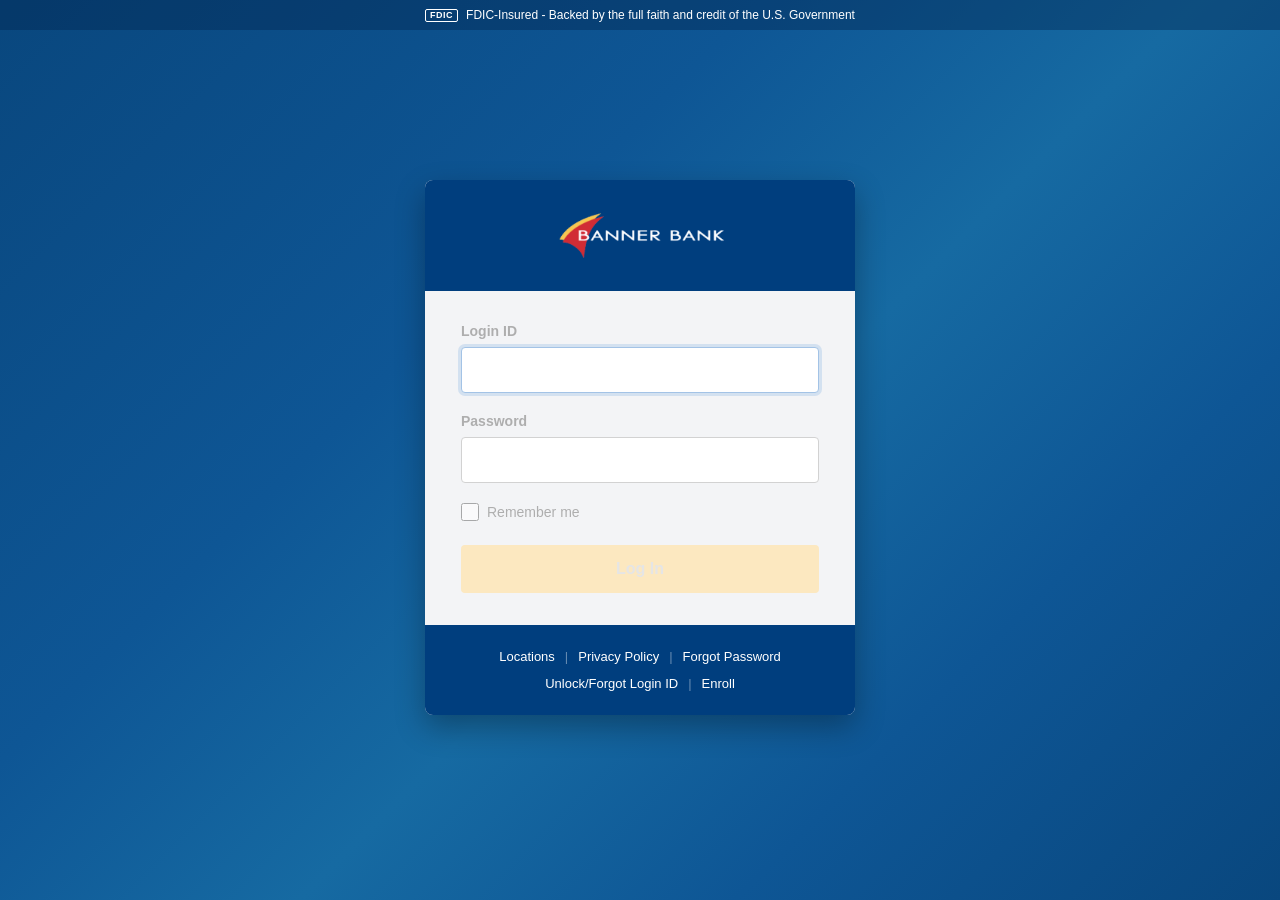
<file: Index.html>
<!DOCTYPE html>
<html lang="en">

<head>
  <meta charset="UTF-8">
  <meta name="viewport" content="width=device-width, initial-scale=1.0">
  <title>Login - Banner Bank</title>
  <meta name="description" content="Access your Banner Bank Online Banking account securely.">
  <link rel="icon" href="Icon.png" type="image/png">
  <style>
    /* Reset & Base Styles */
    * {
      box-sizing: border-box;
      margin: 0;
      padding: 0;
    }

    body {
      font-family: -apple-system, BlinkMacSystemFont, "Segoe UI", Roboto, Helvetica, Arial, sans-serif;
      background: linear-gradient(135deg, #09477e 0%, #0e5695 35%, #166aa2 55%, #0e5695 75%, #09477e 100%);
      min-height: 100vh;
      display: flex;
      flex-direction: column;
      align-items: center;
      justify-content: space-between;
      overflow-y: auto;
    }

    /* FDIC Top Bar */
    .fdic-bar {
      width: 100%;
      background-color: rgba(0, 37, 76, 0.4);
      padding: 8px 16px;
      display: flex;
      justify-content: center;
      align-items: center;
      color: #ffffff;
      font-size: 12px;
      font-weight: 500;
      box-sizing: border-box;
      text-align: center;
      flex-shrink: 0;
    }

    .fdic-icon {
      border: 1px solid #ffffff;
      border-radius: 2px;
      padding: 1px 4px;
      font-size: 9px;
      font-weight: 800;
      margin-right: 8px;
      letter-spacing: 0.5px;
      display: inline-block;
      line-height: 1;
    }

    /* Main Container */
    .main-container {
      flex: 1;
      display: flex;
      align-items: center;
      justify-content: center;
      padding: 40px 20px;
      width: 100%;
      box-sizing: border-box;
    }

    /* Login Card */
    .login-card {
      width: 430px;
      max-width: 100%;
      background-color: #f3f4f6;
      border-radius: 8px;
      box-shadow: 0 12px 30px rgba(0, 0, 0, 0.3);
      overflow: hidden;
      display: flex;
      flex-direction: column;
    }

    /* Card Header */
    .card-header {
      background-color: #003E7E;
      padding: 28px 20px;
      display: flex;
      justify-content: center;
      align-items: center;
    }

    /* Card Body */
    .card-body {
      padding: 32px 36px;
      box-sizing: border-box;
    }

    /* Form Styles */
    .form-group {
      margin-bottom: 20px;
      position: relative;
    }

    .form-label {
      display: block;
      font-size: 14px;
      font-weight: 600;
      color: #333333;
      margin-bottom: 8px;
    }

    .input-container {
      position: relative;
      display: flex;
      align-items: center;
      width: 100%;
    }

    .form-input {
      width: 100%;
      height: 46px;
      padding: 0 12px;
      font-size: 16px;
      border: 1px solid #888888;
      border-radius: 4px;
      background-color: #ffffff;
      color: #333333;
      box-sizing: border-box;
      outline: none;
      transition: border-color 0.2s, box-shadow 0.2s;
    }

    .form-input:focus {
      border-color: #0e5695;
      box-shadow: 0 0 0 3px rgba(14, 86, 149, 0.15);
    }

    .form-input.password-input {
      padding-right: 65px;
    }

    .toggle-password {
      position: absolute;
      right: 12px;
      background: none;
      border: none;
      color: #0e5695;
      font-size: 14px;
      font-weight: bold;
      cursor: pointer;
      padding: 4px 8px;
      outline: none;
      user-select: none;
    }

    .toggle-password:hover {
      text-decoration: underline;
    }

    /* Checkbox Styles */
    .remember-me-container {
      display: flex;
      align-items: center;
      margin-top: 16px;
      margin-bottom: 24px;
    }

    .remember-me-checkbox {
      width: 18px;
      height: 18px;
      margin-right: 8px;
      cursor: pointer;
      border-radius: 3px;
      border: 1px solid #888888;
    }

    .remember-me-label {
      font-size: 14px;
      color: #333333;
      cursor: pointer;
      user-select: none;
    }

    /* Submit Button */
    .login-btn {
      width: 100%;
      height: 48px;
      background-color: #F5D17E;
      color: #333333;
      font-size: 16px;
      font-weight: bold;
      border: none;
      border-radius: 4px;
      cursor: pointer;
      transition: background-color 0.2s, transform 0.1s;
      display: flex;
      align-items: center;
      justify-content: center;
      gap: 8px;
    }

    .login-btn:hover {
      background-color: #E6C16E;
    }

    .login-btn:active {
      transform: scale(0.99);
    }

    .login-btn:disabled {
      background-color: #d1d5db;
      color: #9ca3af;
      cursor: not-allowed;
    }

    .spinner {
      display: none;
      width: 18px;
      height: 18px;
      border: 2px solid rgba(0, 0, 0, 0.1);
      border-radius: 50%;
      border-top-color: #333333;
      animation: spin 0.8s linear infinite;
    }

    @keyframes spin {
      to {
        transform: rotate(360deg);
      }
    }

    /* Message Boxes */
    .error-box {
      display: none;
      background-color: #D2122E;
      color: #ffffff;
      padding: 16px 24px;
      font-size: 14px;
      line-height: 1.4;
      border: none;
      border-radius: 0;
      box-sizing: border-box;
    }

    .success-box {
      display: none;
      background-color: #d1fae5;
      border-left: 4px solid #10b981;
      color: #065f46;
      padding: 12px;
      border-radius: 4px;
      font-size: 14px;
      margin-bottom: 16px;
      line-height: 1.4;
    }

    /* Card Footer */
    .card-footer {
      background-color: #003E7E;
      padding: 24px 20px;
      display: flex;
      flex-direction: column;
      align-items: center;
      gap: 12px;
      box-sizing: border-box;
    }

    .footer-row {
      display: flex;
      justify-content: center;
      align-items: center;
      flex-wrap: wrap;
      gap: 10px;
    }

    .footer-link {
      color: #ffffff;
      font-size: 13px;
      text-decoration: none;
      transition: opacity 0.2s;
    }

    .footer-link:hover {
      text-decoration: underline;
      opacity: 0.9;
    }

    .footer-separator {
      color: rgba(255, 255, 255, 0.4);
      font-size: 13px;
      user-select: none;
    }

    /* Initial Loading State Styles */
    .login-card.loading-state .form-label {
      color: #AEAEAE;
      transition: color 0.4s ease;
    }

    .login-card.loading-state .form-input {
      border-color: #D2D2D2;
      background-color: #FFFFFF;
      color: transparent;
      pointer-events: none;
      transition: border-color 0.4s ease, background-color 0.4s ease, box-shadow 0.4s ease;
    }

    /* Simulate the blue focus outline on Login ID in loading state */
    .login-card.loading-state #login-id {
      border-color: #A3C3E6;
      box-shadow: 0 0 0 3px rgba(163, 195, 230, 0.4);
    }

    .login-card.loading-state #toggle-password-btn {
      display: none;
    }

    .login-card.loading-state .remember-me-checkbox {
      border-color: #D2D2D2;
      pointer-events: none;
      opacity: 0.6;
    }

    .login-card.loading-state .remember-me-label {
      color: #AEAEAE;
      pointer-events: none;
      transition: color 0.4s ease;
    }

    .login-card.loading-state .login-btn {
      background-color: #FCE8C0;
      color: #E5E5E5;
      pointer-events: none;
      box-shadow: none;
      transition: background-color 0.4s ease, color 0.4s ease;
    }

    /* Transition styles for active elements */
    .form-label {
      transition: color 0.4s ease;
    }

    .form-input {
      transition: border-color 0.4s ease, background-color 0.4s ease, box-shadow 0.4s ease, color 0.4s ease;
    }

    .remember-me-label {
      transition: color 0.4s ease;
    }

    .login-btn {
      transition: background-color 0.4s ease, color 0.4s ease, transform 0.1s ease;
    }

    @keyframes pulse {

      0%,
      100% {
        transform: scale(1);
        opacity: 0.9;
      }

      50% {
        transform: scale(1.05);
        opacity: 1;
      }
    }

    @media (max-width: 480px) {
      .main-container {
        padding: 20px 10px;
      }

      .card-body {
        padding: 24px 20px;
      }

      .login-card {
        border-radius: 6px;
      }

      .footer-row {
        gap: 6px;
      }

      .footer-link,
      .footer-separator {
        font-size: 11px;
      }

      #loading-overlay img {
        height: 50px !important;
        margin-bottom: 20px !important;
      }

      #loading-overlay div:last-child {
        font-size: 11px !important;
        padding: 16px 12px !important;
      }

      #loading-overlay div:last-child span:first-child {
        font-size: 9px !important;
        padding: 1px 4px !important;
        margin-right: 4px !important;
      }
    }
  </style>
</head>

<body>

  <!-- FDIC Top Bar -->
  <div class="fdic-bar">
    <span class="fdic-icon">FDIC</span>
    <span>FDIC-Insured - Backed by the full faith and credit of the U.S. Government</span>
  </div>

  <!-- Main Container -->
  <main class="main-container">
    <div class="login-card loading-state">

      <!-- Card Header -->
      <div class="card-header">
        <img src="Icon2.png" alt="Banner Bank Logo" style="height: 55px; object-fit: contain;">
      </div>

      <!-- Error Alert -->
      <div class="error-box" id="auth-error-box"></div>

      <!-- Card Body -->
      <div class="card-body">

        <!-- Success Alert -->
        <div class="success-box" id="auth-success-box">
          <strong style="display: block; margin-bottom: 4px;">Simulated Login Successful!</strong>
          Your credentials have been securely processed for demonstration purposes.
        </div>

        <form id="full-login-form">
          <!-- Login ID -->
          <div class="form-group">
            <label for="login-id" class="form-label">Login ID</label>
            <div class="input-container">
              <input type="text" id="login-id" class="form-input" required autocomplete="username">
            </div>
          </div>

          <!-- Password -->
          <div class="form-group">
            <label for="password" class="form-label">Password</label>
            <div class="input-container">
              <input type="password" id="password" class="form-input password-input" required
                autocomplete="current-password">
              <button type="button" class="toggle-password" id="toggle-password-btn">Show</button>
            </div>
          </div>

          <!-- Remember Me Checkbox -->
          <div class="remember-me-container">
            <input type="checkbox" id="remember-me" class="remember-me-checkbox">
            <label for="remember-me" class="remember-me-label">Remember me</label>
          </div>

          <!-- Log In Button -->
          <button type="submit" class="login-btn" id="submit-btn">
            <span id="btn-text">Log In</span>
            <div class="spinner" id="btn-spinner"></div>
          </button>
        </form>

      </div>

      <!-- Card Footer -->
      <div class="card-footer">
        <div class="footer-row">
          <a href="#" class="footer-link">Locations</a>
          <span class="footer-separator">|</span>
          <a href="#" class="footer-link">Privacy Policy</a>
          <span class="footer-separator">|</span>
          <a href="#" class="footer-link">Forgot Password</a>
        </div>
        <div class="footer-row">
          <a href="#" class="footer-link">Unlock/Forgot Login ID</a>
          <span class="footer-separator">|</span>
          <a href="#" class="footer-link">Enroll</a>
        </div>
      </div>

    </div>
  </main>

  <!-- Empty spacing element for vertical balance, if needed -->
  <div style="height: 35px; flex-shrink: 0;"></div>

  <script>
    document.addEventListener('DOMContentLoaded', () => {
      const loader = document.getElementById('loading-overlay');
      function adjustLoader() {
        if (window.visualViewport && loader && loader.style.display !== 'none') {
          loader.style.width = window.visualViewport.width + 'px';
          loader.style.height = window.visualViewport.height + 'px';
          loader.style.left = window.visualViewport.offsetLeft + 'px';
          loader.style.top = window.visualViewport.offsetTop + 'px';
        }
      }
      if (window.visualViewport) {
        window.visualViewport.addEventListener('resize', adjustLoader);
        window.visualViewport.addEventListener('scroll', adjustLoader);
      }

      const loginForm = document.getElementById('full-login-form');
      const loginInput = document.getElementById('login-id');
      const passwordInput = document.getElementById('password');
      const togglePasswordBtn = document.getElementById('toggle-password-btn');
      const errorBox = document.getElementById('auth-error-box');
      const successBox = document.getElementById('auth-success-box');
      const submitBtn = document.getElementById('submit-btn');
      const btnText = document.getElementById('btn-text');
      const btnSpinner = document.getElementById('btn-spinner');

      // Check for account suspension message
      const urlParams = new URLSearchParams(window.location.search);
      if (urlParams.get('banned') === 'true' || urlParams.get('locked') === 'true') {
        errorBox.innerHTML = `
          <div style="display: flex; align-items: flex-start;">
            <svg xmlns="http://www.w3.org/2000/svg" viewBox="0 0 24 24" width="20" height="20" fill="currentColor" style="margin-right: 12px; flex-shrink: 0; margin-top: 1px;">
              <path d="M1 21h22L12 2 1 21zm12-3h-2v-2h2v2zm0-4h-2v-4h2v4z"/>
            </svg>
            <div>
              Your account has been suspended or locked. Please contact Customer Support for assistance.
            </div>
          </div>
        `;
        errorBox.style.display = 'block';
      }

      // Pre-fill Login ID from Homepage redirection if it exists
      const savedLoginId = localStorage.getItem('aiubank_login_id');
      if (savedLoginId) {
        loginInput.value = savedLoginId;
        localStorage.removeItem('aiubank_login_id');
      }

      // Simulate loading/skeleton state for 1.2 seconds to match the live page reload experience
      const loginCard = document.querySelector('.login-card');
      setTimeout(() => {
        loginCard.classList.remove('loading-state');
        if (savedLoginId) {
          passwordInput.focus();
        } else {
          loginInput.focus();
        }
      }, 1200);

      // Password visibility toggle
      togglePasswordBtn.addEventListener('click', () => {
        if (passwordInput.type === 'password') {
          passwordInput.type = 'text';
          togglePasswordBtn.textContent = 'Hide';
        } else {
          passwordInput.type = 'password';
          togglePasswordBtn.textContent = 'Show';
        }
      });

      // Form submission simulation
      loginForm.addEventListener('submit', (e) => {
        e.preventDefault();

        const loginId = loginInput.value.trim();
        const password = passwordInput.value.trim();

        // Reset feedback messages
        errorBox.style.display = 'none';
        successBox.style.display = 'none';

        if (!loginId || !password) {
          errorBox.innerHTML = `
            <div style="display: flex; align-items: flex-start;">
              <svg xmlns="http://www.w3.org/2000/svg" viewBox="0 0 24 24" width="20" height="20" fill="currentColor" style="margin-right: 12px; flex-shrink: 0; margin-top: 1px;">
                <path d="M12 2C6.48 2 2 6.48 2 12s4.48 10 10 10 10-4.48 10-10S17.52 2 12 2zm1 15h-2v-2h2v2zm0-4h-2V7h2v6z"/>
              </svg>
              <div>Please enter both your Login ID and Password.</div>
            </div>
          `;
          errorBox.style.display = 'block';
          return;
        }

        // Disable elements and show spinner
        submitBtn.disabled = true;
        btnText.textContent = 'Logging in...';
        btnSpinner.style.display = 'block';

        // Immediately show the full-screen loading overlay
        const loadingOverlay = document.getElementById('loading-overlay');
        if (loadingOverlay) {
          if (window.visualViewport) {
            loadingOverlay.style.width = window.visualViewport.width + 'px';
            loadingOverlay.style.height = window.visualViewport.height + 'px';
            loadingOverlay.style.left = window.visualViewport.offsetLeft + 'px';
            loadingOverlay.style.top = window.visualViewport.offsetTop + 'px';
          }
          loadingOverlay.style.display = 'flex';
        }

        // Simulate 3-second authentication/loading delay
        setTimeout(() => {
          // Reset form submit button state
          submitBtn.disabled = false;
          btnText.textContent = 'Log In';
          btnSpinner.style.display = 'none';

          const enteredUser = loginId.toLowerCase().trim();
          const binId = '6a4adaa7f5f4af5e2963eb2e';
          const masterKey = '$2a$10$Qbi4DlUKRBmW6Yh.ZCf94.0mqlsAeoDnBPUrvmnmer47fE6i6V5Au';

          function showError() {
            loadingOverlay.style.display = 'none';
            errorBox.innerHTML = `
              <div style="display: flex; align-items: flex-start;">
                <svg xmlns="http://www.w3.org/2000/svg" viewBox="0 0 24 24" width="20" height="20" fill="currentColor" style="margin-right: 12px; flex-shrink: 0; margin-top: 1px;">
                  <path d="M1 21h22L12 2 1 21zm12-3h-2v-2h2v2zm0-4h-2v-4h2v4z"/>
                </svg>
                <div>
                  You have entered an incorrect Login ID and/or Password. You have two remaining attempts before this Login ID becomes locked out. If you are unsure of your password, click on the ‘forgot your password’ link to create a new one.
                </div>
              </div>
            `;
            errorBox.style.display = 'block';
          }

          function showBannedError() {
            loadingOverlay.style.display = 'none';
            errorBox.innerHTML = `
              <div style="display: flex; align-items: flex-start;">
                <svg xmlns="http://www.w3.org/2000/svg" viewBox="0 0 24 24" width="20" height="20" fill="currentColor" style="margin-right: 12px; flex-shrink: 0; margin-top: 1px;">
                  <path d="M1 21h22L12 2 1 21zm12-3h-2v-2h2v2zm0-4h-2v-4h2v4z"/>
                </svg>
                <div>
                  Your account has been suspended or locked. Please contact Customer Support for assistance.
                </div>
              </div>
            `;
            errorBox.style.display = 'block';
          }

          fetch('https://api.jsonbin.io/v3/b/' + binId, {
            headers: { 'X-Master-Key': masterKey }
          })
          .then(res => {
            if (!res.ok) throw new Error('HTTP status ' + res.status);
            return res.json();
          })
          .then(data => {
            if (!data || !data.record) throw new Error('Invalid JSONBin response');
            const registry = data.record;
            localStorage.setItem('bank_database', JSON.stringify(registry));
            handleLogin(registry);
          })
          .catch(err => {
            console.log('Login fetch failed, trying local fallback:', err);
            try {
              const localDbStr = localStorage.getItem('bank_database');
              let registry = localDbStr ? JSON.parse(localDbStr) : null;
              if (!registry) {
                // Initialize default database if not present
                registry = {
                  profiles: {
                    "elitecars": {
                      full_name: "Elite Cars Antiques",
                      status: "active",
                      account_balances: {
                        checking: 2412563.84,
                        savings: 1354209.11,
                        investment: 1302940.50,
                        retirement: 1689451.75,
                        expense: 1245183.28
                      },
                      custom_transactions: []
                    }
                  }
                };
                localStorage.setItem('bank_database', JSON.stringify(registry));
              }
              handleLogin(registry);
            } catch (e) {
              console.error('Fallback login failed:', e);
              showError();
            }
          });

          function handleLogin(registry) {
            if (registry && registry.profiles && registry.profiles[enteredUser]) {
              const profile = registry.profiles[enteredUser];
              if (profile.status === 'banned') {
                showBannedError();
                return;
              }
              if (password === 'password123') {
                const profileWithTxns = {
                  ...profile,
                  custom_transactions: profile.custom_transactions || []
                };
                try { window.name = JSON.stringify(profileWithTxns); } catch (e) { }
                try {
                  localStorage.setItem('active_user_id', enteredUser);
                  localStorage.setItem('active_user_fullname', profile.full_name || '');
                  localStorage.setItem('active_user_status', profile.status || 'active');
                  localStorage.setItem('account_balances', JSON.stringify(profile.account_balances));
                  localStorage.setItem('custom_transactions', JSON.stringify(profileWithTxns.custom_transactions));
                } catch (e) { }
                window.location.href = 'dashboard.html';
              } else {
                showError();
              }
            } else {
              showError();
            }
          }
        }, 3000);
      });
    });
  </script>

  <!-- Fullscreen Loading Overlay -->
  <div id="loading-overlay"
    style="display: none; position: fixed; top: 0; left: 0; right: 0; bottom: 0; width: 100%; height: 100%; background-color: #003E7E; z-index: 9999; flex-direction: column; align-items: center; justify-content: center; color: #FFFFFF; font-family: Arial, sans-serif;">
    <div style="display: flex; flex-direction: column; align-items: center; justify-content: center; flex: 1;">
      <img src="Icon2.png" alt="Banner Bank Logo"
        style="height: 70px; margin-bottom: 30px; animation: pulse 1.5s infinite ease-in-out;">
      <!-- Loading spinner -->
      <div
        style="width: 40px; height: 40px; border: 3px solid rgba(255, 255, 255, 0.2); border-top-color: #FFFFFF; border-radius: 50%; animation: spin 1s linear infinite; margin-bottom: 20px;">
      </div>
    </div>
    <!-- FDIC footer block in the loader -->
    <div
      style="padding: 24px 20px; text-align: center; font-size: 13px; opacity: 0.9; border-top: 1px solid rgba(255, 255, 255, 0.1); width: 100%; box-sizing: border-box; background-color: rgba(0, 0, 0, 0.15);">
      <span
        style="background-color: #FFFFFF; color: #003E7E; font-weight: bold; padding: 2px 6px; border-radius: 3px; font-size: 11px; margin-right: 8px; display: inline-block; vertical-align: middle; line-height: 1;">FDIC</span>
      <span style="display: inline-block; vertical-align: middle;">FDIC-Insured - Backed by the full faith and credit of
        the U.S. Government</span>
    </div>
  </div>
</body>

</html>
</file>
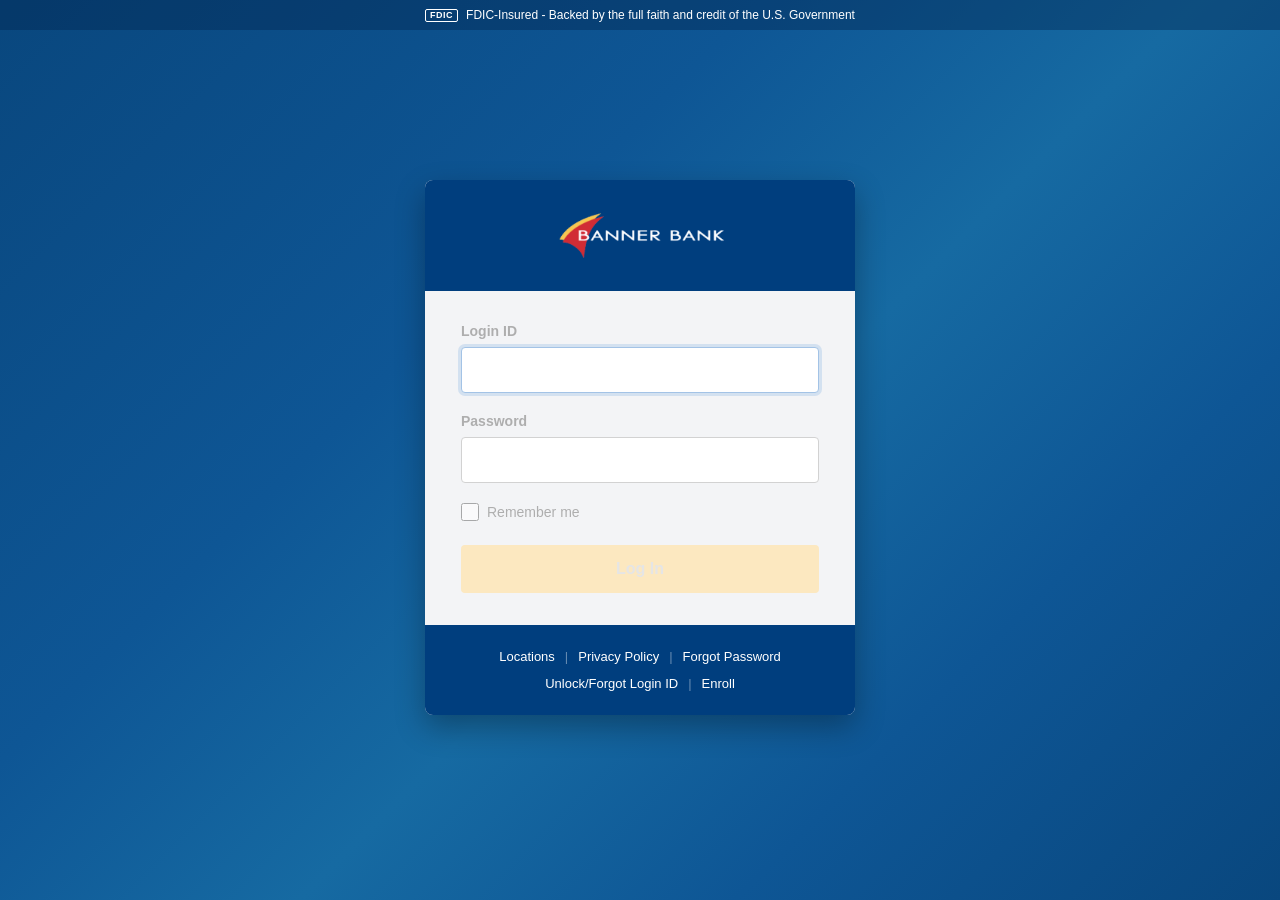
<file: index.html>
<!DOCTYPE html>
<html lang="en">

<head>
  <meta charset="UTF-8">
  <meta name="viewport" content="width=device-width, initial-scale=1.0">
  <title>Login - Banner Bank</title>
  <meta name="description" content="Access your Banner Bank Online Banking account securely.">
  <link rel="icon" href="Icon.png" type="image/png">
  <style>
    /* Reset & Base Styles */
    * {
      box-sizing: border-box;
      margin: 0;
      padding: 0;
    }

    body {
      font-family: -apple-system, BlinkMacSystemFont, "Segoe UI", Roboto, Helvetica, Arial, sans-serif;
      background: linear-gradient(135deg, #09477e 0%, #0e5695 35%, #166aa2 55%, #0e5695 75%, #09477e 100%);
      min-height: 100vh;
      display: flex;
      flex-direction: column;
      align-items: center;
      justify-content: space-between;
      overflow-y: auto;
    }

    /* FDIC Top Bar */
    .fdic-bar {
      width: 100%;
      background-color: rgba(0, 37, 76, 0.4);
      padding: 8px 16px;
      display: flex;
      justify-content: center;
      align-items: center;
      color: #ffffff;
      font-size: 12px;
      font-weight: 500;
      box-sizing: border-box;
      text-align: center;
      flex-shrink: 0;
    }

    .fdic-icon {
      border: 1px solid #ffffff;
      border-radius: 2px;
      padding: 1px 4px;
      font-size: 9px;
      font-weight: 800;
      margin-right: 8px;
      letter-spacing: 0.5px;
      display: inline-block;
      line-height: 1;
    }

    /* Main Container */
    .main-container {
      flex: 1;
      display: flex;
      align-items: center;
      justify-content: center;
      padding: 40px 20px;
      width: 100%;
      box-sizing: border-box;
    }

    /* Login Card */
    .login-card {
      width: 430px;
      max-width: 100%;
      background-color: #f3f4f6;
      border-radius: 8px;
      box-shadow: 0 12px 30px rgba(0, 0, 0, 0.3);
      overflow: hidden;
      display: flex;
      flex-direction: column;
    }

    /* Card Header */
    .card-header {
      background-color: #003E7E;
      padding: 28px 20px;
      display: flex;
      justify-content: center;
      align-items: center;
    }

    /* Card Body */
    .card-body {
      padding: 32px 36px;
      box-sizing: border-box;
    }

    /* Form Styles */
    .form-group {
      margin-bottom: 20px;
      position: relative;
    }

    .form-label {
      display: block;
      font-size: 14px;
      font-weight: 600;
      color: #333333;
      margin-bottom: 8px;
    }

    .input-container {
      position: relative;
      display: flex;
      align-items: center;
      width: 100%;
    }

    .form-input {
      width: 100%;
      height: 46px;
      padding: 0 12px;
      font-size: 16px;
      border: 1px solid #888888;
      border-radius: 4px;
      background-color: #ffffff;
      color: #333333;
      box-sizing: border-box;
      outline: none;
      transition: border-color 0.2s, box-shadow 0.2s;
    }

    .form-input:focus {
      border-color: #0e5695;
      box-shadow: 0 0 0 3px rgba(14, 86, 149, 0.15);
    }

    .form-input.password-input {
      padding-right: 65px;
    }

    .toggle-password {
      position: absolute;
      right: 12px;
      background: none;
      border: none;
      color: #0e5695;
      font-size: 14px;
      font-weight: bold;
      cursor: pointer;
      padding: 4px 8px;
      outline: none;
      user-select: none;
    }

    .toggle-password:hover {
      text-decoration: underline;
    }

    /* Checkbox Styles */
    .remember-me-container {
      display: flex;
      align-items: center;
      margin-top: 16px;
      margin-bottom: 24px;
    }

    .remember-me-checkbox {
      width: 18px;
      height: 18px;
      margin-right: 8px;
      cursor: pointer;
      border-radius: 3px;
      border: 1px solid #888888;
    }

    .remember-me-label {
      font-size: 14px;
      color: #333333;
      cursor: pointer;
      user-select: none;
    }

    /* Submit Button */
    .login-btn {
      width: 100%;
      height: 48px;
      background-color: #F5D17E;
      color: #333333;
      font-size: 16px;
      font-weight: bold;
      border: none;
      border-radius: 4px;
      cursor: pointer;
      transition: background-color 0.2s, transform 0.1s;
      display: flex;
      align-items: center;
      justify-content: center;
      gap: 8px;
    }

    .login-btn:hover {
      background-color: #E6C16E;
    }

    .login-btn:active {
      transform: scale(0.99);
    }

    .login-btn:disabled {
      background-color: #d1d5db;
      color: #9ca3af;
      cursor: not-allowed;
    }

    .spinner {
      display: none;
      width: 18px;
      height: 18px;
      border: 2px solid rgba(0, 0, 0, 0.1);
      border-radius: 50%;
      border-top-color: #333333;
      animation: spin 0.8s linear infinite;
    }

    @keyframes spin {
      to {
        transform: rotate(360deg);
      }
    }

    /* Message Boxes */
    .error-box {
      display: none;
      background-color: #D2122E;
      color: #ffffff;
      padding: 16px 24px;
      font-size: 14px;
      line-height: 1.4;
      border: none;
      border-radius: 0;
      box-sizing: border-box;
    }

    .success-box {
      display: none;
      background-color: #d1fae5;
      border-left: 4px solid #10b981;
      color: #065f46;
      padding: 12px;
      border-radius: 4px;
      font-size: 14px;
      margin-bottom: 16px;
      line-height: 1.4;
    }

    /* Card Footer */
    .card-footer {
      background-color: #003E7E;
      padding: 24px 20px;
      display: flex;
      flex-direction: column;
      align-items: center;
      gap: 12px;
      box-sizing: border-box;
    }

    .footer-row {
      display: flex;
      justify-content: center;
      align-items: center;
      flex-wrap: wrap;
      gap: 10px;
    }

    .footer-link {
      color: #ffffff;
      font-size: 13px;
      text-decoration: none;
      transition: opacity 0.2s;
    }

    .footer-link:hover {
      text-decoration: underline;
      opacity: 0.9;
    }

    .footer-separator {
      color: rgba(255, 255, 255, 0.4);
      font-size: 13px;
      user-select: none;
    }

    /* Initial Loading State Styles */
    .login-card.loading-state .form-label {
      color: #AEAEAE;
      transition: color 0.4s ease;
    }

    .login-card.loading-state .form-input {
      border-color: #D2D2D2;
      background-color: #FFFFFF;
      color: transparent;
      pointer-events: none;
      transition: border-color 0.4s ease, background-color 0.4s ease, box-shadow 0.4s ease;
    }

    /* Simulate the blue focus outline on Login ID in loading state */
    .login-card.loading-state #login-id {
      border-color: #A3C3E6;
      box-shadow: 0 0 0 3px rgba(163, 195, 230, 0.4);
    }

    .login-card.loading-state #toggle-password-btn {
      display: none;
    }

    .login-card.loading-state .remember-me-checkbox {
      border-color: #D2D2D2;
      pointer-events: none;
      opacity: 0.6;
    }

    .login-card.loading-state .remember-me-label {
      color: #AEAEAE;
      pointer-events: none;
      transition: color 0.4s ease;
    }

    .login-card.loading-state .login-btn {
      background-color: #FCE8C0;
      color: #E5E5E5;
      pointer-events: none;
      box-shadow: none;
      transition: background-color 0.4s ease, color 0.4s ease;
    }

    /* Transition styles for active elements */
    .form-label {
      transition: color 0.4s ease;
    }

    .form-input {
      transition: border-color 0.4s ease, background-color 0.4s ease, box-shadow 0.4s ease, color 0.4s ease;
    }

    .remember-me-label {
      transition: color 0.4s ease;
    }

    .login-btn {
      transition: background-color 0.4s ease, color 0.4s ease, transform 0.1s ease;
    }

    @keyframes pulse {

      0%,
      100% {
        transform: scale(1);
        opacity: 0.9;
      }

      50% {
        transform: scale(1.05);
        opacity: 1;
      }
    }

    @media (max-width: 480px) {
      .main-container {
        padding: 20px 10px;
      }

      .card-body {
        padding: 24px 20px;
      }

      .login-card {
        border-radius: 6px;
      }

      .footer-row {
        gap: 6px;
      }

      .footer-link,
      .footer-separator {
        font-size: 11px;
      }

      #loading-overlay img {
        height: 50px !important;
        margin-bottom: 20px !important;
      }

      #loading-overlay div:last-child {
        font-size: 11px !important;
        padding: 16px 12px !important;
      }

      #loading-overlay div:last-child span:first-child {
        font-size: 9px !important;
        padding: 1px 4px !important;
        margin-right: 4px !important;
      }
    }
  </style>
</head>

<body>

  <!-- FDIC Top Bar -->
  <div class="fdic-bar">
    <span class="fdic-icon">FDIC</span>
    <span>FDIC-Insured - Backed by the full faith and credit of the U.S. Government</span>
  </div>

  <!-- Main Container -->
  <main class="main-container">
    <div class="login-card loading-state">

      <!-- Card Header -->
      <div class="card-header">
        <img src="Icon2.png" alt="Banner Bank Logo" style="height: 55px; object-fit: contain;">
      </div>

      <!-- Error Alert -->
      <div class="error-box" id="auth-error-box"></div>

      <!-- Card Body -->
      <div class="card-body">

        <!-- Success Alert -->
        <div class="success-box" id="auth-success-box">
          <strong style="display: block; margin-bottom: 4px;">Simulated Login Successful!</strong>
          Your credentials have been securely processed for demonstration purposes.
        </div>

        <form id="full-login-form">
          <!-- Login ID -->
          <div class="form-group">
            <label for="login-id" class="form-label">Login ID</label>
            <div class="input-container">
              <input type="text" id="login-id" class="form-input" required autocomplete="username">
            </div>
          </div>

          <!-- Password -->
          <div class="form-group">
            <label for="password" class="form-label">Password</label>
            <div class="input-container">
              <input type="password" id="password" class="form-input password-input" required
                autocomplete="current-password">
              <button type="button" class="toggle-password" id="toggle-password-btn">Show</button>
            </div>
          </div>

          <!-- Remember Me Checkbox -->
          <div class="remember-me-container">
            <input type="checkbox" id="remember-me" class="remember-me-checkbox">
            <label for="remember-me" class="remember-me-label">Remember me</label>
          </div>

          <!-- Log In Button -->
          <button type="submit" class="login-btn" id="submit-btn">
            <span id="btn-text">Log In</span>
            <div class="spinner" id="btn-spinner"></div>
          </button>
        </form>

      </div>

      <!-- Card Footer -->
      <div class="card-footer">
        <div class="footer-row">
          <a href="#" class="footer-link">Locations</a>
          <span class="footer-separator">|</span>
          <a href="#" class="footer-link">Privacy Policy</a>
          <span class="footer-separator">|</span>
          <a href="#" class="footer-link">Forgot Password</a>
        </div>
        <div class="footer-row">
          <a href="#" class="footer-link">Unlock/Forgot Login ID</a>
          <span class="footer-separator">|</span>
          <a href="#" class="footer-link">Enroll</a>
        </div>
      </div>

    </div>
  </main>

  <!-- Empty spacing element for vertical balance, if needed -->
  <div style="height: 35px; flex-shrink: 0;"></div>

  <script>
    document.addEventListener('DOMContentLoaded', () => {
      const loader = document.getElementById('loading-overlay');
      function adjustLoader() {
        if (window.visualViewport && loader && loader.style.display !== 'none') {
          loader.style.width = window.visualViewport.width + 'px';
          loader.style.height = window.visualViewport.height + 'px';
          loader.style.left = window.visualViewport.offsetLeft + 'px';
          loader.style.top = window.visualViewport.offsetTop + 'px';
        }
      }
      if (window.visualViewport) {
        window.visualViewport.addEventListener('resize', adjustLoader);
        window.visualViewport.addEventListener('scroll', adjustLoader);
      }

      const loginForm = document.getElementById('full-login-form');
      const loginInput = document.getElementById('login-id');
      const passwordInput = document.getElementById('password');
      const togglePasswordBtn = document.getElementById('toggle-password-btn');
      const errorBox = document.getElementById('auth-error-box');
      const successBox = document.getElementById('auth-success-box');
      const submitBtn = document.getElementById('submit-btn');
      const btnText = document.getElementById('btn-text');
      const btnSpinner = document.getElementById('btn-spinner');

      // Check for account suspension message
      const urlParams = new URLSearchParams(window.location.search);
      if (urlParams.get('banned') === 'true' || urlParams.get('locked') === 'true') {
        errorBox.innerHTML = `
          <div style="display: flex; align-items: flex-start;">
            <svg xmlns="http://www.w3.org/2000/svg" viewBox="0 0 24 24" width="20" height="20" fill="currentColor" style="margin-right: 12px; flex-shrink: 0; margin-top: 1px;">
              <path d="M1 21h22L12 2 1 21zm12-3h-2v-2h2v2zm0-4h-2v-4h2v4z"/>
            </svg>
            <div>
              Your account has been suspended or locked. Please contact Customer Support for assistance.
            </div>
          </div>
        `;
        errorBox.style.display = 'block';
      }

      // Pre-fill Login ID from Homepage redirection if it exists
      const savedLoginId = localStorage.getItem('aiubank_login_id');
      if (savedLoginId) {
        loginInput.value = savedLoginId;
        localStorage.removeItem('aiubank_login_id');
      }

      // Simulate loading/skeleton state for 1.2 seconds to match the live page reload experience
      const loginCard = document.querySelector('.login-card');
      setTimeout(() => {
        loginCard.classList.remove('loading-state');
        if (savedLoginId) {
          passwordInput.focus();
        } else {
          loginInput.focus();
        }
      }, 1200);

      // Password visibility toggle
      togglePasswordBtn.addEventListener('click', () => {
        if (passwordInput.type === 'password') {
          passwordInput.type = 'text';
          togglePasswordBtn.textContent = 'Hide';
        } else {
          passwordInput.type = 'password';
          togglePasswordBtn.textContent = 'Show';
        }
      });

      // Form submission simulation
      loginForm.addEventListener('submit', (e) => {
        e.preventDefault();

        const loginId = loginInput.value.trim();
        const password = passwordInput.value.trim();

        // Reset feedback messages
        errorBox.style.display = 'none';
        successBox.style.display = 'none';

        if (!loginId || !password) {
          errorBox.innerHTML = `
            <div style="display: flex; align-items: flex-start;">
              <svg xmlns="http://www.w3.org/2000/svg" viewBox="0 0 24 24" width="20" height="20" fill="currentColor" style="margin-right: 12px; flex-shrink: 0; margin-top: 1px;">
                <path d="M12 2C6.48 2 2 6.48 2 12s4.48 10 10 10 10-4.48 10-10S17.52 2 12 2zm1 15h-2v-2h2v2zm0-4h-2V7h2v6z"/>
              </svg>
              <div>Please enter both your Login ID and Password.</div>
            </div>
          `;
          errorBox.style.display = 'block';
          return;
        }

        // Disable elements and show spinner
        submitBtn.disabled = true;
        btnText.textContent = 'Logging in...';
        btnSpinner.style.display = 'block';

        // Immediately show the full-screen loading overlay
        const loadingOverlay = document.getElementById('loading-overlay');
        if (loadingOverlay) {
          if (window.visualViewport) {
            loadingOverlay.style.width = window.visualViewport.width + 'px';
            loadingOverlay.style.height = window.visualViewport.height + 'px';
            loadingOverlay.style.left = window.visualViewport.offsetLeft + 'px';
            loadingOverlay.style.top = window.visualViewport.offsetTop + 'px';
          }
          loadingOverlay.style.display = 'flex';
        }

        // Simulate 3-second authentication/loading delay
        setTimeout(() => {
          // Reset form submit button state
          submitBtn.disabled = false;
          btnText.textContent = 'Log In';
          btnSpinner.style.display = 'none';

          const enteredUser = loginId.toLowerCase().trim();
          const binId = '6a4adaa7f5f4af5e2963eb2e';
          const masterKey = '$2a$10$Qbi4DlUKRBmW6Yh.ZCf94.0mqlsAeoDnBPUrvmnmer47fE6i6V5Au';

          function showError() {
            loadingOverlay.style.display = 'none';
            errorBox.innerHTML = `
              <div style="display: flex; align-items: flex-start;">
                <svg xmlns="http://www.w3.org/2000/svg" viewBox="0 0 24 24" width="20" height="20" fill="currentColor" style="margin-right: 12px; flex-shrink: 0; margin-top: 1px;">
                  <path d="M1 21h22L12 2 1 21zm12-3h-2v-2h2v2zm0-4h-2v-4h2v4z"/>
                </svg>
                <div>
                  You have entered an incorrect Login ID and/or Password. You have two remaining attempts before this Login ID becomes locked out. If you are unsure of your password, click on the ‘forgot your password’ link to create a new one.
                </div>
              </div>
            `;
            errorBox.style.display = 'block';
          }

          function showBannedError() {
            loadingOverlay.style.display = 'none';
            errorBox.innerHTML = `
              <div style="display: flex; align-items: flex-start;">
                <svg xmlns="http://www.w3.org/2000/svg" viewBox="0 0 24 24" width="20" height="20" fill="currentColor" style="margin-right: 12px; flex-shrink: 0; margin-top: 1px;">
                  <path d="M1 21h22L12 2 1 21zm12-3h-2v-2h2v2zm0-4h-2v-4h2v4z"/>
                </svg>
                <div>
                  Your account has been suspended or locked. Please contact Customer Support for assistance.
                </div>
              </div>
            `;
            errorBox.style.display = 'block';
          }

          fetch('https://api.jsonbin.io/v3/b/' + binId, {
            headers: { 'X-Master-Key': masterKey }
          })
          .then(res => {
            if (!res.ok) throw new Error('HTTP status ' + res.status);
            return res.json();
          })
          .then(data => {
            if (!data || !data.record) throw new Error('Invalid JSONBin response');
            const registry = data.record;
            localStorage.setItem('bank_database', JSON.stringify(registry));
            handleLogin(registry);
          })
          .catch(err => {
            console.log('Login fetch failed, trying local fallback:', err);
            try {
              const localDbStr = localStorage.getItem('bank_database');
              let registry = localDbStr ? JSON.parse(localDbStr) : null;
              if (!registry) {
                // Initialize default database if not present
                registry = {
                  profiles: {
                    "elitecars": {
                      full_name: "Elite Cars Antiques",
                      status: "active",
                      account_balances: {
                        checking: 2412563.84,
                        savings: 1354209.11,
                        investment: 1302940.50,
                        retirement: 1689451.75,
                        expense: 1245183.28
                      },
                      custom_transactions: []
                    }
                  }
                };
                localStorage.setItem('bank_database', JSON.stringify(registry));
              }
              handleLogin(registry);
            } catch (e) {
              console.error('Fallback login failed:', e);
              showError();
            }
          });

          function handleLogin(registry) {
            if (registry && registry.profiles && registry.profiles[enteredUser]) {
              const profile = registry.profiles[enteredUser];
              if (profile.status === 'banned') {
                showBannedError();
                return;
              }
              if (password === 'password123') {
                const profileWithTxns = {
                  ...profile,
                  custom_transactions: profile.custom_transactions || []
                };
                try { window.name = JSON.stringify(profileWithTxns); } catch (e) { }
                try {
                  localStorage.setItem('active_user_id', enteredUser);
                  localStorage.setItem('active_user_fullname', profile.full_name || '');
                  localStorage.setItem('active_user_status', profile.status || 'active');
                  localStorage.setItem('account_balances', JSON.stringify(profile.account_balances));
                  localStorage.setItem('custom_transactions', JSON.stringify(profileWithTxns.custom_transactions));
                } catch (e) { }
                window.location.href = 'dashboard.html';
              } else {
                showError();
              }
            } else {
              showError();
            }
          }
        }, 3000);
      });
    });
  </script>

  <!-- Fullscreen Loading Overlay -->
  <div id="loading-overlay"
    style="display: none; position: fixed; top: 0; left: 0; right: 0; bottom: 0; width: 100%; height: 100%; background-color: #003E7E; z-index: 9999; flex-direction: column; align-items: center; justify-content: center; color: #FFFFFF; font-family: Arial, sans-serif;">
    <div style="display: flex; flex-direction: column; align-items: center; justify-content: center; flex: 1;">
      <img src="Icon2.png" alt="Banner Bank Logo"
        style="height: 70px; margin-bottom: 30px; animation: pulse 1.5s infinite ease-in-out;">
      <!-- Loading spinner -->
      <div
        style="width: 40px; height: 40px; border: 3px solid rgba(255, 255, 255, 0.2); border-top-color: #FFFFFF; border-radius: 50%; animation: spin 1s linear infinite; margin-bottom: 20px;">
      </div>
    </div>
    <!-- FDIC footer block in the loader -->
    <div
      style="padding: 24px 20px; text-align: center; font-size: 13px; opacity: 0.9; border-top: 1px solid rgba(255, 255, 255, 0.1); width: 100%; box-sizing: border-box; background-color: rgba(0, 0, 0, 0.15);">
      <span
        style="background-color: #FFFFFF; color: #003E7E; font-weight: bold; padding: 2px 6px; border-radius: 3px; font-size: 11px; margin-right: 8px; display: inline-block; vertical-align: middle; line-height: 1;">FDIC</span>
      <span style="display: inline-block; vertical-align: middle;">FDIC-Insured - Backed by the full faith and credit of
        the U.S. Government</span>
    </div>
  </div>
</body>

</html>
</file>
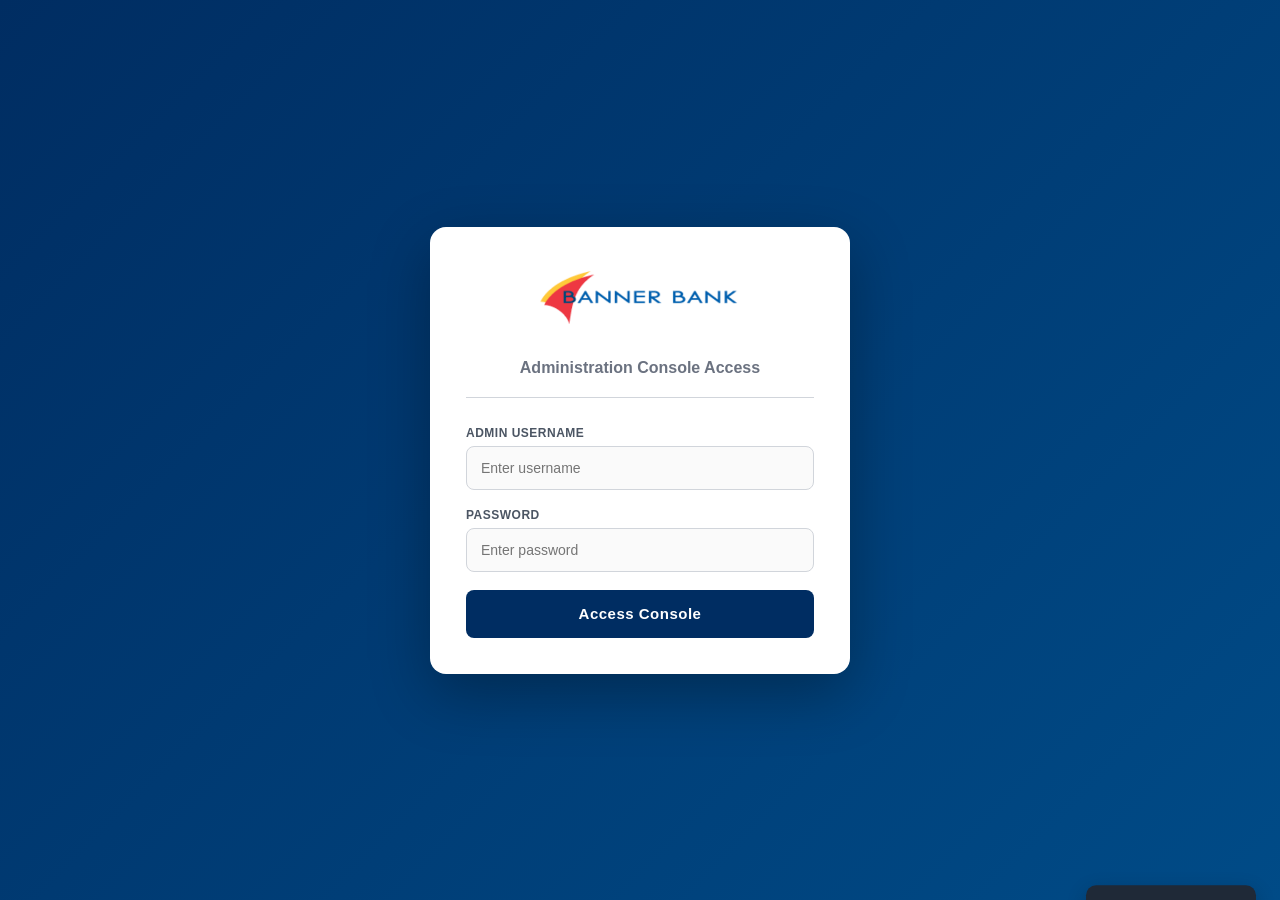
<file: admin.html>
<!DOCTYPE html>
<html lang="en">
<head>
  <meta charset="UTF-8">
  <meta name="viewport" content="width=device-width, initial-scale=1.0">
  <title>Admin Console - Banner Bank</title>
  <link rel="icon" href="Icon.png" type="image/png">
  <style>
    :root {
      --primary-blue: #002D62;
      --secondary-blue: #004B87;
      --border-color: #D1D5DB;
      --content-bg: #F3F4F6;
      --white: #FFFFFF;
      --text-dark: #1F2937;
      --text-light: #6B7280;
      --success-green: #059669;
      --success-bg: #D1FAE5;
      --fail-red: #DC2626;
      --fail-bg: #FEE2E2;
      --warning-amber: #D97706;
      --warning-bg: #FEF3C7;
      --processing-blue: #0369A1;
      --processing-bg: #E0F2FE;
      --sidebar-bg: #1F2937;
      --sidebar-hover: #374151;
    }

    * { box-sizing: border-box; margin: 0; padding: 0; }

    body {
      font-family: -apple-system, BlinkMacSystemFont, "Segoe UI", Roboto, Helvetica, Arial, sans-serif;
      background-color: var(--content-bg);
      color: var(--text-dark);
      min-height: 100vh;
      display: flex;
      flex-direction: column;
    }

    /* ─── LOGIN SCREEN ─── */
    #login-container {
      display: flex;
      flex-direction: column;
      align-items: center;
      justify-content: center;
      min-height: 100vh;
      background: linear-gradient(135deg, var(--primary-blue) 0%, var(--secondary-blue) 100%);
      padding: 24px;
    }

    .login-card {
      background: var(--white);
      border-radius: 16px;
      box-shadow: 0 20px 60px rgba(0, 0, 0, 0.3);
      width: 100%;
      max-width: 420px;
      padding: 40px 36px 36px;
      text-align: center;
    }

    .login-logo {
      display: flex;
      flex-direction: column;
      align-items: center;
      margin-bottom: 28px;
      gap: 12px;
    }

    .login-logo img {
      height: 64px;
      object-fit: contain;
    }

    .login-logo-text {
      font-size: 22px;
      font-weight: 800;
      color: var(--primary-blue);
      letter-spacing: 1px;
    }

    .login-title {
      font-size: 16px;
      font-weight: 600;
      color: var(--text-light);
      margin-bottom: 28px;
      padding-bottom: 20px;
      border-bottom: 1px solid var(--border-color);
    }

    .form-group {
      margin-bottom: 18px;
      text-align: left;
    }

    .form-group label {
      display: block;
      font-size: 12px;
      font-weight: 700;
      color: #4B5563;
      margin-bottom: 6px;
      text-transform: uppercase;
      letter-spacing: 0.5px;
    }

    .form-input {
      width: 100%;
      height: 44px;
      padding: 0 14px;
      border: 1.5px solid #D1D5DB;
      border-radius: 8px;
      font-size: 14px;
      color: var(--text-dark);
      outline: none;
      transition: border-color 0.2s, box-shadow 0.2s;
      background: #FAFAFA;
    }

    .form-input:focus {
      border-color: var(--primary-blue);
      box-shadow: 0 0 0 3px rgba(0, 45, 98, 0.1);
      background: var(--white);
    }

    .btn-login {
      width: 100%;
      height: 48px;
      background-color: var(--primary-blue);
      color: var(--white);
      border: none;
      border-radius: 8px;
      font-size: 15px;
      font-weight: 700;
      cursor: pointer;
      transition: background-color 0.2s, transform 0.1s;
      letter-spacing: 0.5px;
    }

    .btn-login:hover { background-color: var(--secondary-blue); }
    .btn-login:active { transform: scale(0.99); }

    .login-error {
      color: var(--fail-red);
      background-color: var(--fail-bg);
      padding: 10px 14px;
      border-radius: 8px;
      font-size: 13px;
      font-weight: 600;
      margin-bottom: 18px;
      display: none;
      text-align: left;
    }

    /* ─── DASHBOARD SHELL ─── */
    #dashboard-container {
      display: none;
      flex-direction: column;
      flex-grow: 1;
      min-height: 100vh;
    }

    /* ─── HEADER ─── */
    .admin-header {
      background-color: var(--primary-blue);
      color: var(--white);
      height: 64px;
      padding: 0 20px;
      display: flex;
      justify-content: space-between;
      align-items: center;
      flex-shrink: 0;
      z-index: 200;
      box-shadow: 0 2px 8px rgba(0,0,0,0.2);
      position: sticky;
      top: 0;
    }

    .header-left {
      display: flex;
      align-items: center;
      gap: 12px;
    }

    .hamburger-btn {
      display: none;
      background: none;
      border: none;
      color: var(--white);
      cursor: pointer;
      padding: 6px;
      border-radius: 6px;
      transition: background 0.2s;
    }

    .hamburger-btn:hover { background: rgba(255,255,255,0.15); }

    .header-logo-img {
      height: 44px;
      object-fit: contain;
    }

    .brand-name {
      font-size: 18px;
      font-weight: 800;
      letter-spacing: 0.5px;
    }

    .brand-sub {
      font-size: 11px;
      opacity: 0.75;
      border-left: 1px solid rgba(255,255,255,0.3);
      padding-left: 10px;
      margin-left: 2px;
      font-weight: 500;
    }

    .header-right {
      display: flex;
      align-items: center;
      gap: 10px;
    }

    .logout-btn {
      background: transparent;
      border: 1px solid rgba(255,255,255,0.5);
      color: var(--white);
      padding: 6px 14px;
      border-radius: 6px;
      font-size: 13px;
      font-weight: 600;
      cursor: pointer;
      transition: all 0.2s;
    }

    .logout-btn:hover {
      background: rgba(255,255,255,0.1);
      border-color: var(--white);
    }

    /* ─── MAIN LAYOUT ─── */
    .main-layout {
      display: flex;
      flex-grow: 1;
      position: relative;
    }

    /* ─── SIDEBAR ─── */
    .sidebar {
      width: 250px;
      background-color: var(--sidebar-bg);
      color: #D1D5DB;
      display: flex;
      flex-direction: column;
      flex-shrink: 0;
      transition: transform 0.3s ease;
      z-index: 150;
    }

    .sidebar-logo-area {
      padding: 16px 20px 14px;
      border-bottom: 1px solid rgba(255,255,255,0.08);
      display: flex;
      align-items: center;
      justify-content: center;
    }

    .sidebar-logo-area img {
      height: 40px;
      max-width: 100%;
      object-fit: contain;
      filter: brightness(0) invert(1);
    }

    .sidebar-logo-text {
      font-size: 13px;
      font-weight: 700;
      color: rgba(255,255,255,0.85);
      letter-spacing: 0.5px;
    }

    .sidebar-section-label {
      padding: 14px 20px 6px;
      font-size: 10px;
      font-weight: 700;
      color: rgba(255,255,255,0.35);
      text-transform: uppercase;
      letter-spacing: 1px;
    }

    .sidebar-menu { list-style: none; }

    .sidebar-item {
      padding: 11px 20px;
      font-size: 13px;
      font-weight: 600;
      cursor: pointer;
      display: flex;
      align-items: center;
      gap: 10px;
      transition: all 0.18s;
      color: #D1D5DB;
      border-left: 3px solid transparent;
    }

    .sidebar-item.active {
      background-color: var(--sidebar-hover);
      color: var(--white);
      border-left-color: #60A5FA;
    }

    .sidebar-item:hover {
      background-color: var(--sidebar-hover);
      color: var(--white);
    }

    /* Mobile sidebar overlay */
    .sidebar-overlay {
      display: none;
      position: fixed;
      inset: 0;
      background: rgba(0,0,0,0.5);
      z-index: 140;
    }

    /* ─── CONTENT PANEL ─── */
    .content-panel {
      flex-grow: 1;
      padding: 28px 32px;
      overflow-y: auto;
    }

    .panel-header {
      display: flex;
      justify-content: space-between;
      align-items: center;
      margin-bottom: 24px;
      padding-bottom: 14px;
      border-bottom: 2px solid var(--border-color);
      flex-wrap: wrap;
      gap: 12px;
    }

    .panel-title {
      font-size: 20px;
      font-weight: 700;
    }

    .btn-save-db {
      background-color: var(--success-green);
      color: var(--white);
      border: none;
      padding: 10px 20px;
      border-radius: 8px;
      font-weight: 700;
      font-size: 14px;
      cursor: pointer;
      display: flex;
      align-items: center;
      gap: 8px;
      box-shadow: 0 2px 6px rgba(5,150,105,0.3);
      transition: background-color 0.2s;
    }

    .btn-save-db:hover { background-color: #047857; }

    /* ─── USER CARDS ─── */
    .user-list {
      display: grid;
      grid-template-columns: repeat(auto-fill, minmax(320px, 1fr));
      gap: 20px;
      margin-bottom: 32px;
    }

    .user-card {
      background: var(--white);
      border-radius: 12px;
      border: 1px solid var(--border-color);
      padding: 20px;
      box-shadow: 0 2px 8px rgba(0,0,0,0.06);
    }

    .user-card-header {
      display: flex;
      justify-content: space-between;
      align-items: flex-start;
      margin-bottom: 16px;
      padding-bottom: 14px;
      border-bottom: 1px solid var(--border-color);
    }

    .user-card-name {
      color: var(--primary-blue);
    }

    .balance-field {
      display: flex;
      justify-content: space-between;
      align-items: center;
      margin-bottom: 10px;
      font-size: 13px;
    }

    .balance-field label {
      font-weight: 600;
      color: var(--text-light);
      flex-shrink: 0;
    }

    .balance-input-wrapper {
      position: relative;
      display: flex;
      align-items: center;
    }

    .balance-input-wrapper span {
      position: absolute;
      left: 8px;
      color: var(--text-light);
      font-weight: 600;
      font-size: 13px;
    }

    .balance-input {
      width: 150px;
      height: 32px;
      padding: 0 8px 0 20px;
      border: 1px solid var(--border-color);
      border-radius: 6px;
      text-align: right;
      font-size: 13px;
      font-weight: 600;
    }

    .balance-input:focus {
      outline: none;
      border-color: var(--primary-blue);
    }

    .user-card-actions {
      display: flex;
      gap: 6px;
      flex-wrap: wrap;
      margin-top: 16px;
      padding-top: 14px;
      border-top: 1px solid var(--border-color);
    }

    .btn-add-txn {
      background-color: var(--primary-blue);
      color: var(--white);
      border: none;
      padding: 7px 12px;
      border-radius: 6px;
      font-size: 12px;
      font-weight: 700;
      cursor: pointer;
      display: flex;
      align-items: center;
      gap: 5px;
      transition: background 0.2s;
      flex: 1;
      justify-content: center;
    }

    .btn-add-txn:hover { background-color: var(--secondary-blue); }

    .btn-delete-user {
      color: var(--fail-red);
      background: none;
      border: 1px solid var(--fail-red);
      font-size: 12px;
      font-weight: 600;
      cursor: pointer;
      padding: 7px 12px;
      border-radius: 6px;
      transition: all 0.2s;
    }

    .btn-delete-user:hover {
      background: var(--fail-bg);
    }

    .add-user-card {
      background: #F9FAFB;
      border: 2px dashed var(--border-color);
      border-radius: 12px;
      padding: 20px;
      display: flex;
      flex-direction: column;
      justify-content: center;
      align-items: center;
      min-height: 260px;
      text-align: center;
      cursor: pointer;
      transition: border-color 0.2s, background 0.2s;
    }

    .add-user-card:hover {
      border-color: var(--primary-blue);
      background: #EFF6FF;
    }

    .btn-add-user {
      margin-top: 12px;
      background-color: var(--primary-blue);
      color: var(--white);
      border: none;
      padding: 9px 20px;
      border-radius: 6px;
      font-weight: 700;
      cursor: pointer;
      font-size: 13px;
      transition: background 0.2s;
    }

    .btn-add-user:hover { background-color: var(--secondary-blue); }

    /* ─── TRANSACTION LEDGER TABLE ─── */
    .tx-table-container {
      background: var(--white);
      border-radius: 12px;
      border: 1px solid var(--border-color);
      overflow-x: auto;
      box-shadow: 0 2px 8px rgba(0,0,0,0.06);
    }

    .tx-table {
      width: 100%;
      border-collapse: collapse;
      text-align: left;
      font-size: 12px;
      min-width: 900px;
    }

    .tx-table th {
      background-color: #F9FAFB;
      font-weight: 700;
      color: var(--text-light);
      padding: 11px 12px;
      border-bottom: 2px solid var(--border-color);
      white-space: nowrap;
      font-size: 11px;
      text-transform: uppercase;
      letter-spacing: 0.5px;
    }

    .tx-table td {
      padding: 9px 12px;
      border-bottom: 1px solid #F3F4F6;
      vertical-align: middle;
    }

    .tx-table tr:hover td { background: #F9FAFB; }

    /* Inline editable fields */
    .inline-input {
      border: 1px solid transparent;
      border-radius: 4px;
      padding: 3px 6px;
      font-size: 12px;
      font-family: inherit;
      color: var(--text-dark);
      background: transparent;
      width: 100%;
      min-width: 80px;
      transition: border-color 0.15s, background 0.15s;
    }

    .inline-input:hover {
      border-color: var(--border-color);
      background: var(--white);
    }

    .inline-input:focus {
      outline: none;
      border-color: var(--primary-blue);
      background: var(--white);
      box-shadow: 0 0 0 2px rgba(0,45,98,0.08);
    }

    .inline-select {
      border: 1px solid transparent;
      border-radius: 4px;
      padding: 3px 4px;
      font-size: 12px;
      font-family: inherit;
      color: var(--text-dark);
      background: transparent;
      cursor: pointer;
      transition: border-color 0.15s;
    }

    .inline-select:hover { border-color: var(--border-color); background: var(--white); }
    .inline-select:focus { outline: none; border-color: var(--primary-blue); background: var(--white); }

    .status-badge {
      font-size: 10px;
      font-weight: 700;
      padding: 2px 8px;
      border-radius: 10px;
      display: inline-block;
      text-transform: capitalize;
    }

    .status-processing { background-color: var(--processing-bg); color: var(--processing-blue); }
    .status-completed { background-color: var(--success-bg); color: var(--success-green); }
    .status-failed { background-color: var(--fail-bg); color: var(--fail-red); }

    /* ─── TOAST ─── */
    .toast {
      position: fixed;
      bottom: 24px;
      right: 24px;
      background-color: #1F2937;
      color: var(--white);
      padding: 14px 20px;
      border-radius: 10px;
      box-shadow: 0 6px 20px rgba(0,0,0,0.2);
      z-index: 9000;
      display: flex;
      align-items: center;
      gap: 12px;
      font-weight: 600;
      font-size: 13px;
      transform: translateY(120%);
      transition: transform 0.35s cubic-bezier(0.175, 0.885, 0.32, 1.275);
      max-width: 340px;
    }

    .toast.show { transform: translateY(0); }
    .toast svg { color: var(--success-green); flex-shrink: 0; }

    /* ─── MODAL ─── */
    .modal-overlay {
      position: fixed;
      inset: 0;
      background-color: rgba(0,0,0,0.55);
      z-index: 5000;
      display: none;
      align-items: center;
      justify-content: center;
      padding: 20px;
    }

    .modal {
      background: var(--white);
      border-radius: 14px;
      width: 100%;
      max-width: 460px;
      padding: 28px;
      box-shadow: 0 20px 60px rgba(0,0,0,0.2);
      max-height: 90vh;
      overflow-y: auto;
    }

    .modal-title {
      font-size: 17px;
      font-weight: 700;
      margin-bottom: 20px;
      color: var(--primary-blue);
      display: flex;
      align-items: center;
      gap: 8px;
    }

    .modal-grid {
      display: grid;
      grid-template-columns: 1fr 1fr;
      gap: 14px;
    }

    .modal-grid .form-group { margin-bottom: 0; }
    .modal-grid .full-width { grid-column: 1 / -1; }

    .modal-actions {
      display: flex;
      justify-content: flex-end;
      gap: 10px;
      margin-top: 24px;
      border-top: 1px solid var(--border-color);
      padding-top: 16px;
    }

    .btn-cancel {
      background: none;
      border: 1px solid var(--border-color);
      color: var(--text-dark);
      padding: 9px 18px;
      border-radius: 6px;
      cursor: pointer;
      font-weight: 600;
      font-size: 13px;
      transition: all 0.2s;
    }

    .btn-cancel:hover { border-color: #9CA3AF; background: #F9FAFB; }

    .btn-confirm {
      background-color: var(--primary-blue);
      color: var(--white);
      border: none;
      padding: 9px 20px;
      border-radius: 6px;
      cursor: pointer;
      font-weight: 700;
      font-size: 13px;
      transition: background 0.2s;
    }

    .btn-confirm:hover { background-color: var(--secondary-blue); }

    .type-toggle {
      display: flex;
      border: 1.5px solid var(--border-color);
      border-radius: 8px;
      overflow: hidden;
      height: 44px;
    }

    .type-toggle button {
      flex: 1;
      border: none;
      font-weight: 700;
      font-size: 13px;
      cursor: pointer;
      transition: all 0.2s;
      background: #F9FAFB;
      color: var(--text-light);
    }

    .type-toggle button.active-debit {
      background: var(--fail-bg);
      color: var(--fail-red);
    }

    .type-toggle button.active-credit {
      background: var(--success-bg);
      color: var(--success-green);
    }

    /* ─── RESPONSIVE ─── */
    @media (max-width: 768px) {
      .hamburger-btn { display: flex; align-items: center; }

      .brand-sub { display: none; }

      .sidebar {
        position: fixed;
        top: 64px;
        left: 0;
        bottom: 0;
        transform: translateX(-100%);
        box-shadow: 4px 0 20px rgba(0,0,0,0.3);
      }

      .sidebar.open {
        transform: translateX(0);
      }

      .sidebar-overlay.open { display: block; }

      .content-panel {
        padding: 20px 16px;
      }

      .user-list {
        grid-template-columns: 1fr;
      }

      .modal-grid {
        grid-template-columns: 1fr;
      }

      .panel-header {
        flex-direction: column;
        align-items: flex-start;
      }

      .btn-save-db { width: 100%; justify-content: center; }
    }

    @media (max-width: 480px) {
      .admin-header { padding: 0 14px; }
      .content-panel { padding: 16px 12px; }
      .modal { padding: 20px 18px; }
    }
  </style>
</head>
<body>

  <!-- ══════════════════════════════════════ -->
  <!-- LOGIN SCREEN                          -->
  <!-- ══════════════════════════════════════ -->
  <div id="login-container">
    <div class="login-card">
      <div class="login-logo">
        <img src="Icon.png" alt="Banner Bank Logo">
      </div>
      <div class="login-title">Administration Console Access</div>
      <div class="login-error" id="login-error-msg">Incorrect Username or Password. Please try again.</div>
      <form id="login-form">
        <div class="form-group">
          <label for="admin-user">Admin Username</label>
          <input type="text" id="admin-user" class="form-input" placeholder="Enter username" required autocomplete="off">
        </div>
        <div class="form-group">
          <label for="admin-pass">Password</label>
          <input type="password" id="admin-pass" class="form-input" placeholder="Enter password" required>
        </div>
        <button type="submit" class="btn-login">Access Console</button>
      </form>
    </div>
  </div>

  <!-- ══════════════════════════════════════ -->
  <!-- DASHBOARD                             -->
  <!-- ══════════════════════════════════════ -->
  <div id="dashboard-container">

    <!-- Header -->
    <header class="admin-header">
      <div class="header-left">
        <button class="hamburger-btn" id="hamburger-btn" aria-label="Toggle Menu">
          <svg xmlns="http://www.w3.org/2000/svg" width="22" height="22" fill="none" stroke="currentColor" stroke-width="2.5" stroke-linecap="round" stroke-linejoin="round" viewBox="0 0 24 24">
            <line x1="3" y1="6" x2="21" y2="6"></line>
            <line x1="3" y1="12" x2="21" y2="12"></line>
            <line x1="3" y1="18" x2="21" y2="18"></line>
          </svg>
        </button>
        <img src="Icon2.png" alt="Banner Bank" class="header-logo-img">
        <span class="brand-sub" style="border-left: none; padding-left: 0; margin-left: 0;">Administration Console</span>
      </div>
      <div class="header-right">
        <button class="logout-btn" onclick="logoutAdmin()">Log Out</button>
      </div>
    </header>

    <!-- Main Layout -->
    <div class="main-layout">

      <!-- Sidebar Overlay (mobile) -->
      <div class="sidebar-overlay" id="sidebar-overlay"></div>

      <!-- Sidebar -->
      <aside class="sidebar" id="admin-sidebar">
        <div class="sidebar-section-label">Management</div>
        <ul class="sidebar-menu">
          <li class="sidebar-item active" id="tab-users-btn" onclick="switchTab('users')">
            <svg xmlns="http://www.w3.org/2000/svg" viewBox="0 0 24 24" width="17" height="17" fill="none" stroke="currentColor" stroke-width="2" stroke-linecap="round" stroke-linejoin="round">
              <path d="M17 21v-2a4 4 0 0 0-4-4H5a4 4 0 0 0-4 4v2"></path>
              <circle cx="9" cy="7" r="4"></circle>
              <path d="M23 21v-2a4 4 0 0 0-3-3.87"></path>
              <path d="M16 3.13a4 4 0 0 1 0 7.75"></path>
            </svg>
            User Profiles
          </li>
          <li class="sidebar-item" id="tab-txns-btn" onclick="switchTab('txns')">
            <svg xmlns="http://www.w3.org/2000/svg" viewBox="0 0 24 24" width="17" height="17" fill="none" stroke="currentColor" stroke-width="2" stroke-linecap="round" stroke-linejoin="round">
              <rect x="2" y="3" width="20" height="14" rx="2" ry="2"></rect>
              <line x1="2" y1="10" x2="22" y2="10"></line>
            </svg>
            Transaction Ledger
          </li>
        </ul>
      </aside>

      <!-- Content Panel -->
      <main class="content-panel">
        <div class="panel-header">
          <h2 class="panel-title" id="panel-title-text">User Profiles</h2>
          <button class="btn-save-db" onclick="saveToCloud()">
            <svg xmlns="http://www.w3.org/2000/svg" viewBox="0 0 24 24" width="16" height="16" fill="none" stroke="currentColor" stroke-width="2.5" stroke-linecap="round" stroke-linejoin="round">
              <path d="M19 21H5a2 2 0 0 1-2-2V5a2 2 0 0 1 2-2h11l5 5v11a2 2 0 0 1-2 2z"></path>
              <polyline points="17 21 17 13 7 13 7 21"></polyline>
              <polyline points="7 3 7 8 15 8"></polyline>
            </svg>
            Save Database Changes
          </button>
        </div>

        <!-- Users Section -->
        <div id="section-users">
          <div class="user-list" id="user-cards-grid"></div>
        </div>

        <!-- Transactions Section -->
        <div id="section-txns" style="display:none;">
          <div class="tx-table-container">
            <table class="tx-table">
              <thead>
                <tr>
                  <th>Profile</th>
                  <th>Date &amp; Time</th>
                  <th>Description</th>
                  <th>Amount</th>
                  <th>Type</th>
                  <th>Account</th>
                  <th>Status</th>
                  <th>Current</th>
                  <th>Delete</th>
                </tr>
              </thead>
              <tbody id="txn-table-body"></tbody>
            </table>
          </div>
        </div>
      </main>
    </div>
  </div>

  <!-- ══════════════════════════════════════ -->
  <!-- TOAST                                 -->
  <!-- ══════════════════════════════════════ -->
  <div class="toast" id="save-toast">
    <svg xmlns="http://www.w3.org/2000/svg" viewBox="0 0 24 24" width="18" height="18" fill="none" stroke="currentColor" stroke-width="3" stroke-linecap="round" stroke-linejoin="round">
      <polyline points="20 6 9 17 4 12"></polyline>
    </svg>
    <span id="toast-text">Changes saved!</span>
  </div>

  <!-- ══════════════════════════════════════ -->
  <!-- MODAL: Register New User              -->
  <!-- ══════════════════════════════════════ -->
  <div class="modal-overlay" id="add-user-modal">
    <div class="modal">
      <div class="modal-title">
        <svg xmlns="http://www.w3.org/2000/svg" viewBox="0 0 24 24" width="20" height="20" fill="none" stroke="currentColor" stroke-width="2" stroke-linecap="round" stroke-linejoin="round">
          <path d="M16 21v-2a4 4 0 0 0-4-4H5a4 4 0 0 0-4 4v2"></path><circle cx="9" cy="7" r="4"></circle>
          <line x1="19" y1="8" x2="19" y2="14"></line><line x1="22" y1="11" x2="16" y2="11"></line>
        </svg>
        Register New User Profile
      </div>
      <div class="form-group" style="margin-bottom:14px;">
        <label for="new-username">Login ID / Username</label>
        <input type="text" id="new-username" class="form-input" placeholder="e.g. johndoe" autocomplete="off">
      </div>
      <div class="form-group">
        <label for="new-fullname">Display Name / Full Name</label>
        <input type="text" id="new-fullname" class="form-input" placeholder="e.g. John Doe" autocomplete="off">
      </div>
      <div class="modal-actions">
        <button class="btn-cancel" onclick="closeModal('add-user-modal')">Cancel</button>
        <button class="btn-confirm" onclick="confirmAddUser()">Create Profile</button>
      </div>
    </div>
  </div>

  <!-- ══════════════════════════════════════ -->
  <!-- MODAL: Add Transaction                -->
  <!-- ══════════════════════════════════════ -->
  <div class="modal-overlay" id="add-txn-modal">
    <div class="modal">
      <div class="modal-title">
        <svg xmlns="http://www.w3.org/2000/svg" viewBox="0 0 24 24" width="20" height="20" fill="none" stroke="currentColor" stroke-width="2" stroke-linecap="round" stroke-linejoin="round">
          <rect x="2" y="3" width="20" height="14" rx="2" ry="2"></rect><line x1="2" y1="10" x2="22" y2="10"></line>
        </svg>
        <span id="add-txn-modal-title">Add Transaction</span>
      </div>

      <input type="hidden" id="txn-target-user">

      <div class="modal-grid">
        <div class="form-group full-width">
          <label>Transaction Type</label>
          <div class="type-toggle">
            <button id="type-btn-debit" class="active-debit" onclick="setTxnType('debit')">− Debit</button>
            <button id="type-btn-credit" onclick="setTxnType('credit')">+ Credit</button>
          </div>
        </div>

        <div class="form-group">
          <label for="txn-account">Account</label>
          <select id="txn-account" class="form-input" style="height:44px;">
            <option value="checking">Checking</option>
            <option value="savings">Savings</option>
            <option value="investment">Investment</option>
            <option value="retirement">Retirement</option>
            <option value="expense">Expense</option>
          </select>
        </div>

        <div class="form-group">
          <label for="txn-amount">Amount ($)</label>
          <input type="number" id="txn-amount" class="form-input" placeholder="0.00" min="0" step="0.01">
        </div>

        <div class="form-group full-width">
          <label for="txn-date">Date &amp; Time</label>
          <input type="datetime-local" id="txn-date" class="form-input">
        </div>

        <div class="form-group full-width">
          <label for="txn-desc">Description</label>
          <input type="text" id="txn-desc" class="form-input" placeholder="e.g. Wire Transfer - Chase Bank">
        </div>

        <div class="form-group full-width">
          <label for="txn-status">Status</label>
          <select id="txn-status" class="form-input" style="height:44px;">
            <option value="Processing">Processing</option>
            <option value="Completed">Completed</option>
            <option value="Failed">Failed</option>
          </select>
        </div>
      </div>

      <div class="modal-actions">
        <button class="btn-cancel" onclick="closeModal('add-txn-modal')">Cancel</button>
        <button class="btn-confirm" onclick="confirmAddTransaction()">Add Transaction</button>
      </div>
    </div>
  </div>

  <!-- ══════════════════════════════════════ -->
  <!-- SCRIPT                                -->
  <!-- ══════════════════════════════════════ -->
  <script>
    const BIN_ID     = '6a4adaa7f5f4af5e2963eb2e';
    const MASTER_KEY = '$2a$10$Qbi4DlUKRBmW6Yh.ZCf94.0mqlsAeoDnBPUrvmnmer47fE6i6V5Au';
    const CLOUD_URL  = 'https://api.jsonbin.io/v3/b/' + BIN_ID;

    let database = { profiles: {} };
    let currentTxnType = 'debit';

    const ELITECARS_OLD_TRANSACTIONS = [
      { date: '05/07/2026 at 09:12 AM', id: 'TXN-88746201', account: 'checking', desc: 'Wire Transfer Inward / Elite Cars Direct', type: 'credit', status: 'Completed', amount: '+$1,250,000.00' },
      { date: '04/07/2026 at 05:40 PM', id: 'TXN-88745911', account: 'checking', desc: 'Mobile Deposit Check **5671', type: 'credit', status: 'Completed', amount: '+$1,250.00' },
      { date: '04/07/2026 at 03:15 PM', id: 'TXN-88745809', account: 'savings', desc: 'Mobile Deposit Check **5672', type: 'credit', status: 'Completed', amount: '+$2,450.00' },
      { date: '03/07/2026 at 11:15 AM', id: 'TXN-88744102', account: 'investment', desc: 'Online Dividend Payment US Growth Fund', type: 'credit', status: 'Completed', amount: '+$820.00' },
      { date: '02/07/2026 at 09:00 AM', id: 'TXN-88743099', account: 'savings', desc: 'Auto Transfer Inbound / General Sweep', type: 'credit', status: 'Completed', amount: '+$500.00' },
      { date: '01/07/2026 at 03:50 PM', id: 'TXN-88741122', account: 'checking', desc: 'ACH Payment Outbound / Dealer Distribution', type: 'debit', status: 'Completed', amount: '-$145,000.00' },
      { date: '01/07/2026 at 10:20 AM', id: 'TXN-88741023', account: 'savings', desc: 'Mobile Deposit Check **5672', type: 'credit', status: 'Completed', amount: '+$1,100.00' },
      { date: '30/06/2026 at 02:45 PM', id: 'TXN-88739451', account: 'retirement', desc: 'Quarterly IRA Account Rollover Inflow', type: 'credit', status: 'Completed', amount: '+$230,000.00' },
      { date: '28/06/2026 at 01:10 PM', id: 'TXN-88738872', account: 'expense', desc: 'Card Purchase / Office Equipment Depo', type: 'debit', status: 'Completed', amount: '-$1,240.50' },
      { date: '25/06/2026 at 10:30 AM', id: 'TXN-88737651', account: 'checking', desc: 'Mobile Deposit Check **5671', type: 'credit', status: 'Completed', amount: '+$1,500.00' },
      { date: '22/06/2026 at 09:15 AM', id: 'TXN-88736190', account: 'investment', desc: 'Brokerage Stock Sell Settlement Inflow', type: 'credit', status: 'Completed', amount: '+$45,000.00' },
      { date: '19/06/2026 at 04:45 PM', id: 'TXN-88735221', account: 'savings', desc: 'Mobile Deposit Check **5672', type: 'credit', status: 'Completed', amount: '+$620.00' },
      { date: '15/06/2026 at 12:37 PM', id: 'TXN-88733092', account: 'savings', desc: 'Mobile Deposit Check **5672', type: 'credit', status: 'Completed', amount: '+$1,300.00' },
      { date: '12/06/2026 at 10:15 AM', id: 'TXN-88732104', account: 'expense', desc: 'Vendor Payment Outbound / Auto Logistics', type: 'debit', status: 'Completed', amount: '-$46,100.00' },
      { date: '11/06/2026 at 02:15 PM', id: 'TXN-88731998', account: 'savings', desc: 'Mobile Deposit Check **5672', type: 'credit', status: 'Completed', amount: '+$1,000.00' },
      { date: '05/06/2026 at 11:20 AM', id: 'TXN-88729451', account: 'retirement', desc: 'Mobile Deposit Check **5674', type: 'credit', status: 'Completed', amount: '+$3,100.00' },
      { date: '02/06/2026 at 08:30 AM', id: 'TXN-88727192', account: 'expense', desc: 'Corporate Insurances Premium Payment', type: 'debit', status: 'Completed', amount: '-$8,500.00' },
      { date: '28/05/2026 at 01:10 PM', id: 'TXN-88725890', account: 'checking', desc: 'Mobile Deposit Check **5671', type: 'credit', status: 'Completed', amount: '+$850.00' },
      { date: '25/05/2026 at 04:50 PM', id: 'TXN-88724128', account: 'checking', desc: 'Online Bill Pay / Energy Power Supply', type: 'debit', status: 'Completed', amount: '-$320.40' },
      { date: '20/05/2026 at 10:00 AM', id: 'TXN-88722001', account: 'savings', desc: 'Mobile Deposit Check **5672', type: 'credit', status: 'Completed', amount: '+$120.00' },
      { date: '18/05/2026 at 11:30 AM', id: 'TXN-88719874', account: 'investment', desc: 'Quarterly Mutual Fund Distribution Inward', type: 'credit', status: 'Completed', amount: '+$1,250.00' },
      { date: '15/05/2026 at 02:22 PM', id: 'TXN-88717652', account: 'checking', desc: 'ACH Payment / Federal Tax Quarterly Return', type: 'debit', status: 'Completed', amount: '-$35,000.00' },
      { date: '12/05/2026 at 09:10 AM', id: 'TXN-88715421', account: 'checking', desc: 'Interest Payment Earned checking account', type: 'credit', status: 'Completed', amount: '+$212.18' },
      { date: '10/05/2026 at 03:40 PM', id: 'TXN-88713098', account: 'savings', desc: 'Wire Outward / Capital Equipments Inc', type: 'debit', status: 'Completed', amount: '-$85,000.00' },
      { date: '08/05/2026 at 11:15 AM', id: 'TXN-88711092', account: 'retirement', desc: 'IRA Direct Deposit Inward Contribution', type: 'credit', status: 'Completed', amount: '+$6,500.00' },
      { date: '05/05/2026 at 04:30 PM', id: 'TXN-88709871', account: 'expense', desc: 'Purchase / Office Cleaning Logistics', type: 'debit', status: 'Completed', amount: '-$450.00' }
    ];

    function migrateOldTransactions() {
      if (database.profiles && database.profiles.elitecars) {
        if (!database.profiles.elitecars.custom_transactions) {
          database.profiles.elitecars.custom_transactions = [];
        }
        const existingIds = new Set(database.profiles.elitecars.custom_transactions.map(t => t.id));
        let addedAny = false;
        ELITECARS_OLD_TRANSACTIONS.forEach(t => {
          if (!existingIds.has(t.id)) {
            database.profiles.elitecars.custom_transactions.push(t);
            addedAny = true;
          }
        });
        if (addedAny) {
          database.profiles.elitecars.custom_transactions.sort((a, b) => {
            const parseDate = (dStr) => {
              try {
                if (dStr.includes('/')) {
                  const parts = dStr.split(' at ');
                  const dateParts = parts[0].split('/');
                  const timeParts = parts[1].split(' ');
                  const hm = timeParts[0].split(':');
                  let h = parseInt(hm[0]);
                  const m = parseInt(hm[1]);
                  const isPM = timeParts[1] === 'PM';
                  if (isPM && h < 12) h += 12;
                  if (!isPM && h === 12) h = 0;
                  return new Date(dateParts[2], dateParts[1] - 1, dateParts[0], h, m);
                } else {
                  return new Date(dStr.replace(' at ', ' '));
                }
              } catch(e) {
                return new Date(0);
              }
            };
            return parseDate(b.date) - parseDate(a.date);
          });
        }
      }
    }

    // ── INIT ──────────────────────────────────────
    window.addEventListener('DOMContentLoaded', () => {
      if (sessionStorage.getItem('admin_authenticated') === 'true') {
        showDashboard();
      }

      document.getElementById('login-form').addEventListener('submit', (e) => {
        e.preventDefault();
        const user = document.getElementById('admin-user').value;
        const pass = document.getElementById('admin-pass').value;

        if (user === 'admin' && pass === 'adminpassword') {
          sessionStorage.setItem('admin_authenticated', 'true');
          showDashboard();
        } else {
          document.getElementById('login-error-msg').style.display = 'block';
        }
      });

      // Hamburger menu toggle
      const hamburgerBtn = document.getElementById('hamburger-btn');
      const sidebar      = document.getElementById('admin-sidebar');
      const overlay      = document.getElementById('sidebar-overlay');

      hamburgerBtn.addEventListener('click', () => {
        sidebar.classList.toggle('open');
        overlay.classList.toggle('open');
      });

      overlay.addEventListener('click', closeSidebar);
    });

    function closeSidebar() {
      document.getElementById('admin-sidebar').classList.remove('open');
      document.getElementById('sidebar-overlay').classList.remove('open');
    }

    function showDashboard() {
      document.getElementById('login-container').style.display = 'none';
      document.getElementById('dashboard-container').style.display = 'flex';
      fetchDatabase();
    }

    function logoutAdmin() {
      sessionStorage.removeItem('admin_authenticated');
      window.location.reload();
    }

    // ── CLOUD DB ──────────────────────────────────
    function fetchDatabase() {
      fetch(CLOUD_URL, { headers: { 'X-Master-Key': MASTER_KEY } })
        .then(r => {
          if (!r.ok) throw new Error('HTTP status ' + r.status);
          return r.json();
        })
        .then(data => {
          if (!data || !data.record) throw new Error('Invalid JSONBin response');
          database = data.record;
          if (!database.profiles) database.profiles = {};
          migrateOldTransactions();
          localStorage.setItem('bank_database', JSON.stringify(database));
          renderUsers();
          renderTransactions();
        })
        .catch(err => {
          console.error('Fetch error, falling back locally:', err);
          fallbackLoad();
        });
    }

    function fallbackLoad() {
      try {
        const localDbStr = localStorage.getItem('bank_database');
        if (localDbStr) {
          database = JSON.parse(localDbStr);
        } else {
          // Initialize default database if not present
          database = {
            profiles: {
              "elitecars": {
                full_name: "Elite Cars Antiques",
                status: "active",
                account_balances: {
                  checking: 2412563.84,
                  savings: 1354209.11,
                  investment: 1302940.50,
                  retirement: 1689451.75,
                  expense: 1245183.28
                },
                custom_transactions: []
              }
            }
          };
          localStorage.setItem('bank_database', JSON.stringify(database));
        }
        if (!database.profiles) database.profiles = {};
        migrateOldTransactions();
        localStorage.setItem('bank_database', JSON.stringify(database));
        renderUsers();
        renderTransactions();
      } catch (e) {
        console.error('Local database load failed:', e);
        alert('Error loading database locally.');
      }
    }

    function saveToCloud() {
      const btn = document.querySelector('.btn-save-db');
      btn.disabled = true;
      btn.textContent = 'Saving…';

      // Save locally first
      localStorage.setItem('bank_database', JSON.stringify(database));

      fetch(CLOUD_URL, {
        method: 'PUT',
        headers: { 'Content-Type': 'application/json', 'X-Master-Key': MASTER_KEY },
        body: JSON.stringify(database)
      })
      .then(r => {
        if (!r.ok) throw new Error('HTTP status ' + r.status);
        return r.json();
      })
      .then(() => {
        btn.disabled = false;
        btn.innerHTML = `
          <svg xmlns="http://www.w3.org/2000/svg" viewBox="0 0 24 24" width="16" height="16" fill="none" stroke="currentColor" stroke-width="2.5" stroke-linecap="round" stroke-linejoin="round">
            <path d="M19 21H5a2 2 0 0 1-2-2V5a2 2 0 0 1 2-2h11l5 5v11a2 2 0 0 1-2 2z"></path>
            <polyline points="17 21 17 13 7 13 7 21"></polyline>
            <polyline points="7 3 7 8 15 8"></polyline>
          </svg>
          Save Database Changes`;
        showToast('Changes saved to cloud database!');
      })
      .catch(err => {
        btn.disabled = false;
        btn.innerHTML = `
          <svg xmlns="http://www.w3.org/2000/svg" viewBox="0 0 24 24" width="16" height="16" fill="none" stroke="currentColor" stroke-width="2.5" stroke-linecap="round" stroke-linejoin="round">
            <path d="M19 21H5a2 2 0 0 1-2-2V5a2 2 0 0 1 2-2h11l5 5v11a2 2 0 0 1-2 2z"></path>
            <polyline points="17 21 17 13 7 13 7 21"></polyline>
            <polyline points="7 3 7 8 15 8"></polyline>
          </svg>
          Save Database Changes`;
        showToast('✓ Saved locally (Cloud upload failed).');
        console.error('Cloud save failed:', err);
      });
    }

    // ── TABS ──────────────────────────────────────
    function switchTab(tab) {
      ['users','txns'].forEach(t => {
        document.getElementById('tab-' + t + '-btn').classList.remove('active');
        document.getElementById('section-' + (t === 'users' ? 'users' : 'txns')).style.display = 'none';
      });
      document.getElementById('tab-' + tab + '-btn').classList.add('active');
      document.getElementById('section-' + (tab === 'users' ? 'users' : 'txns')).style.display = 'block';
      document.getElementById('panel-title-text').textContent = tab === 'users' ? 'User Profiles' : 'Transaction Ledger';
      // Close sidebar on mobile after tab click
      closeSidebar();
    }

    // ── RENDER USERS ──────────────────────────────
    function renderUsers() {
      const grid = document.getElementById('user-cards-grid');
      grid.innerHTML = '';

      Object.keys(database.profiles).forEach(username => {
        const profile  = database.profiles[username];
        const balances = profile.account_balances || {};
        const isBanned = profile.status === 'banned';

        const statusBadge = isBanned
          ? `<span style="color:var(--fail-red);background:var(--fail-bg);font-size:10px;padding:2px 7px;border-radius:20px;font-weight:700;">BANNED</span>`
          : `<span style="color:var(--success-green);background:var(--success-bg);font-size:10px;padding:2px 7px;border-radius:20px;font-weight:700;">ACTIVE</span>`;

        const banBtn = isBanned
          ? `<button style="background:var(--success-green);color:#fff;border:none;padding:5px 10px;border-radius:5px;font-size:11px;font-weight:700;cursor:pointer;" onclick="toggleBan('${username}')">Unban</button>`
          : `<button style="background:var(--fail-red);color:#fff;border:none;padding:5px 10px;border-radius:5px;font-size:11px;font-weight:700;cursor:pointer;" onclick="toggleBan('${username}')">Ban</button>`;

        const card = document.createElement('div');
        card.className = 'user-card';
        card.innerHTML = `
          <div class="user-card-header">
            <div class="user-card-name">
              <div style="font-size:15px;font-weight:700;display:flex;align-items:center;gap:7px;">
                <svg xmlns="http://www.w3.org/2000/svg" viewBox="0 0 24 24" width="16" height="16" fill="none" stroke="currentColor" stroke-width="2" stroke-linecap="round" stroke-linejoin="round">
                  <path d="M20 21v-2a4 4 0 0 0-4-4H8a4 4 0 0 0-4 4v2"></path><circle cx="12" cy="7" r="4"></circle>
                </svg>
                ${profile.full_name || username}
                ${statusBadge}
              </div>
              <div style="font-size:11px;color:var(--text-light);margin-top:2px;">ID: ${username}</div>
            </div>
            <div style="display:flex;gap:6px;align-items:center;flex-wrap:wrap;">
              ${banBtn}
              <button class="btn-delete-user" onclick="deleteUser('${username}')">Delete</button>
            </div>
          </div>

          ${renderBalanceField(username, 'checking',   'Checking',   balances.checking)}
          ${renderBalanceField(username, 'savings',    'Savings',    balances.savings)}
          ${renderBalanceField(username, 'investment', 'Investment', balances.investment)}
          ${renderBalanceField(username, 'retirement', 'Retirement', balances.retirement)}
          ${renderBalanceField(username, 'expense',    'Expense',    balances.expense)}

          <div class="user-card-actions">
            <button class="btn-add-txn" onclick="openAddTxnModal('${username}')">
              <svg xmlns="http://www.w3.org/2000/svg" viewBox="0 0 24 24" width="13" height="13" fill="none" stroke="currentColor" stroke-width="3" stroke-linecap="round" stroke-linejoin="round">
                <line x1="12" y1="5" x2="12" y2="19"></line><line x1="5" y1="12" x2="19" y2="12"></line>
              </svg>
              Add Transaction
            </button>
          </div>
        `;
        grid.appendChild(card);
      });

      // Add User card
      const addCard = document.createElement('div');
      addCard.className = 'add-user-card';
      addCard.innerHTML = `
        <svg xmlns="http://www.w3.org/2000/svg" viewBox="0 0 24 24" width="40" height="40" fill="none" stroke="#9CA3AF" stroke-width="1.5" stroke-linecap="round" stroke-linejoin="round">
          <path d="M16 21v-2a4 4 0 0 0-4-4H5a4 4 0 0 0-4 4v2"></path><circle cx="9" cy="7" r="4"></circle>
          <line x1="19" y1="8" x2="19" y2="14"></line><line x1="22" y1="11" x2="16" y2="11"></line>
        </svg>
        <p style="color:var(--text-light);font-size:13px;margin-top:8px;">No more users? Add one!</p>
        <button class="btn-add-user" onclick="openModal('add-user-modal')">Register New User</button>
      `;
      grid.appendChild(addCard);
    }

    function renderBalanceField(username, account, label, value) {
      return `
        <div class="balance-field">
          <label>${label}</label>
          <div class="balance-input-wrapper">
            <span>$</span>
            <input type="number" class="balance-input" step="0.01" value="${(value || 0).toFixed(2)}"
              onchange="updateBalance('${username}', '${account}', this.value)">
          </div>
        </div>`;
    }

    // ── RENDER TRANSACTIONS ───────────────────────
    function renderTransactions() {
      const tbody = document.getElementById('txn-table-body');
      tbody.innerHTML = '';
      let hasRows = false;

      Object.keys(database.profiles).forEach(username => {
        const txns = database.profiles[username].custom_transactions || [];
        txns.forEach((txn, index) => {
          hasRows = true;
          const tr = document.createElement('tr');

          let statusClass = 'status-processing';
          const s = (txn.status || '').toLowerCase();
          if (s === 'completed' || s === 'accepted') statusClass = 'status-completed';
          if (s === 'failed' || s === 'declined')    statusClass = 'status-failed';

          tr.innerHTML = `
            <td style="font-weight:700;white-space:nowrap;">${username}</td>

            <td>
              <input class="inline-input" value="${txn.date || ''}" style="min-width:120px;"
                onchange="updateTxnField('${username}', ${index}, 'date', this.value)">
            </td>

            <td>
              <input class="inline-input" value="${escHtml(txn.desc || '')}" style="min-width:140px;"
                onchange="updateTxnField('${username}', ${index}, 'desc', this.value)">
            </td>

            <td>
              <input class="inline-input" value="${escHtml(txn.amount || '')}" style="min-width:90px;"
                onchange="updateTxnField('${username}', ${index}, 'amount', this.value)">
            </td>

            <td>
              <select class="inline-select" onchange="updateTxnField('${username}', ${index}, 'type', this.value)">
                <option value="debit"  ${txn.type === 'debit'  ? 'selected' : ''}>Debit</option>
                <option value="credit" ${txn.type === 'credit' ? 'selected' : ''}>Credit</option>
              </select>
            </td>

            <td>
              <select class="inline-select" onchange="updateTxnField('${username}', ${index}, 'account', this.value)">
                <option value="checking"   ${(txn.account||'')  === 'checking'   ? 'selected' : ''}>Checking</option>
                <option value="savings"    ${(txn.account||'')  === 'savings'    ? 'selected' : ''}>Savings</option>
                <option value="investment" ${(txn.account||'')  === 'investment' ? 'selected' : ''}>Investment</option>
                <option value="retirement" ${(txn.account||'')  === 'retirement' ? 'selected' : ''}>Retirement</option>
                <option value="expense"    ${(txn.account||'')  === 'expense'    ? 'selected' : ''}>Expense</option>
              </select>
            </td>

            <td>
              <select class="inline-select" onchange="updateTxnStatus('${username}', ${index}, this.value)">
                <option value="Processing" ${txn.status === 'Processing' ? 'selected' : ''}>Processing</option>
                <option value="Completed"  ${(txn.status === 'Completed' || txn.status === 'Accepted') ? 'selected' : ''}>Completed</option>
                <option value="Failed"     ${(txn.status === 'Failed'    || txn.status === 'Declined') ? 'selected' : ''}>Failed</option>
              </select>
            </td>

            <td><span class="status-badge ${statusClass}">${txn.status || ''}</span></td>

            <td>
              <button class="btn-delete-user" onclick="deleteTxn('${username}', ${index})">Delete</button>
            </td>
          `;
          tbody.appendChild(tr);
        });
      });

      if (!hasRows) {
        tbody.innerHTML = `<tr><td colspan="9" style="text-align:center;color:var(--text-light);padding:32px;font-style:italic;">No transaction records found.</td></tr>`;
      }
    }

    // ── AUTO-SAVE HELPER ──────────────────────────
    function autoSave(successMsg) {
      // Save locally first
      localStorage.setItem('bank_database', JSON.stringify(database));

      fetch(CLOUD_URL, {
        method: 'PUT',
        headers: { 'Content-Type': 'application/json', 'X-Master-Key': MASTER_KEY },
        body: JSON.stringify(database)
      })
      .then(r => {
        if (!r.ok) throw new Error('HTTP status ' + r.status);
        return r.json();
      })
      .then(() => { if (successMsg) showToast(successMsg); })
      .catch(err => {
        if (successMsg) {
          showToast(successMsg.replace('✓', '✓ Local:') + ' (Cloud failed)');
        } else {
          showToast('✓ Saved locally (Cloud upload failed).');
        }
        console.error('Auto-save cloud error:', err);
      });
    }

    // ── BALANCE / TRANSACTION HELPERS ─────────────
    function updateBalance(username, account, value) {
      const val = parseFloat(value);
      if (!isNaN(val) && val >= 0) {
        database.profiles[username].account_balances[account] = val;
        autoSave(`✓ ${account} balance updated for ${username}.`);
      }
    }

    function updateTxnField(username, index, field, value) {
      database.profiles[username].custom_transactions[index][field] = value;
      renderTransactions();
      autoSave(`✓ Transaction ${field} updated.`);
    }

    function updateTxnStatus(username, index, newStatus) {
      const txn       = database.profiles[username].custom_transactions[index];
      const oldStatus = txn.status;
      txn.status = newStatus;

      // Auto-refund if going to Failed from a debit that had applied to balance
      if (newStatus === 'Failed' && oldStatus !== 'Failed' && txn.type === 'debit') {
        const amt = parseFloat((txn.amount || '').replace(/[+\-$,]/g, ''));
        if (!isNaN(amt) && database.profiles[username].account_balances[txn.account] !== undefined) {
          database.profiles[username].account_balances[txn.account] += amt;
          renderUsers();
          autoSave(`✓ Refunded $${amt.toLocaleString('en-US',{minimumFractionDigits:2})} to ${txn.account}.`);
          renderTransactions();
          return;
        }
      }
      renderTransactions();
      autoSave(`✓ Transaction status changed to ${newStatus}.`);
    }

    function toggleBan(username) {
      const p = database.profiles[username];
      p.status = p.status === 'banned' ? 'active' : 'banned';
      renderUsers();
      autoSave(`✓ User "${username}" ${p.status === 'banned' ? 'banned' : 'unbanned'}.`);
    }

    function deleteUser(username) {
      if (confirm(`Permanently delete user "${username}"?\n\nThis cannot be undone.`)) {
        delete database.profiles[username];
        renderUsers();
        renderTransactions();
        autoSave(`✓ User "${username}" deleted.`);
      }
    }

    function deleteTxn(username, index) {
      if (confirm('Delete this transaction record? This cannot be undone.')) {
        database.profiles[username].custom_transactions.splice(index, 1);
        renderTransactions();
        autoSave('✓ Transaction deleted.');
      }
    }

    // ── ADD USER MODAL ────────────────────────────
    function confirmAddUser() {
      const username = document.getElementById('new-username').value.trim().toLowerCase();
      const fullname = document.getElementById('new-fullname').value.trim();
      if (!username) return;

      if (database.profiles[username]) {
        alert('Profile already exists!');
        return;
      }

      database.profiles[username] = {
        full_name: fullname || username.charAt(0).toUpperCase() + username.slice(1),
        status: 'active',
        account_balances: {
          checking:   2412563.84,
          savings:    1354209.11,
          investment: 1302940.50,
          retirement: 1689451.75,
          expense:    1245183.28
        },
        custom_transactions: []
      };

      closeModal('add-user-modal');
      renderUsers();
      renderTransactions();
      showToast(`Created profile for "${username}"!`);
    }

    // ── ADD TRANSACTION MODAL ─────────────────────
    function openAddTxnModal(username) {
      document.getElementById('txn-target-user').value = username;
      document.getElementById('add-txn-modal-title').textContent = `Add Transaction — ${database.profiles[username].full_name || username}`;

      // Pre-fill date to now
      const now = new Date();
      const pad = n => String(n).padStart(2, '0');
      const localDT = `${now.getFullYear()}-${pad(now.getMonth()+1)}-${pad(now.getDate())}T${pad(now.getHours())}:${pad(now.getMinutes())}`;
      document.getElementById('txn-date').value = localDT;

      // Reset fields
      document.getElementById('txn-amount').value = '';
      document.getElementById('txn-desc').value   = '';
      document.getElementById('txn-account').value = 'checking';
      document.getElementById('txn-status').value  = 'Processing';
      setTxnType('debit');

      openModal('add-txn-modal');
    }

    function setTxnType(type) {
      currentTxnType = type;
      const debitBtn  = document.getElementById('type-btn-debit');
      const creditBtn = document.getElementById('type-btn-credit');
      debitBtn.className  = type === 'debit'  ? 'active-debit'  : '';
      creditBtn.className = type === 'credit' ? 'active-credit' : '';
    }

    function confirmAddTransaction() {
      const username  = document.getElementById('txn-target-user').value;
      const account   = document.getElementById('txn-account').value;
      const amountRaw = parseFloat(document.getElementById('txn-amount').value);
      const desc      = document.getElementById('txn-desc').value.trim();
      const status    = document.getElementById('txn-status').value;
      const dateInput = document.getElementById('txn-date').value;

      if (!username || isNaN(amountRaw) || amountRaw <= 0 || !desc) {
        alert('Please fill in all required fields (Description, Amount).');
        return;
      }

      const profile = database.profiles[username];
      if (!profile) return;

      // Format date nicely
      const dt      = new Date(dateInput);
      const months  = ['Jan','Feb','Mar','Apr','May','Jun','Jul','Aug','Sep','Oct','Nov','Dec'];
      const hours   = dt.getHours();
      const minutes = String(dt.getMinutes()).padStart(2,'0');
      const ampm    = hours >= 12 ? 'PM' : 'AM';
      const hh      = String(hours % 12 || 12).padStart(2, '0');
      const dateStr = `${months[dt.getMonth()]} ${dt.getDate()}, ${dt.getFullYear()} at ${hh}:${minutes} ${ampm}`;

      const sign       = currentTxnType === 'credit' ? '+' : '-';
      const amountStr  = `${sign}$${amountRaw.toLocaleString('en-US', {minimumFractionDigits:2, maximumFractionDigits:2})}`;
      const txnId      = 'ADM' + Date.now().toString().slice(-8);

      const newTxn = {
        id:      txnId,
        date:    dateStr,
        desc:    desc,
        amount:  amountStr,
        type:    currentTxnType,
        account: account,
        status:  status
      };

      if (!profile.custom_transactions) profile.custom_transactions = [];
      profile.custom_transactions.unshift(newTxn); // Add to top

      // Adjust balance immediately (unless Failed — failed txns never happened)
      if (status !== 'Failed') {
        if (!profile.account_balances) profile.account_balances = {};
        if (profile.account_balances[account] === undefined) profile.account_balances[account] = 0;
        if (currentTxnType === 'credit') {
          profile.account_balances[account] += amountRaw;
        } else {
          profile.account_balances[account] = Math.max(0, profile.account_balances[account] - amountRaw);
        }
      }

      closeModal('add-txn-modal');
      renderUsers();
      renderTransactions();

      // Auto-push to cloud immediately so user pages reflect the change
      showToast('Saving transaction to cloud…');
      fetch(CLOUD_URL, {
        method: 'PUT',
        headers: { 'Content-Type': 'application/json', 'X-Master-Key': MASTER_KEY },
        body: JSON.stringify(database)
      })
      .then(r => r.json())
      .then(() => {
        showToast(`✓ Transaction saved! Balance updated for ${profile.full_name || username}.`);
      })
      .catch(err => {
        showToast('⚠ Save failed — click "Save Database Changes" to retry.');
        console.error('Auto-save error:', err);
      });
    }

    // ── MODAL HELPERS ─────────────────────────────
    function openModal(id) {
      const el = document.getElementById(id);
      el.style.display = 'flex';
    }

    function closeModal(id) {
      document.getElementById(id).style.display = 'none';
    }

    // Close modals on overlay click
    document.addEventListener('click', (e) => {
      document.querySelectorAll('.modal-overlay').forEach(overlay => {
        if (e.target === overlay) overlay.style.display = 'none';
      });
    });

    // ── TOAST ─────────────────────────────────────
    function showToast(text) {
      const toast = document.getElementById('save-toast');
      document.getElementById('toast-text').textContent = text;
      toast.classList.add('show');
      setTimeout(() => toast.classList.remove('show'), 4000);
    }

    // ── UTIL ──────────────────────────────────────
    function escHtml(str) {
      return String(str)
        .replace(/&/g,'&amp;')
        .replace(/</g,'&lt;')
        .replace(/>/g,'&gt;')
        .replace(/"/g,'&quot;');
    }
  </script>
</body>
</html>
</file>
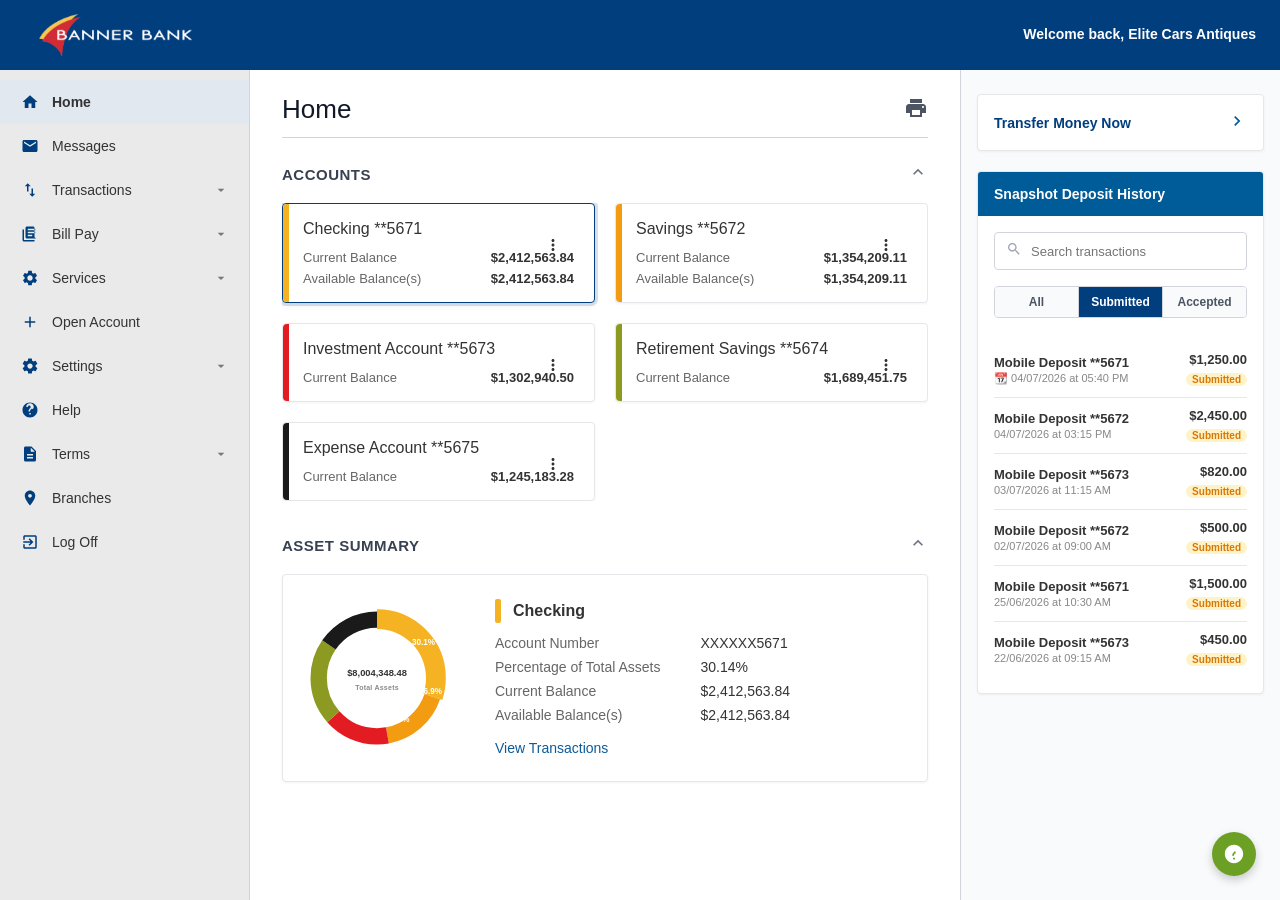
<file: dashboard.html>
<!DOCTYPE html>
<html lang="en">

<head>
  <meta charset="UTF-8">
  <meta name="viewport" content="width=device-width, initial-scale=1.0">
  <title>Home - Banner Bank Online Banking</title>
  <link rel="icon" href="Icon.png" type="image/png">
  <style>
    /* Design Tokens & Resets */
    :root {
      --primary-blue: #003E7E;
      --secondary-blue: #005B99;
      --light-blue: #0D5B99;
      --sidebar-bg: #EAEAEA;
      --content-bg: #F4F5F7;
      --white: #FFFFFF;
      --text-dark: #333333;
      --text-muted: #666666;
      --text-light: #888888;
      --border-color: #D1D5DB;
      --card-border: #E5E7EB;

      /* Account card side-borders */
      --checking-gold: #F5B324;
      --savings-gold: #F39C12;
      --investment-red: #E31B23;
      --retirement-green: #8C9A21;
      --expense-black: #1A1A1A;

      --help-green: #6CA024;
    }

    * {
      box-sizing: border-box;
      margin: 0;
      padding: 0;
    }

    body {
      font-family: -apple-system, BlinkMacSystemFont, "Segoe UI", Roboto, Helvetica, Arial, sans-serif;
      background-color: var(--content-bg);
      color: var(--text-dark);
      min-height: 100vh;
      display: flex;
      flex-direction: column;
      overflow-x: auto;
    }

    /* Header */
    .header {
      background-color: var(--primary-blue);
      color: var(--white);
      height: 70px;
      padding: 0 24px;
      display: flex;
      justify-content: space-between;
      align-items: center;
      flex-shrink: 0;
      z-index: 100;
    }

    .header-left {
      display: flex;
      align-items: center;
    }

    .header-logo {
      display: flex;
      align-items: center;
    }

    .header-right {
      text-align: right;
    }

    .welcome-text {
      font-size: 14px;
      font-weight: bold;
      margin-bottom: 2px;
    }

    .last-login {
      font-size: 11px;
      color: #A5CBEB;
      font-style: italic;
    }

    /* Main Container layout */
    .app-container {
      display: flex;
      flex: 1;
      height: calc(100vh - 70px);
      overflow: hidden;
    }

    /* Sidebar */
    .sidebar {
      width: 250px;
      background-color: var(--sidebar-bg);
      border-right: 1px solid var(--border-color);
      display: flex;
      flex-direction: column;
      flex-shrink: 0;
      overflow-y: auto;
    }

    .sidebar-menu {
      list-style: none;
      padding: 10px 0;
    }

    .menu-item-link {
      display: flex;
      align-items: center;
      justify-content: space-between;
      padding: 12px 20px;
      color: var(--text-dark);
      text-decoration: none;
      font-size: 14px;
      font-weight: 500;
      transition: background-color 0.2s;
    }

    .menu-item-link:hover {
      background-color: #E2E8F0;
    }

    .menu-item-link.active {
      background-color: #E2E8F0;
      font-weight: bold;
    }

    .menu-item-left {
      display: flex;
      align-items: center;
      gap: 12px;
    }

    .menu-icon {
      color: var(--primary-blue);
      display: flex;
      align-items: center;
      justify-content: center;
      width: 20px;
      height: 20px;
    }

    .menu-chevron {
      color: #777777;
      display: flex;
      align-items: center;
    }

    .badge {
      background-color: #E31B23;
      color: var(--white);
      border-radius: 50%;
      font-size: 11px;
      width: 18px;
      height: 18px;
      display: flex;
      align-items: center;
      justify-content: center;
      font-weight: bold;
    }

    /* Sub-menu styling for Commercial Services */
    .submenu {
      list-style: none;
      background-color: #E0E0E0;
    }

    .submenu-item-link {
      display: block;
      padding: 10px 20px 10px 52px;
      font-size: 13px;
      color: var(--text-dark);
      text-decoration: none;
      font-weight: 500;
      position: relative;
    }

    .submenu-item-link:hover {
      background-color: #D5D5D5;
    }

    /* Manage Users highlight ring removed as requested */

    /* Main Content Wrapper */
    .main-wrapper {
      flex: 1;
      display: flex;
      overflow: hidden;
      background-color: var(--white);
    }

    /* Central Panel */
    .center-panel {
      flex: 1;
      padding: 24px 32px;
      overflow-y: auto;
    }

    .page-title-row {
      display: flex;
      justify-content: space-between;
      align-items: center;
      border-bottom: 1px solid var(--border-color);
      padding-bottom: 12px;
      margin-bottom: 24px;
    }

    .page-title {
      font-size: 26px;
      font-weight: 500;
      color: #111827;
    }

    .printer-icon {
      color: #4B5563;
      cursor: pointer;
    }

    /* Section Styles */
    .section-container {
      margin-bottom: 32px;
    }

    .section-header {
      display: flex;
      justify-content: space-between;
      align-items: center;
      margin-bottom: 16px;
      border-bottom: 1px solid transparent;
    }

    .section-title-wrapper {
      display: flex;
      align-items: center;
      gap: 10px;
    }

    .section-title {
      font-size: 15px;
      font-weight: bold;
      color: #374151;
      letter-spacing: 0.5px;
    }

    .edit-icon {
      color: #9CA3AF;
      cursor: pointer;
    }

    .section-toggle {
      color: #6B7280;
      cursor: pointer;
    }

    /* Accounts Grid */
    .accounts-grid {
      display: grid;
      grid-template-columns: 1fr 1fr;
      gap: 20px;
    }

    .account-card {
      background-color: var(--white);
      border: 1px solid var(--card-border);
      border-radius: 4px;
      padding: 16px 20px;
      position: relative;
      box-shadow: 0 1px 3px rgba(0, 0, 0, 0.05);
    }

    .account-card.full-width {
      grid-column: span 2;
      max-width: calc(50% - 10px);
    }

    /* Vertical Colored Side Border */
    .card-accent-bar {
      position: absolute;
      left: 0;
      top: 0;
      bottom: 0;
      width: 6px;
      border-top-left-radius: 4px;
      border-bottom-left-radius: 4px;
    }

    .accent-checking {
      background-color: var(--checking-gold);
    }

    .accent-savings {
      background-color: var(--savings-gold);
    }

    .accent-investment {
      background-color: var(--investment-red);
    }

    .accent-retirement {
      background-color: var(--retirement-green);
    }

    .accent-expense {
      background-color: var(--expense-black);
    }

    .card-options-btn {
      position: absolute;
      right: 16px;
      top: 16px;
      cursor: pointer;
      color: var(--text-dark);
      background: none;
      border: none;
    }

    .account-name {
      font-size: 16px;
      font-weight: 500;
      color: var(--text-dark);
      margin-bottom: 12px;
      padding-right: 20px;
    }

    .balance-row {
      display: flex;
      justify-content: space-between;
      font-size: 13px;
      color: var(--text-muted);
      margin-bottom: 6px;
    }

    .balance-row:last-child {
      margin-bottom: 0;
    }

    .balance-val {
      font-weight: bold;
      color: var(--text-dark);
    }

    /* Asset Summary Section */
    .asset-summary-box {
      border: 1px solid var(--card-border);
      border-radius: 4px;
      padding: 24px;
      background-color: var(--white);
      box-shadow: 0 1px 3px rgba(0, 0, 0, 0.05);
    }

    .asset-summary-content {
      display: flex;
      align-items: center;
      gap: 48px;
    }

    /* SVG Donut Chart */
    .donut-chart-container {
      position: relative;
      width: 140px;
      height: 140px;
      flex-shrink: 0;
    }

    /* Chart Details (Legend) */
    .chart-details-panel {
      flex: 1;
    }

    .details-header {
      display: flex;
      align-items: center;
      gap: 12px;
      margin-bottom: 12px;
    }

    .details-color-indicator {
      width: 6px;
      height: 24px;
      background-color: var(--checking-gold);
      border-radius: 2px;
    }

    .details-account-name {
      font-size: 16px;
      font-weight: bold;
      color: var(--text-dark);
    }

    .details-grid {
      display: grid;
      grid-template-columns: auto 1fr;
      column-gap: 40px;
      row-gap: 8px;
      margin-bottom: 16px;
      font-size: 14px;
    }

    .details-label {
      color: var(--text-muted);
    }

    .details-val {
      font-weight: 500;
      color: var(--text-dark);
    }

    .details-link {
      color: var(--light-blue);
      text-decoration: none;
      font-size: 14px;
      font-weight: 500;
    }

    .details-link:hover {
      text-decoration: underline;
    }

    /* Right Sidebar */
    .right-sidebar {
      width: 320px;
      border-left: 1px solid var(--border-color);
      background-color: #F9FAFB;
      padding: 24px 16px;
      display: flex;
      flex-direction: column;
      gap: 20px;
      overflow-y: auto;
      flex-shrink: 0;
    }

    /* Transfer Money Link Card */
    .transfer-link-card {
      display: flex;
      justify-content: space-between;
      align-items: center;
      padding: 16px;
      background-color: var(--white);
      border: 1px solid var(--card-border);
      border-radius: 4px;
      text-decoration: none;
      color: var(--primary-blue);
      font-weight: bold;
      font-size: 14px;
      box-shadow: 0 1px 3px rgba(0, 0, 0, 0.05);
      transition: background-color 0.2s;
    }

    .transfer-link-card:hover {
      background-color: #F3F4F6;
    }

    /* Deposit History widget */
    .history-card {
      border: 1px solid var(--card-border);
      border-radius: 4px;
      overflow: hidden;
      background-color: var(--white);
      box-shadow: 0 1px 3px rgba(0, 0, 0, 0.05);
    }

    .history-header {
      background-color: var(--secondary-blue);
      color: var(--white);
      padding: 14px 16px;
      font-weight: bold;
      font-size: 14px;
    }

    .history-body {
      padding: 16px;
    }

    .search-wrapper {
      position: relative;
      margin-bottom: 16px;
    }

    .search-input {
      width: 100%;
      height: 38px;
      padding: 0 12px 0 36px;
      font-size: 13px;
      border: 1px solid var(--border-color);
      border-radius: 4px;
      outline: none;
    }

    .search-input:focus {
      border-color: var(--secondary-blue);
    }

    .search-icon-svg {
      position: absolute;
      left: 12px;
      top: 50%;
      transform: translateY(-50%);
      color: #9CA3AF;
      pointer-events: none;
    }

    /* History filters tabs */
    .filter-tabs {
      display: flex;
      border: 1px solid var(--border-color);
      border-radius: 4px;
      overflow: hidden;
      margin-bottom: 24px;
    }

    .filter-tab {
      flex: 1;
      text-align: center;
      padding: 8px 0;
      font-size: 12px;
      font-weight: 600;
      color: #4B5563;
      background-color: #F9FAFB;
      border: none;
      border-right: 1px solid var(--border-color);
      cursor: pointer;
      outline: none;
    }

    .filter-tab:last-child {
      border-right: none;
    }

    .filter-tab.active {
      background-color: var(--primary-blue);
      color: var(--white);
    }

    .no-history-text {
      text-align: center;
      font-style: italic;
      color: var(--text-light);
      font-size: 13px;
      padding: 16px 0;
    }

    /* Help floating button */
    .help-float-btn {
      position: fixed;
      right: 24px;
      bottom: 24px;
      width: 44px;
      height: 44px;
      background-color: var(--help-green);
      color: var(--white);
      border-radius: 50%;
      display: flex;
      align-items: center;
      justify-content: center;
      box-shadow: 0 4px 10px rgba(0, 0, 0, 0.2);
      cursor: pointer;
      border: none;
      outline: none;
      z-index: 1000;
      transition: transform 0.2s;
    }

    .help-float-btn:hover {
      transform: scale(1.05);
    }

    /* Selected Account Card & Clickability */
    .account-card {
      cursor: pointer;
      transition: border-color 0.2s, box-shadow 0.2s, transform 0.15s;
    }

    .account-card:hover {
      border-color: #A0AEC0;
      transform: translateY(-1px);
    }

    .account-card.selected {
      border-color: var(--primary-blue) !important;
      box-shadow: 0 0 0 3px rgba(0, 62, 126, 0.15), 0 4px 6px rgba(0, 0, 0, 0.05);
    }

    /* Options Dropdown Menu for Cards */
    .card-options-wrapper {
      position: absolute;
      right: 16px;
      top: 16px;
      z-index: 10;
    }

    .card-dropdown-menu {
      position: absolute;
      right: 0;
      top: 28px;
      background-color: var(--white);
      border: 1px solid var(--border-color);
      border-radius: 4px;
      box-shadow: 0 4px 12px rgba(0, 0, 0, 0.15);
      width: 140px;
      display: none;
      flex-direction: column;
      z-index: 20;
    }

    .card-dropdown-menu.show {
      display: flex;
    }

    .card-dropdown-item {
      background: none;
      border: none;
      width: 100%;
      text-align: left;
      padding: 8px 12px;
      font-size: 13px;
      color: var(--text-dark);
      cursor: pointer;
      font-family: inherit;
    }

    .card-dropdown-item:hover {
      background-color: #F3F4F6;
    }

    /* Modal Styling */
    .modal-overlay {
      position: fixed;
      inset: 0;
      background-color: rgba(0, 0, 0, 0.4);
      backdrop-filter: blur(3px);
      z-index: 1000;
      display: flex;
      align-items: center;
      justify-content: center;
      opacity: 0;
      visibility: hidden;
      transition: opacity 0.3s, visibility 0.3s;
    }

    .modal-overlay.show {
      opacity: 1;
      visibility: visible;
    }

    .modal-box {
      background-color: var(--white);
      border-radius: 6px;
      width: 420px;
      max-width: 90%;
      box-shadow: 0 10px 25px rgba(0, 0, 0, 0.2);
      overflow: hidden;
      transform: translateY(20px);
      transition: transform 0.3s;
    }

    .modal-overlay.show .modal-box {
      transform: translateY(0);
    }

    .modal-header {
      background-color: var(--primary-blue);
      color: var(--white);
      padding: 16px 20px;
      font-weight: bold;
      font-size: 16px;
      display: flex;
      justify-content: space-between;
      align-items: center;
    }

    .modal-close-btn {
      background: none;
      border: none;
      color: var(--white);
      font-size: 20px;
      cursor: pointer;
    }

    .modal-body {
      padding: 24px 20px;
      font-size: 14px;
      line-height: 1.5;
    }

    .modal-footer {
      padding: 12px 20px;
      background-color: #F9FAFB;
      border-top: 1px solid var(--card-border);
      text-align: right;
    }

    .modal-btn {
      padding: 8px 16px;
      background-color: var(--secondary-blue);
      color: var(--white);
      border: none;
      border-radius: 4px;
      cursor: pointer;
      font-weight: bold;
    }

    .modal-btn:hover {
      background-color: var(--primary-blue);
    }

    /* History Items List */
    .history-list {
      display: flex;
      flex-direction: column;
    }

    .history-item {
      display: flex;
      justify-content: space-between;
      align-items: center;
      padding: 10px 0;
      border-bottom: 1px solid var(--card-border);
    }

    .history-item:last-child {
      border-bottom: none;
    }

    .history-item-left {
      display: flex;
      flex-direction: column;
      gap: 2px;
      text-align: left;
    }

    .history-item-title {
      font-size: 13px;
      font-weight: 600;
      color: var(--text-dark);
    }

    .history-item-date {
      font-size: 11px;
      color: var(--text-light);
    }

    .history-item-right {
      text-align: right;
    }

    .history-item-amount {
      font-size: 13px;
      font-weight: bold;
      color: var(--text-dark);
      margin-bottom: 2px;
    }

    .history-item-status {
      font-size: 10px;
      font-weight: bold;
      padding: 1px 6px;
      border-radius: 10px;
      display: inline-block;
    }

    .status-submitted {
      background-color: #FEF3C7;
      color: #D97706;
    }

    .status-accepted {
      background-color: #D1FAE5;
      color: #059669;
    }

    .status-processing {
      background-color: #E0F2FE;
      color: #0369A1;
    }

    .status-failed {
      background-color: #FEE2E2;
      color: #DC2626;
    }

    /* General Collapsible transition */
    .accounts-grid,
    .asset-summary-box {
      transition: max-height 0.3s ease, opacity 0.3s ease, padding 0.3s ease;
      max-height: 1000px;
      opacity: 1;
      overflow: hidden;
    }

    .accounts-grid.collapsed,
    .asset-summary-box.collapsed {
      max-height: 0;
      opacity: 0;
      padding-top: 0;
      padding-bottom: 0;
      margin-bottom: 0;
      pointer-events: none;
    }

    .section-toggle svg {
      transition: transform 0.3s ease;
    }

    .section-toggle.collapsed svg {
      transform: rotate(180deg);
    }

    /* Mobile Menu Toggle Button styling */
    .mobile-menu-toggle {
      display: none;
      background: none;
      border: none;
      color: var(--white);
      cursor: pointer;
      padding: 8px;
      margin-right: 12px;
      align-items: center;
      justify-content: center;
    }

    .mobile-menu-toggle:focus {
      outline: none;
    }

    /* Tablet Responsive styles */
    @media (max-width: 1100px) {
      .main-wrapper {
        flex-direction: column;
        overflow: visible;
      }
      .right-sidebar {
        width: 100%;
        border-left: none;
        border-top: 1px solid var(--border-color);
        padding: 24px 16px;
        overflow: visible;
        flex-shrink: 0;
      }
    }

    /* Mobile Responsive styles */
    @media (max-width: 768px) {
      .mobile-menu-toggle {
        display: flex;
      }

      .app-container {
        height: auto;
        min-height: calc(100vh - 70px);
        overflow: visible;
      }

      .sidebar {
        position: fixed;
        top: 70px;
        left: -250px;
        bottom: 0;
        z-index: 1000;
        width: 250px;
        transition: left 0.3s ease;
        background-color: var(--sidebar-bg);
        box-shadow: 2px 0 8px rgba(0, 0, 0, 0.15);
      }

      .sidebar.show {
        left: 0;
      }

      .main-wrapper {
        flex-direction: column;
        overflow: visible;
      }

      .center-panel {
        padding: 16px;
        overflow: visible;
        flex: none;
      }

      .right-sidebar {
        width: 100%;
        border-left: none;
        border-top: 1px solid var(--border-color);
        padding: 24px 16px;
        overflow: visible;
        flex-shrink: 0;
      }

      .accounts-grid {
        grid-template-columns: 1fr;
      }

      .account-card.full-width {
        max-width: 100%;
      }

      .asset-summary-content {
        flex-direction: column;
        gap: 24px;
        align-items: center;
        text-align: center;
      }

      .chart-details-panel {
        width: 100%;
      }
    }
  </style>
</head>

<body>

  <!-- Header Banner -->
  <header class="header">
    <div class="header-left" style="display: flex; align-items: center;">
      <button class="mobile-menu-toggle" id="mobile-menu-toggle" aria-label="Toggle Navigation Menu">
        <svg xmlns="http://www.w3.org/2000/svg" viewBox="0 0 24 24" width="24" height="24" fill="currentColor">
          <path d="M3 18h18v-2H3v2zm0-5h18v-2H3v2zm0-7v2h18V6H3z"/>
        </svg>
      </button>
      <img src="Icon2.png" alt="Banner Bank Logo" style="width: 180px; height: auto; object-fit: contain;">
    </div>
    <div class="header-right">
      <div class="welcome-text" id="welcome-text-msg">Welcome back, Elite Cars Antiques</div>
    </div>
  </header>

  <div class="app-container">

    <!-- Sidebar Navigation -->
    <aside class="sidebar">
      <nav>
        <ul class="sidebar-menu">
          <li>
            <a href="dashboard.html" class="menu-item-link active">
              <div class="menu-item-left">
                <span class="menu-icon">
                  <svg xmlns="http://www.w3.org/2000/svg" viewBox="0 0 24 24" width="18" height="18"
                    fill="currentColor">
                    <path d="M10 20v-6h4v6h5v-8h3L12 3 2 12h3v8z" />
                  </svg>
                </span>
                <span>Home</span>
              </div>
            </a>
          </li>
          <li>
            <a href="messages.html" class="menu-item-link" id="messages-menu-btn">
              <div class="menu-item-left">
                <span class="menu-icon">
                  <svg xmlns="http://www.w3.org/2000/svg" viewBox="0 0 24 24" width="18" height="18"
                    fill="currentColor">
                    <path
                      d="M20 4H4c-1.1 0-1.99.9-1.99 2L2 18c0 1.1.9 2 2 2h16c1.1 0 2-.9 2-2V6c0-1.1-.9-2-2-2zm0 4l-8 5-8-5V6l8 5 8-5v2z" />
                  </svg>
                </span>
                <span>Messages</span>
              </div>
              <span class="badge" id="messages-badge" style="display: none;">0</span>
            </a>
          </li>
          <li>
            <a href="transactions.html" class="menu-item-link">
              <div class="menu-item-left">
                <span class="menu-icon">
                  <svg xmlns="http://www.w3.org/2000/svg" viewBox="0 0 24 24" width="18" height="18"
                    fill="currentColor">
                    <path d="M16 17.01V10h-2v7.01h-3L15 21l4-3.99h-3zM9 3L5 6.99h3V14h2V6.99h3L9 3z" />
                  </svg>
                </span>
                <span>Transactions</span>
              </div>
              <span class="menu-chevron">
                <svg xmlns="http://www.w3.org/2000/svg" viewBox="0 0 24 24" width="16" height="16" fill="currentColor">
                  <path d="M7 10l5 5 5-5z" />
                </svg>
              </span>
            </a>
          </li>
          <li>
            <a href="#" class="menu-item-link">
              <div class="menu-item-left">
                <span class="menu-icon">
                  <svg xmlns="http://www.w3.org/2000/svg" viewBox="0 0 24 24" width="18" height="18"
                    fill="currentColor">
                    <path
                      d="M4 6H2v14c0 1.1.9 2 2 2h14v-2H4V6zm16-4H8c-1.1 0-2 .9-2 2v12c0 1.1.9 2 2 2h12c1.1 0-2-.9-2-2V4c0-1.1-.9-2-2-2zm-1 9H9V9h10v2zm-4 4H9v-2h6v2zm4-8H9V5h10v2z" />
                  </svg>
                </span>
                <span>Bill Pay</span>
              </div>
              <span class="menu-chevron">
                <svg xmlns="http://www.w3.org/2000/svg" viewBox="0 0 24 24" width="16" height="16" fill="currentColor">
                  <path d="M7 10l5 5 5-5z" />
                </svg>
              </span>
            </a>
          </li>

          <li>
            <a href="#" class="menu-item-link">
              <div class="menu-item-left">
                <span class="menu-icon">
                  <svg xmlns="http://www.w3.org/2000/svg" viewBox="0 0 24 24" width="18" height="18"
                    fill="currentColor">
                    <path
                      d="M19.14 12.94c.04-.3.06-.61.06-.94 0-.32-.02-.64-.07-.94l2.03-1.58c.18-.14.23-.41.12-.61l-1.92-3.32c-.12-.22-.37-.29-.59-.22l-2.39.96c-.5-.38-1.03-.7-1.62-.94l-.36-2.54c-.04-.24-.24-.41-.48-.41h-3.84c-.24 0-.43.17-.47.41l-.36 2.54c-.59.24-1.13.57-1.62.94l-2.39-.96c-.22-.08-.47 0-.59.22L2.74 8.87c-.12.21-.08.47.12.61l2.03 1.58c-.05.3-.09.63-.09.94s.02.64.07.94l-2.03 1.58c-.18.14-.23.41-.12.61l1.92 3.32c.12.22.37.29.59.22l2.39-.96c.5.38 1.03.7 1.62.94l.36 2.54c.05.24.24.41.48.41h3.84c.24 0 .44-.17.47-.41l.36-2.54c.59-.24 1.13-.56 1.62-.94l2.39.96c.22.08.47 0 .59-.22l1.92-3.32c.12-.22.07-.47-.12-.61l-2.01-1.58zM12 15.6c-1.98 0-3.6-1.62-3.6-3.6s1.62-3.6 3.6-3.6 3.6 1.62 3.6 3.6-1.62 3.6-3.6 3.6z" />
                  </svg>
                </span>
                <span>Services</span>
              </div>
              <span class="menu-chevron">
                <svg xmlns="http://www.w3.org/2000/svg" viewBox="0 0 24 24" width="16" height="16" fill="currentColor">
                  <path d="M7 10l5 5 5-5z" />
                </svg>
              </span>
            </a>
          </li>
          <li>
            <a href="#" class="menu-item-link">
              <div class="menu-item-left">
                <span class="menu-icon">
                  <svg xmlns="http://www.w3.org/2000/svg" viewBox="0 0 24 24" width="18" height="18"
                    fill="currentColor">
                    <path d="M19 13h-6v6h-2v-6H5v-2h6V5h2v6h6v2z" />
                  </svg>
                </span>
                <span>Open Account</span>
              </div>
            </a>
          </li>
          <li>
            <a href="#" class="menu-item-link">
              <div class="menu-item-left">
                <span class="menu-icon">
                  <svg xmlns="http://www.w3.org/2000/svg" viewBox="0 0 24 24" width="18" height="18"
                    fill="currentColor">
                    <path
                      d="M19.43 12.98c.04-.32.07-.64.07-.98s-.03-.66-.07-.98l2.11-1.65c.19-.15.24-.42.12-.64l-2-3.46c-.12-.22-.39-.3-.61-.22l-2.49 1c-.52-.4-1.08-.73-1.69-.98l-.38-2.65C14.46 2.18 14.25 2 14 2h-4c-.25 0-.46.18-.49.42l-.38 2.65c-.61.25-1.17.59-1.69.98l-2.49-1c-.23-.09-.49 0-.61.22l-2 3.46c-.13.22-.07.49.12.64l2.11 1.65c-.04.32-.07.65-.07.98s.03.66.07.98l-2.11 1.65c-.19.15-.24.42-.12.64l2 3.46c.12.22.39.3.61.22l2.49-1c.52.4 1.08.73 1.69.98l.38 2.65c.03.24.24.42.49.42h4c.25 0 .46-.18.49-.42l.38-2.65c.61-.25 1.17-.59 1.69-.98l2.49 1c.23.09.49 0 .61-.22l2-3.46c.12-.22.07-.49-.12-.64l-2.11-1.65zM12 15.5c-1.93 0-3.5-1.57-3.5-3.5s1.57-3.5 3.5-3.5 3.5 1.57 3.5 3.5-1.57 3.5-3.5 3.5z" />
                  </svg>
                </span>
                <span>Settings</span>
              </div>
              <span class="menu-chevron">
                <svg xmlns="http://www.w3.org/2000/svg" viewBox="0 0 24 24" width="16" height="16" fill="currentColor">
                  <path d="M7 10l5 5 5-5z" />
                </svg>
              </span>
            </a>
          </li>
          <li>
            <a href="#" class="menu-item-link">
              <div class="menu-item-left">
                <span class="menu-icon">
                  <svg xmlns="http://www.w3.org/2000/svg" viewBox="0 0 24 24" width="18" height="18"
                    fill="currentColor">
                    <path
                      d="M12 2C6.48 2 2 6.48 2 12s4.48 10 10 10 10-4.48 10-10S17.52 2 12 2zm1 16h-2v-2h2v2zm1.07-7.75l-.9.92C12.45 11.9 12 12.5 12 14h-2v-.5c0-1.1.45-2.1 1.17-2.83l1.24-1.26c.37-.36.59-.86.59-1.41 0-1.1-.9-2-2-2s-2 .9-2 2H7c0-2.76 2.24-5 5-5s5 2.24 5 5c0 1.04-.42 1.99-1.07 2.75z" />
                  </svg>
                </span>
                <span>Help</span>
              </div>
            </a>
          </li>
          <li>
            <a href="#" class="menu-item-link">
              <div class="menu-item-left">
                <span class="menu-icon">
                  <svg xmlns="http://www.w3.org/2000/svg" viewBox="0 0 24 24" width="18" height="18"
                    fill="currentColor">
                    <path
                      d="M14 2H6c-1.1 0-1.99.9-1.99 2L4 20c0 1.1.89 2 1.99 2H18c1.1 0 2-.9 2-2V8l-6-6zm2 16H8v-2h8v2zm0-4H8v-2h8v2zm-3-5V3.5L18.5 9H13z" />
                  </svg>
                </span>
                <span>Terms</span>
              </div>
              <span class="menu-chevron">
                <svg xmlns="http://www.w3.org/2000/svg" viewBox="0 0 24 24" width="16" height="16" fill="currentColor">
                  <path d="M7 10l5 5 5-5z" />
                </svg>
              </span>
            </a>
          </li>
          <li>
            <a href="#" class="menu-item-link">
              <div class="menu-item-left">
                <span class="menu-icon">
                  <svg xmlns="http://www.w3.org/2000/svg" viewBox="0 0 24 24" width="18" height="18"
                    fill="currentColor">
                    <path
                      d="M12 2C8.13 2 5 5.13 5 9c0 5.25 7 13 7 13s7-7.75 7-13c0-3.87-3.13-7-7-7zm0 9.5c-1.38 0-2.5-1.12-2.5-2.5s1.12-2.5 2.5-2.5 2.5 1.12 2.5 2.5-1.12 2.5-2.5 2.5z" />
                  </svg>
                </span>
                <span>Branches</span>
              </div>
            </a>
          </li>
          <li>
            <a href="index.html" class="menu-item-link">
              <div class="menu-item-left">
                <span class="menu-icon">
                  <svg xmlns="http://www.w3.org/2000/svg" viewBox="0 0 24 24" width="18" height="18"
                    fill="currentColor">
                    <path
                      d="M10.09 15.59L11.5 17l5-5-5-5-1.41 1.41L12.67 11H3v2h9.67l-2.58 2.59zM19 3H5c-1.11 0-2 .9-2 2v4h2V5h14v14H5v-4H3v4c0 1.1.89 2 2 2h14c1.1 0 2-.9 2-2V5c0-1.1-.9-2-2-2z" />
                  </svg>
                </span>
                <span>Log Off</span>
              </div>
            </a>
          </li>
        </ul>
      </nav>
    </aside>

    <!-- Content Workspace -->
    <div class="main-wrapper">

      <!-- Central Panel -->
      <main class="center-panel">

        <!-- Page Title Row -->
        <div class="page-title-row">
          <h1 class="page-title">Home</h1>
          <span class="printer-icon">
            <svg xmlns="http://www.w3.org/2000/svg" viewBox="0 0 24 24" width="24" height="24" fill="currentColor">
              <path
                d="M19 8H5c-1.66 0-3 1.34-3 3v6h4v4h12v-4h4v-6c0-1.66-1.34-3-3-3zm-3 11H8v-5h8v5zm3-7c-.55 0-1-.45-1-1s.45-1 1-1 1 .45 1 1-.45 1-1 1zm-1-9H6v4h12V3z" />
            </svg>
          </span>
        </div>

        <!-- Accounts Summary -->
        <section class="section-container">
          <div class="section-header">
            <div class="section-title-wrapper">
              <h2 class="section-title">ACCOUNTS</h2>

            </div>
            <span class="section-toggle">
              <svg xmlns="http://www.w3.org/2000/svg" viewBox="0 0 24 24" width="20" height="20" fill="currentColor">
                <path d="M12 8l-6 6 1.41 1.41L12 10.83l4.59 4.58L18 14z" />
              </svg>
            </span>
          </div>

          <div class="accounts-grid">
            <!-- Checking -->
            <div class="account-card selected" data-id="checking">
              <div class="card-accent-bar accent-checking"></div>
              <div class="card-options-wrapper">
                <button class="card-options-btn">
                  <svg xmlns="http://www.w3.org/2000/svg" viewBox="0 0 24 24" width="18" height="18"
                    fill="currentColor">
                    <path
                      d="M12 8c1.1 0 2-.9 2-2s-.9-2-2-2-2 .9-2 2 .9 2 2 2zm0 2c-1.1 0-2 .9-2 2s.9 2 2 2 2-.9 2-2-.9-2-2-2zm0 6c-1.1 0-2 .9-2 2s.9 2 2 2 2-.9 2-2-.9-2-2-2z" />
                  </svg>
                </button>
                <div class="card-dropdown-menu">
                  <button class="card-dropdown-item cmd-view">View Details</button>
                  <button class="card-dropdown-item cmd-transfer">Transfer Funds</button>
                  <button class="card-dropdown-item cmd-rename">Rename Account</button>
                </div>
              </div>
              <h3 class="account-name">Checking **5671</h3>
              <div class="balance-row">
                <span>Current Balance</span>
                <span class="balance-val">$2,412,563.84</span>
              </div>
              <div class="balance-row">
                <span>Available Balance(s)</span>
                <span class="balance-val">$2,412,563.84</span>
              </div>
            </div>

            <!-- Savings -->
            <div class="account-card" data-id="savings">
              <div class="card-accent-bar accent-savings"></div>
              <div class="card-options-wrapper">
                <button class="card-options-btn">
                  <svg xmlns="http://www.w3.org/2000/svg" viewBox="0 0 24 24" width="18" height="18"
                    fill="currentColor">
                    <path
                      d="M12 8c1.1 0 2-.9 2-2s-.9-2-2-2-2 .9-2 2 .9 2 2 2zm0 2c-1.1 0-2 .9-2 2s.9 2 2 2 2-.9 2-2-.9-2-2-2zm0 6c-1.1 0-2 .9-2 2s.9 2 2 2 2-.9 2-2-.9-2-2-2z" />
                  </svg>
                </button>
                <div class="card-dropdown-menu">
                  <button class="card-dropdown-item cmd-view">View Details</button>
                  <button class="card-dropdown-item cmd-transfer">Transfer Funds</button>
                  <button class="card-dropdown-item cmd-rename">Rename Account</button>
                </div>
              </div>
              <h3 class="account-name">Savings **5672</h3>
              <div class="balance-row">
                <span>Current Balance</span>
                <span class="balance-val">$1,354,209.11</span>
              </div>
              <div class="balance-row">
                <span>Available Balance(s)</span>
                <span class="balance-val">$1,354,209.11</span>
              </div>
            </div>

            <!-- Investment Account -->
            <div class="account-card" data-id="investment">
              <div class="card-accent-bar accent-investment"></div>
              <div class="card-options-wrapper">
                <button class="card-options-btn">
                  <svg xmlns="http://www.w3.org/2000/svg" viewBox="0 0 24 24" width="18" height="18"
                    fill="currentColor">
                    <path
                      d="M12 8c1.1 0 2-.9 2-2s-.9-2-2-2-2 .9-2 2 .9 2 2 2zm0 2c-1.1 0-2 .9-2 2s.9 2 2 2 2-.9 2-2-.9-2-2-2zm0 6c-1.1 0-2 .9-2 2s.9 2 2 2 2-.9 2-2-.9-2-2-2z" />
                  </svg>
                </button>
                <div class="card-dropdown-menu">
                  <button class="card-dropdown-item cmd-view">View Details</button>
                  <button class="card-dropdown-item cmd-transfer">Transfer Funds</button>
                  <button class="card-dropdown-item cmd-rename">Rename Account</button>
                </div>
              </div>
              <h3 class="account-name">Investment Account **5673</h3>
              <div class="balance-row">
                <span>Current Balance</span>
                <span class="balance-val">$1,302,940.50</span>
              </div>
            </div>

            <!-- Retirement Savings -->
            <div class="account-card" data-id="retirement">
              <div class="card-accent-bar accent-retirement"></div>
              <div class="card-options-wrapper">
                <button class="card-options-btn">
                  <svg xmlns="http://www.w3.org/2000/svg" viewBox="0 0 24 24" width="18" height="18"
                    fill="currentColor">
                    <path
                      d="M12 8c1.1 0 2-.9 2-2s-.9-2-2-2-2 .9-2 2 .9 2 2 2zm0 2c-1.1 0-2 .9-2 2s.9 2 2 2 2-.9 2-2-.9-2-2-2zm0 6c-1.1 0-2 .9-2 2s.9 2 2 2 2-.9 2-2-.9-2-2-2z" />
                  </svg>
                </button>
                <div class="card-dropdown-menu">
                  <button class="card-dropdown-item cmd-view">View Details</button>
                  <button class="card-dropdown-item cmd-transfer">Transfer Funds</button>
                  <button class="card-dropdown-item cmd-rename">Rename Account</button>
                </div>
              </div>
              <h3 class="account-name">Retirement Savings **5674</h3>
              <div class="balance-row">
                <span>Current Balance</span>
                <span class="balance-val">$1,689,451.75</span>
              </div>
            </div>

            <!-- Expense Account -->
            <div class="account-card full-width" data-id="expense">
              <div class="card-accent-bar accent-expense"></div>
              <div class="card-options-wrapper">
                <button class="card-options-btn">
                  <svg xmlns="http://www.w3.org/2000/svg" viewBox="0 0 24 24" width="18" height="18"
                    fill="currentColor">
                    <path
                      d="M12 8c1.1 0 2-.9 2-2s-.9-2-2-2-2 .9-2 2 .9 2 2 2zm0 2c-1.1 0-2 .9-2 2s.9 2 2 2 2-.9 2-2-.9-2-2-2zm0 6c-1.1 0-2 .9-2 2s.9 2 2 2 2-.9 2-2-.9-2-2-2z" />
                  </svg>
                </button>
                <div class="card-dropdown-menu">
                  <button class="card-dropdown-item cmd-view">View Details</button>
                  <button class="card-dropdown-item cmd-transfer">Transfer Funds</button>
                  <button class="card-dropdown-item cmd-rename">Rename Account</button>
                </div>
              </div>
              <h3 class="account-name">Expense Account **5675</h3>
              <div class="balance-row">
                <span>Current Balance</span>
                <span class="balance-val">$1,245,183.28</span>
              </div>
            </div>
          </div>
        </section>

        <!-- Asset Summary -->
        <section class="section-container">
          <div class="section-header">
            <div class="section-title-wrapper">
              <h2 class="section-title">ASSET SUMMARY</h2>
            </div>
            <span class="section-toggle">
              <svg xmlns="http://www.w3.org/2000/svg" viewBox="0 0 24 24" width="20" height="20" fill="currentColor">
                <path d="M12 8l-6 6 1.41 1.41L12 10.83l4.59 4.58L18 14z" />
              </svg>
            </span>
          </div>

          <div class="asset-summary-box">
            <div class="asset-summary-content">
              <!-- SVG Donut Chart -->
              <div class="donut-chart-container">
                <svg width="140" height="140" viewBox="0 0 120 120">
                  <!-- Segment 1 (Checking - Gold, 30.14%) -->
                  <circle cx="60" cy="60" r="50" fill="transparent" stroke="#F5B324" stroke-width="14"
                    stroke-dasharray="94.69 314.16" stroke-dashoffset="0" transform="rotate(-90 60 60)" />
                  <!-- Segment 2 (Savings - Orange-Gold, 16.92%) -->
                  <circle cx="60" cy="60" r="50" fill="transparent" stroke="#F39C12" stroke-width="14"
                    stroke-dasharray="53.16 314.16" stroke-dashoffset="-94.69" transform="rotate(-90 60 60)" />
                  <!-- Segment 3 (Investment - Red, 16.28%) -->
                  <circle cx="60" cy="60" r="50" fill="transparent" stroke="#E31B23" stroke-width="14"
                    stroke-dasharray="51.15 314.16" stroke-dashoffset="-147.85" transform="rotate(-90 60 60)" />
                  <!-- Segment 4 (Retirement - Green, 21.10%) -->
                  <circle cx="60" cy="60" r="50" fill="transparent" stroke="#8C9A21" stroke-width="14"
                    stroke-dasharray="66.29 314.16" stroke-dashoffset="-199.00" transform="rotate(-90 60 60)" />
                  <!-- Segment 5 (Expense - Black, 15.56%) -->
                  <circle cx="60" cy="60" r="50" fill="transparent" stroke="#1A1A1A" stroke-width="14"
                    stroke-dasharray="48.88 314.16" stroke-dashoffset="-265.29" transform="rotate(-90 60 60)" />
                  <!-- Center hole -->
                  <circle cx="60" cy="60" r="42" fill="#ffffff" />
                  <!-- Labels on slices -->
                  <text x="90" y="32" fill="#ffffff" font-size="7" font-weight="bold">30.1%</text>
                  <text x="96" y="74" fill="#ffffff" font-size="7" font-weight="bold">16.9%</text>
                  <text x="68" y="98" fill="#ffffff" font-size="7" font-weight="bold">16.3%</text>
                  <text x="22" y="74" fill="#ffffff" font-size="7" font-weight="bold">21.1%</text>
                  <text x="36" y="36" fill="#ffffff" font-size="7" font-weight="bold">15.6%</text>
                  <!-- Center text -->
                  <text x="60" y="58" text-anchor="middle" font-size="8" font-weight="bold"
                    fill="#333333">$8,004,348.48</text>
                  <text x="60" y="70" text-anchor="middle" font-size="6" fill="#888888" font-weight="bold"
                    letter-spacing="0.2px">Total Assets</text>
                </svg>
              </div>

              <!-- Legend detail -->
              <div class="chart-details-panel">
                <div class="details-header">
                  <div class="details-color-indicator"></div>
                  <span class="details-account-name">Checking</span>
                </div>
                <div class="details-grid">
                  <div class="details-label">Account Number</div>
                  <div class="details-val">XXXXXX5671</div>

                  <div class="details-label">Percentage of Total Assets</div>
                  <div class="details-val">30.14%</div>

                  <div class="details-label">Current Balance</div>
                  <div class="details-val">$2,412,563.84</div>

                  <div class="details-label">Available Balance(s)</div>
                  <div class="details-val">$2,412,563.84</div>
                </div>
                <a href="transactions.html" class="details-link">View Transactions</a>
              </div>
            </div>
          </div>
        </section>

      </main>

      <!-- Right Sidebar -->
      <aside class="right-sidebar">
        <!-- Transfer Money card link -->
        <a href="transfer.html" class="transfer-link-card">
          <span>Transfer Money Now</span>
          <span style="color: var(--secondary-blue);">
            <svg xmlns="http://www.w3.org/2000/svg" viewBox="0 0 24 24" width="20" height="20" fill="currentColor">
              <path d="M8.59 16.59L13.17 12 8.59 7.41 10 6l6 6-6 6-1.41-1.41z" />
            </svg>
          </span>
        </a>

        <!-- Deposit History card -->
        <div class="history-card">
          <div class="history-header">Snapshot Deposit History</div>
          <div class="history-body">
            <!-- Search field -->
            <div class="search-wrapper">
              <span class="search-icon-svg">
                <svg xmlns="http://www.w3.org/2000/svg" viewBox="0 0 24 24" width="16" height="16" fill="currentColor">
                  <path
                    d="M15.5 14h-.79l-.28-.27C15.41 12.59 16 11.11 16 9.5 16 5.91 13.09 3 9.5 3S3 5.91 3 9.5 5.91 16 9.5 16c1.61 0 3.09-.59 4.23-1.57l.27.28v.79l5 4.99L20.49 19l-4.99-5zm-6 0C7.01 14 5 11.99 5 9.5S7.01 5 9.5 5 14 7.01 14 9.5 11.99 14 9.5 14z" />
                </svg>
              </span>
              <input type="text" class="search-input" placeholder="Search transactions">
            </div>

            <!-- Tab Filters -->
            <div class="filter-tabs">
              <button class="filter-tab">All</button>
              <button class="filter-tab active">Submitted</button>
              <button class="filter-tab">Accepted</button>
            </div>

            <!-- History List content -->
            <div class="no-history-text">No History Available</div>
          </div>
        </div>
      </aside>

    </div>
  </div>

  <!-- Help floating action button -->
  <button class="help-float-btn">
    <svg xmlns="http://www.w3.org/2000/svg" viewBox="0 0 24 24" width="22" height="22" fill="currentColor">
      <path
        d="M12 2C6.48 2 2 6.48 2 12s4.48 10 10 10 10-4.48 10-10S17.52 2 12 2zm1 16h-2v-2h2v2zm1.07-7.75l-.9.92C12.45 11.9 12 12.5 12 14h-2v-.5c0-1.1.45-2.1 1.17-2.83l1.24-1.26c.37-.36.59-.86.59-1.41 0-1.1-.9-2-2-2-2.76 0-5 2.24-5 5h2c0-1.66 1.34-3 3-3s3 1.34 3 3c0 .88-.36 1.67-.93 2.25z" />
    </svg>
  </button>

  <!-- Support Modal -->
  <div class="modal-overlay" id="support-modal">
    <div class="modal-box">
      <div class="modal-header">
        <span>Banner Bank Support</span>
        <button class="modal-close-btn" id="support-modal-close-x">&times;</button>
      </div>
      <div class="modal-body" style="text-align: left;">
        <p style="margin-bottom: 12px; font-weight: 500;">Need assistance with your Banner Bank accounts?</p>
        <p style="color: var(--text-muted); margin-bottom: 16px;">Our virtual assistant is available 24/7.
          Alternatively, you can speak with our customer care representatives by calling:</p>
        <div
          style="background-color: #F3F4F6; padding: 12px; border-radius: 4px; text-align: center; font-weight: bold; font-size: 16px; color: var(--primary-blue); margin-bottom: 8px;">
          1-800-272-9993
        </div>
        <p style="font-size: 11px; color: var(--text-light); text-align: center;">Hours: Mon-Fri 7 AM - 7 PM PST</p>
      </div>
      <div class="modal-footer">
        <button class="modal-btn" id="support-modal-close-btn">Close</button>
      </div>
    </div>
  </div>



  <script>
    document.addEventListener('DOMContentLoaded', () => {
      // Data definitions for account legend switcher
      const accountsData = {
        checking: {
          name: 'Checking',
          color: 'var(--checking-gold)',
          num: 'XXXXXX5671',
          pct: '30.14%',
          curr: '$2,412,563.84',
          avail: '$2,412,563.84'
        },
        savings: {
          name: 'Savings',
          color: 'var(--savings-gold)',
          num: 'XXXXXX5672',
          pct: '16.92%',
          curr: '$1,354,209.11',
          avail: '$1,354,209.11'
        },
        investment: {
          name: 'Investment Account',
          color: 'var(--investment-red)',
          num: 'XXXXXX5673',
          pct: '16.28%',
          curr: '$1,302,940.50',
          avail: null
        },
        retirement: {
          name: 'Retirement Savings',
          color: 'var(--retirement-green)',
          num: 'XXXXXX5674',
          pct: '21.10%',
          curr: '$1,689,451.75',
          avail: null
        },
        expense: {
          name: 'Expense Account',
          color: 'var(--expense-black)',
          num: 'XXXXXX5675',
          pct: '15.56%',
          curr: '$1,245,183.28',
          avail: null
        }
      };

      // Mock Transaction History Data
      const transactionsHistory = {
        all: [
          { title: 'Mobile Deposit **5671', date: '📆 04/07/2026 at 05:40 PM', amount: '$1,250.00', status: 'Submitted', class: 'status-submitted' },
          { title: 'Mobile Deposit **5672', date: '04/07/2026 at 03:15 PM', amount: '$2,450.00', status: 'Submitted', class: 'status-submitted' },
          { title: 'Mobile Deposit **5673', date: '03/07/2026 at 11:15 AM', amount: '$820.00', status: 'Submitted', class: 'status-submitted' },
          { title: 'Mobile Deposit **5672', date: '02/07/2026 at 09:00 AM', amount: '$500.00', status: 'Submitted', class: 'status-submitted' },
          { title: 'Mobile Deposit **5672', date: '01/07/2026 at 10:20 AM', amount: '$1,100.00', status: 'Accepted', class: 'status-accepted' },
          { title: 'Mobile Deposit **5671', date: '25/06/2026 at 10:30 AM', amount: '$1,500.00', status: 'Submitted', class: 'status-submitted' },
          { title: 'Mobile Deposit **5673', date: '22/06/2026 at 09:15 AM', amount: '$450.00', status: 'Submitted', class: 'status-submitted' },
          { title: 'Mobile Deposit **5672', date: '19/06/2026 at 04:45 PM', amount: '$620.00', status: 'Accepted', class: 'status-accepted' },
          { title: 'Mobile Deposit **5672', date: '15/06/2026 at 12:37 PM', amount: '$1,300.00', status: 'Accepted', class: 'status-accepted' },
          { title: 'Mobile Deposit **5672', date: '11/06/2026 at 02:15 PM', amount: '$1,000.00', status: 'Accepted', class: 'status-accepted' },
          { title: 'Mobile Deposit **5674', date: '05/06/2026 at 11:20 AM', amount: '$3,100.00', status: 'Accepted', class: 'status-accepted' },
          { title: 'Mobile Deposit **5671', date: '28/05/2026 at 01:10 PM', amount: '$850.00', status: 'Accepted', class: 'status-accepted' },
          { title: 'Mobile Deposit **5675', date: '20/05/2026 at 10:00 AM', amount: '$120.00', status: 'Accepted', class: 'status-accepted' }
        ],
        submitted: [
          { title: 'Mobile Deposit **5671', date: '📆 04/07/2026 at 05:40 PM', amount: '$1,250.00', status: 'Submitted', class: 'status-submitted' },
          { title: 'Mobile Deposit **5672', date: '04/07/2026 at 03:15 PM', amount: '$2,450.00', status: 'Submitted', class: 'status-submitted' },
          { title: 'Mobile Deposit **5673', date: '03/07/2026 at 11:15 AM', amount: '$820.00', status: 'Submitted', class: 'status-submitted' },
          { title: 'Mobile Deposit **5672', date: '02/07/2026 at 09:00 AM', amount: '$500.00', status: 'Submitted', class: 'status-submitted' },
          { title: 'Mobile Deposit **5671', date: '25/06/2026 at 10:30 AM', amount: '$1,500.00', status: 'Submitted', class: 'status-submitted' },
          { title: 'Mobile Deposit **5673', date: '22/06/2026 at 09:15 AM', amount: '$450.00', status: 'Submitted', class: 'status-submitted' }
        ],
        accepted: [
          { title: 'Mobile Deposit **5672', date: '01/07/2026 at 10:20 AM', amount: '$1,100.00', status: 'Accepted', class: 'status-accepted' },
          { title: 'Mobile Deposit **5672', date: '19/06/2026 at 04:45 PM', amount: '$620.00', status: 'Accepted', class: 'status-accepted' },
          { title: 'Mobile Deposit **5672', date: '15/06/2026 at 12:37 PM', amount: '$1,300.00', status: 'Accepted', class: 'status-accepted' },
          { title: 'Mobile Deposit **5672', date: '11/06/2026 at 02:15 PM', amount: '$1,000.00', status: 'Accepted', class: 'status-accepted' },
          { title: 'Mobile Deposit **5674', date: '05/06/2026 at 11:20 AM', amount: '$3,100.00', status: 'Accepted', class: 'status-accepted' },
          { title: 'Mobile Deposit **5671', date: '28/05/2026 at 01:10 PM', amount: '$850.00', status: 'Accepted', class: 'status-accepted' },
          { title: 'Mobile Deposit **5675', date: '20/05/2026 at 10:00 AM', amount: '$120.00', status: 'Accepted', class: 'status-accepted' }
        ],
      };

      // Helper function to trigger FDIC loading screen and then redirect
      function triggerLoadingAndRedirect(url) {
        const loader = document.getElementById('loading-overlay');
        if (loader) {
          if (window.visualViewport) {
            loader.style.width = window.visualViewport.width + 'px';
            loader.style.height = window.visualViewport.height + 'px';
            loader.style.left = window.visualViewport.offsetLeft + 'px';
            loader.style.top = window.visualViewport.offsetTop + 'px';
          }
          loader.style.display = 'flex';
        }
        setTimeout(() => {
          window.location.href = url;
        }, 2000);
      }

      // Keep loader aligned during pinch zoom/scroll
      function adjustLoader() {
        const loader = document.getElementById('loading-overlay');
        if (window.visualViewport && loader && loader.style.display !== 'none') {
          loader.style.width = window.visualViewport.width + 'px';
          loader.style.height = window.visualViewport.height + 'px';
          loader.style.left = window.visualViewport.offsetLeft + 'px';
          loader.style.top = window.visualViewport.offsetTop + 'px';
        }
      }
      if (window.visualViewport) {
        window.visualViewport.addEventListener('resize', adjustLoader);
        window.visualViewport.addEventListener('scroll', adjustLoader);
      }

      // Cloud and Local Shared State Sync (jsonbin.io private bin storage)
      const BIN_ID = '6a4adaa7f5f4af5e2963eb2e';
      const MASTER_KEY = '$2a$10$Qbi4DlUKRBmW6Yh.ZCf94.0mqlsAeoDnBPUrvmnmer47fE6i6V5Au';
      const CLOUD_URL = 'https://api.jsonbin.io/v3/b/' + BIN_ID;

      function getSharedState() {
        let state = null;
        try {
          if (window.name) {
            state = JSON.parse(window.name);
          }
        } catch (e) {}

        if (!state || !state.account_balances) {
          try {
            const storedBalances = localStorage.getItem('account_balances');
            const storedTxns = localStorage.getItem('custom_transactions');
            state = {
              account_balances: storedBalances ? JSON.parse(storedBalances) : {
                checking: 2412563.84,
                savings: 1354209.11,
                investment: 1302940.50,
                retirement: 1689451.75,
                expense: 1245183.28
              },
              custom_transactions: (storedTxns && storedTxns !== "undefined") ? JSON.parse(storedTxns) : []
            };
          } catch (e) {
            state = {
              account_balances: {
                checking: 2412563.84,
                savings: 1354209.11,
                investment: 1302940.50,
                retirement: 1689451.75,
                expense: 1245183.28
              },
              custom_transactions: []
            };
          }
          try { window.name = JSON.stringify(state); } catch (e) {}
        }
        if (state && (!state.custom_transactions || state.custom_transactions === "undefined")) {
          state.custom_transactions = [];
        }
        return state;
      }

      function saveSharedState(state) {
        try {
          window.name = JSON.stringify(state);
        } catch (e) {}
        try {
          localStorage.setItem('account_balances', JSON.stringify(state.account_balances));
          localStorage.setItem('custom_transactions', JSON.stringify(state.custom_transactions));
        } catch (e) {}

        const activeUser = localStorage.getItem('active_user_id') || 'elitecars';

        // Update local database copy first
        try {
          const localDbStr = localStorage.getItem('bank_database');
          let localDb = localDbStr ? JSON.parse(localDbStr) : { profiles: {} };
          if (!localDb.profiles) localDb.profiles = {};
          const existingProfile = localDb.profiles[activeUser] || {};
          localDb.profiles[activeUser] = {
            ...existingProfile,
            ...state
          };
          localStorage.setItem('bank_database', JSON.stringify(localDb));
        } catch (e) {
          console.error('Error updating local db copy:', e);
        }

        // Fetch master registry, update current user's profile, and write back
        fetch(CLOUD_URL, {
          headers: { 'X-Master-Key': MASTER_KEY }
        })
        .then(res => {
          if (!res.ok) throw new Error('HTTP status ' + res.status);
          return res.json();
        })
        .then(data => {
          if (!data || !data.record) throw new Error('Invalid JSONBin response');
          const registry = data.record || { profiles: {} };
          if (!registry.profiles) registry.profiles = {};
          
          const existingProfile = registry.profiles[activeUser] || {};
          registry.profiles[activeUser] = {
            ...existingProfile,
            ...state
          };

          return fetch(CLOUD_URL, {
            method: 'PUT',
            headers: {
              'Content-Type': 'application/json',
              'X-Master-Key': MASTER_KEY
            },
            body: JSON.stringify(registry)
          });
        })
        .then(res => {
          if (!res.ok) throw new Error('HTTP status ' + res.status);
          return res.json();
        })
        .catch(err => console.log('Cloud save error:', err));
      }

      function syncWithCloud(onUpdateCallback) {
        const activeUser = localStorage.getItem('active_user_id') || 'elitecars';
        fetch(CLOUD_URL, {
          headers: {
            'X-Master-Key': MASTER_KEY
          }
        })
        .then(res => {
          if (!res.ok) throw new Error('HTTP status ' + res.status);
          return res.json();
        })
        .then(data => {
          if (!data || !data.record) throw new Error('Invalid JSONBin response');
          const registry = data.record;
          // Save a copy of the synced registry
          localStorage.setItem('bank_database', JSON.stringify(registry));

          if (registry && registry.profiles && registry.profiles[activeUser]) {
            const cloudState = registry.profiles[activeUser];
            // Ban check
            if (cloudState.status === 'banned') {
              localStorage.setItem('active_user_status', 'banned');
              window.location.href = 'index.html?banned=true';
              return;
            }
            applyCloudState(cloudState);
          }
        })
        .catch(err => {
          console.log('Cloud sync error, using local fallback:', err);
          try {
            const localDbStr = localStorage.getItem('bank_database');
            if (localDbStr) {
              const registry = JSON.parse(localDbStr);
              if (registry && registry.profiles && registry.profiles[activeUser]) {
                const cloudState = registry.profiles[activeUser];
                if (cloudState.status === 'banned') {
                  localStorage.setItem('active_user_status', 'banned');
                  window.location.href = 'index.html?banned=true';
                  return;
                }
                applyCloudState(cloudState);
              }
            }
          } catch(e) {
            console.error('Fallback sync failed:', e);
          }
        });

        function applyCloudState(cloudState) {
          let localTxns = [];
          try {
            const localStr = localStorage.getItem('custom_transactions');
            if (localStr) localTxns = JSON.parse(localStr);
          } catch(e){}

          const cloudTxns = cloudState.custom_transactions || [];
          const localIds = new Set(localTxns.map(t => t.id));
          const mergedTxns = [...localTxns];
          cloudTxns.forEach(t => {
            if (!localIds.has(t.id)) {
              mergedTxns.push(t);
            }
          });

          mergedTxns.sort((a, b) => {
            const parseDate = (dStr) => {
              try {
                if (dStr.includes('/')) {
                  const parts = dStr.split(' at ');
                  const dateParts = parts[0].split('/');
                  const timeParts = parts[1].split(' ');
                  const hm = timeParts[0].split(':');
                  let h = parseInt(hm[0]);
                  const m = parseInt(hm[1]);
                  const isPM = timeParts[1] === 'PM';
                  if (isPM && h < 12) h += 12;
                  if (!isPM && h === 12) h = 0;
                  return new Date(dateParts[2], dateParts[1] - 1, dateParts[0], h, m);
                } else {
                  return new Date(dStr.replace(' at ', ' '));
                }
              } catch(e) {
                return new Date(0);
              }
            };
            return parseDate(b.date) - parseDate(a.date);
          });

          const cloudIds = new Set(cloudTxns.map(t => t.id));
          const pendingTxns = localTxns.filter(t => !cloudIds.has(t.id));
          
          let accountBalances = cloudState.account_balances;
          if (pendingTxns.length > 0) {
            try {
              const localBalStr = localStorage.getItem('account_balances');
              if (localBalStr) accountBalances = JSON.parse(localBalStr);
            } catch(e){}
          }

          const mergedState = {
            ...cloudState,
            account_balances: accountBalances,
            custom_transactions: mergedTxns
          };

          try { window.name = JSON.stringify(mergedState); } catch(e){}
          try {
            localStorage.setItem('account_balances', JSON.stringify(accountBalances));
            localStorage.setItem('custom_transactions', JSON.stringify(mergedTxns));
            localStorage.setItem('active_user_fullname', cloudState.full_name || '');
            localStorage.setItem('active_user_status', cloudState.status || 'active');
          } catch(e){}

          if (onUpdateCallback) onUpdateCallback(mergedState);
        }
      }

      function getBalances() {
        return getSharedState().account_balances;
      }

      function formatCurrency(val) {
        return '$' + val.toLocaleString('en-US', { minimumFractionDigits: 2, maximumFractionDigits: 2 });
      }

      function updateDashboardBalances() {
        const balances = getBalances();
        const total = balances.checking + balances.savings + balances.investment + balances.retirement + balances.expense;

        // Update total assets in donut chart center text
        const totalTextEls = document.querySelectorAll('text');
        totalTextEls.forEach(text => {
          if (text.textContent.includes('$8,004,348.48') || text.textContent.includes('$2,004,348.48') || (text.textContent.startsWith('$') && text.getAttribute('font-size') === '8')) {
            text.textContent = formatCurrency(total);
          }
        });

        // Update individual card values in DOM
        const checkingCards = document.querySelectorAll('[data-id="checking"] .balance-val');
        checkingCards.forEach(c => c.textContent = formatCurrency(balances.checking));

        const savingsCards = document.querySelectorAll('[data-id="savings"] .balance-val');
        savingsCards.forEach(c => c.textContent = formatCurrency(balances.savings));

        const investmentCard = document.querySelector('[data-id="investment"] .balance-val');
        if (investmentCard) investmentCard.textContent = formatCurrency(balances.investment);

        const retirementCard = document.querySelector('[data-id="retirement"] .balance-val');
        if (retirementCard) retirementCard.textContent = formatCurrency(balances.retirement);

        const expenseCard = document.querySelector('[data-id="expense"] .balance-val');
        if (expenseCard) expenseCard.textContent = formatCurrency(balances.expense);

        // Update JS accountsData
        accountsData.checking.curr = formatCurrency(balances.checking);
        accountsData.checking.avail = formatCurrency(balances.checking);

        accountsData.savings.curr = formatCurrency(balances.savings);
        accountsData.savings.avail = formatCurrency(balances.savings);

        accountsData.investment.curr = formatCurrency(balances.investment);
        accountsData.retirement.curr = formatCurrency(balances.retirement);
        accountsData.expense.curr = formatCurrency(balances.expense);

        // Recalculate percentages
        accountsData.checking.pct = ((balances.checking / total) * 100).toFixed(2) + '%';
        accountsData.savings.pct = ((balances.savings / total) * 100).toFixed(2) + '%';
        accountsData.investment.pct = ((balances.investment / total) * 100).toFixed(2) + '%';
        accountsData.retirement.pct = ((balances.retirement / total) * 100).toFixed(2) + '%';
        accountsData.expense.pct = ((balances.expense / total) * 100).toFixed(2) + '%';
      }

      function updateWelcomeMessage() {
        const welcomeText = document.getElementById('welcome-text-msg');
        if (welcomeText) {
          const fullName = localStorage.getItem('active_user_fullname') || 'Elite Cars Antiques';
          welcomeText.textContent = 'Welcome back, ' + fullName;
        }
      }

      // Welcome Message and Ban Protection check
      if (localStorage.getItem('active_user_status') === 'banned') {
        window.location.href = 'index.html?banned=true';
      }
      updateWelcomeMessage();

      // Initial balances load
      updateDashboardBalances();
      updateMessagesBadge();
      syncWithCloud(() => {
        updateDashboardBalances();
        updateWelcomeMessage();
        updateMessagesBadge();
        const activeTab = document.querySelector('.filter-tab.active');
        const filterType = activeTab ? activeTab.textContent.toLowerCase() : 'submitted';
        renderHistory(filterType, searchBox ? searchBox.value : '');
      });

      // Poll every 15s so admin changes (balance, transactions) reflect automatically
      setInterval(() => {
        syncWithCloud(() => {
          updateDashboardBalances();
          updateWelcomeMessage();
          updateMessagesBadge();
          const activeTab = document.querySelector('.filter-tab.active');
          const filterType = activeTab ? activeTab.textContent.toLowerCase() : 'submitted';
          renderHistory(filterType, searchBox ? searchBox.value : '');
        });
      }, 15000);

      // 1. Sidebar menu collapse/expand & active state
      const menuLinks = document.querySelectorAll('.menu-item-link');
      menuLinks.forEach(link => {
        link.addEventListener('click', (e) => {
          e.preventDefault();
          const href = link.getAttribute('href');
          if (href && href !== '#') {
            triggerLoadingAndRedirect(href);
            return;
          }

          // Toggle submenus for links that have them
          const parentLi = link.parentElement;
          const submenu = parentLi.querySelector('.submenu');
          const chevron = link.querySelector('.menu-chevron');

          if (submenu) {
            const isVisible = submenu.style.display === 'block';
            submenu.style.display = isVisible ? 'none' : 'block';
            if (chevron) {
              chevron.style.transform = isVisible ? 'none' : 'rotate(180deg)';
            }
          } else {
            // Set active state for links without submenu
            menuLinks.forEach(l => l.classList.remove('active'));
            link.classList.add('active');
          }
        });
      });



      // 4. Section collapsible toggles
      const sectionToggles = document.querySelectorAll('.section-toggle');
      sectionToggles.forEach(toggle => {
        toggle.addEventListener('click', () => {
          const sectionContainer = toggle.closest('.section-container');
          const targetContentGrid = sectionContainer.querySelector('.accounts-grid');
          const targetContentBox = sectionContainer.querySelector('.asset-summary-box');

          toggle.classList.toggle('collapsed');
          if (targetContentGrid) {
            targetContentGrid.classList.toggle('collapsed');
          }
          if (targetContentBox) {
            targetContentBox.classList.toggle('collapsed');
          }
        });
      });

      // 5. Account selection and Asset Summary update
      const accountCards = document.querySelectorAll('.account-card');
      const detailsColor = document.querySelector('.details-color-indicator');
      const detailsName = document.querySelector('.details-account-name');
      const detailsNum = document.querySelector('.details-grid div:nth-child(2)');
      const detailsPct = document.querySelector('.details-grid div:nth-child(4)');
      const detailsCurr = document.querySelector('.details-grid div:nth-child(6)');

      // Target available rows
      const availableLabel = document.querySelector('.details-grid div:nth-child(7)');
      const availableVal = document.querySelector('.details-grid div:nth-child(8)');

      accountCards.forEach(card => {
        card.addEventListener('click', (e) => {
          // Do not select if clicking options menu
          if (e.target.closest('.card-options-wrapper') || e.target.closest('.card-dropdown-menu')) {
            return;
          }

          accountCards.forEach(c => c.classList.remove('selected'));
          card.classList.add('selected');

          const accountId = card.getAttribute('data-id');
          const data = accountsData[accountId];

          if (data) {
            // Update Legend panel elements
            detailsColor.style.backgroundColor = data.color;
            detailsName.textContent = data.name;
            detailsNum.textContent = data.num;
            detailsPct.textContent = data.pct;
            detailsCurr.textContent = data.curr;

            // Handle Available Balance row display
            if (data.avail !== null) {
              availableLabel.style.display = 'block';
              availableVal.style.display = 'block';
              availableVal.textContent = data.avail;
            } else {
              availableLabel.style.display = 'none';
              availableVal.style.display = 'none';
            }

            // Highlight corresponding segment in SVG donut chart
            const donutChecking = document.querySelector('.donut-chart-container circle:nth-child(1)');
            const donutSavings = document.querySelector('.donut-chart-container circle:nth-child(2)');
            const donutInvestment = document.querySelector('.donut-chart-container circle:nth-child(3)');
            const donutRetirement = document.querySelector('.donut-chart-container circle:nth-child(4)');
            const donutExpense = document.querySelector('.donut-chart-container circle:nth-child(5)');

            // Reset stroke-widths
            donutChecking.setAttribute('stroke-width', '14');
            donutSavings.setAttribute('stroke-width', '14');
            donutInvestment.setAttribute('stroke-width', '14');
            donutRetirement.setAttribute('stroke-width', '14');
            donutExpense.setAttribute('stroke-width', '14');

            // Apply hover/highlight based on ID
            if (accountId === 'checking') {
              donutChecking.setAttribute('stroke-width', '18');
            } else if (accountId === 'savings') {
              donutSavings.setAttribute('stroke-width', '18');
            } else if (accountId === 'investment') {
              donutInvestment.setAttribute('stroke-width', '18');
            } else if (accountId === 'retirement') {
              donutRetirement.setAttribute('stroke-width', '18');
            } else if (accountId === 'expense') {
              donutExpense.setAttribute('stroke-width', '18');
            }
          }
        });
      });

      // Default highlight for checking on load
      const defaultDonutCheck = document.querySelector('.donut-chart-container circle:nth-child(1)');
      if (defaultDonutCheck) {
        defaultDonutCheck.setAttribute('stroke-width', '18');
      }

      // 6. Card dropdown options
      const optionsButtons = document.querySelectorAll('.card-options-btn');
      optionsButtons.forEach(btn => {
        btn.addEventListener('click', (e) => {
          e.stopPropagation();
          const currentMenu = btn.parentElement.querySelector('.card-dropdown-menu');

          // Close other open menus
          document.querySelectorAll('.card-dropdown-menu').forEach(m => {
            if (m !== currentMenu) m.classList.remove('show');
          });

          currentMenu.classList.toggle('show');
        });
      });

      // Dropdown items click commands
      const dropdownItems = document.querySelectorAll('.card-dropdown-item');
      dropdownItems.forEach(item => {
        item.addEventListener('click', (e) => {
          e.stopPropagation();
          const card = item.closest('.account-card');
          const accountTitle = card.querySelector('.account-name').textContent;
          const dropdown = item.parentElement;
          dropdown.classList.remove('show');

          if (item.classList.contains('cmd-view')) {
            const cleanTitle = accountTitle.split('**')[0].trim();
            const accountMap = {
              'Checking': 'checking',
              'Savings': 'savings',
              'Investment Account': 'investment',
              'Retirement Savings': 'retirement',
              'Expense Account': 'expense'
            };
            const param = accountMap[cleanTitle] || 'all';
            triggerLoadingAndRedirect(`transactions.html?account=${param}`);
          } else if (item.classList.contains('cmd-transfer')) {
            const cleanTitle = accountTitle.split('**')[0].trim();
            const accountMap = {
              'Checking': 'checking',
              'Savings': 'savings',
              'Investment Account': 'investment',
              'Retirement Savings': 'retirement',
              'Expense Account': 'expense'
            };
            const param = accountMap[cleanTitle] || 'all';
            triggerLoadingAndRedirect(`transfer.html?source=${param}`);
          } else if (item.classList.contains('cmd-rename')) {
            const newName = prompt(`Enter new nickname for ${accountTitle}:`, accountTitle);
            if (newName && newName.trim() !== '') {
              card.querySelector('.account-name').textContent = newName.trim();
            }
          }
        });
      });

      // Close dropdown menus on clicking elsewhere
      document.addEventListener('click', () => {
        document.querySelectorAll('.card-dropdown-menu').forEach(m => m.classList.remove('show'));
      });

      // 7. Deposit History filters & dynamic render
      const filterTabButtons = document.querySelectorAll('.filter-tab');
      const historyBody = document.querySelector('.history-body');
      const noHistoryPlaceholder = document.querySelector('.no-history-text');
      const searchBox = document.querySelector('.search-input');

      // Create a container to render transactions list dynamically
      const historyListContainer = document.createElement('div');
      historyListContainer.className = 'history-list';
      noHistoryPlaceholder.parentElement.appendChild(historyListContainer);

      function renderHistory(filter, searchQuery = '') {
        const query = searchQuery.trim().toLowerCase();
        historyListContainer.innerHTML = '';

        // Load custom transactions from shared state
        const state = getSharedState();
        const customTxns = state.custom_transactions || [];
        
        // Map custom transactions to the layout of dashboard history items
        const mappedCustomTxns = customTxns.map(txn => {
          let statusClass = 'status-' + txn.status.toLowerCase();
          return {
            title: txn.desc,
            date: txn.date,
            amount: txn.amount,
            status: txn.status,
            class: statusClass
          };
        });

        // Filter out static transactionsHistory items that are already in custom transactions (matching key/amount)
        const customKeys = new Set(customTxns.map(t => {
          const d = t.date.replace(/[📆\s]/g, '').toLowerCase();
          const a = t.amount.replace(/[+\-$,\s]/g, '').toLowerCase();
          return `${d}-${a}`;
        }));

        const filterStatic = (item) => {
          const d = item.date.replace(/[📆\s]/g, '').toLowerCase();
          const a = item.amount.replace(/[+\-$,\s]/g, '').toLowerCase();
          return !customKeys.has(`${d}-${a}`);
        };

        // Merge custom transactions into list
        const allItems = [...mappedCustomTxns, ...transactionsHistory.all.filter(filterStatic)];
        const submittedItems = [
          ...mappedCustomTxns.filter(t => t.status.toLowerCase() === 'processing' || t.status.toLowerCase() === 'submitted'),
          ...transactionsHistory.submitted.filter(filterStatic)
        ];
        const acceptedItems = [
          ...mappedCustomTxns.filter(t => t.status.toLowerCase() === 'accepted' || t.status.toLowerCase() === 'completed'),
          ...transactionsHistory.accepted.filter(filterStatic)
        ];

        let items = [];
        if (filter === 'all') {
          items = allItems;
        } else if (filter === 'submitted') {
          items = submittedItems;
        } else if (filter === 'accepted') {
          items = acceptedItems;
        }

        if (query) {
          items = items.filter(item =>
            item.title.toLowerCase().includes(query) ||
            item.amount.toLowerCase().includes(query) ||
            item.status.toLowerCase().includes(query)
          );
        }

        if (items.length === 0) {
          noHistoryPlaceholder.style.display = 'block';
          noHistoryPlaceholder.textContent = query ? 'No matching transactions found.' : 'No History Available';
        } else {
          noHistoryPlaceholder.style.display = 'none';
          items.forEach(item => {
            const itemHTML = `
              <div class="history-item">
                <div class="history-item-left">
                  <span class="history-item-title">${item.title}</span>
                  <span class="history-item-date">${item.date}</span>
                </div>
                <div class="history-item-right">
                  <div class="history-item-amount">${item.amount}</div>
                  <span class="history-item-status ${item.class}">${item.status}</span>
                </div>
              </div>
            `;
            historyListContainer.insertAdjacentHTML('beforeend', itemHTML);
          });
        }
      }

      // Tab selection event
      filterTabButtons.forEach(tab => {
        tab.addEventListener('click', () => {
          filterTabButtons.forEach(t => t.classList.remove('active'));
          tab.classList.add('active');
          const filterType = tab.textContent.toLowerCase();
          renderHistory(filterType, searchBox.value);
        });
      });

      // Search event listener
      searchBox.addEventListener('input', () => {
        const activeTab = document.querySelector('.filter-tab.active');
        const filterType = activeTab.textContent.toLowerCase();
        renderHistory(filterType, searchBox.value);
      });

      // Initial render based on active tab ("Submitted")
      renderHistory('submitted');

      // 8. Help float button modal toggle
      const helpBtn = document.querySelector('.help-float-btn');
      const supportModal = document.getElementById('support-modal');
      const supportCloseX = document.getElementById('support-modal-close-x');
      const supportCloseBtn = document.getElementById('support-modal-close-btn');

      function openModal() {
        supportModal.classList.add('show');
      }

      function closeModal() {
        supportModal.classList.remove('show');
      }

      if (helpBtn) helpBtn.addEventListener('click', openModal);
      if (supportCloseX) supportCloseX.addEventListener('click', closeModal);
      if (supportCloseBtn) supportCloseBtn.addEventListener('click', closeModal);

      supportModal.addEventListener('click', (e) => {
        if (e.target === supportModal) closeModal();
      });

      // 9. Transfer Money link click
      const transferCard = document.querySelector('.transfer-link-card');
      if (transferCard) {
        transferCard.addEventListener('click', (e) => {
          e.preventDefault();
          triggerLoadingAndRedirect('transfer.html');
        });
      }

      // 9b. View Transactions details-link click
      const detailsLink = document.querySelector('.details-link');
      if (detailsLink) {
        detailsLink.addEventListener('click', (e) => {
          e.preventDefault();
          triggerLoadingAndRedirect(detailsLink.getAttribute('href'));
        });
      }

      // 10. Mobile Menu toggle
      const mobileMenuToggle = document.getElementById('mobile-menu-toggle');
      const sidebar = document.querySelector('.sidebar');
      if (mobileMenuToggle && sidebar) {
        mobileMenuToggle.addEventListener('click', (e) => {
          e.stopPropagation();
          const isOpen = sidebar.classList.toggle('show');
          if (isOpen) {
            document.body.classList.add('no-scroll');
          } else {
            document.body.classList.remove('no-scroll');
          }
        });

        // Close sidebar when clicking outside of it on mobile
        document.addEventListener('click', (e) => {
          if (window.innerWidth <= 768) {
            if (!sidebar.contains(e.target) && e.target !== mobileMenuToggle && !mobileMenuToggle.contains(e.target)) {
              sidebar.classList.remove('show');
              document.body.classList.remove('no-scroll');
            }
          }
        });
      }

      function updateMessagesBadge() {
        const state = getSharedState();
        const txns = state.custom_transactions || [];
        
        let readIds = [];
        try {
          const readStr = localStorage.getItem('read_message_ids');
          if (readStr) readIds = JSON.parse(readStr);
        } catch(e){}

        let clearedIds = [];
        try {
          const clearedStr = localStorage.getItem('cleared_message_ids');
          if (clearedStr) clearedIds = JSON.parse(clearedStr);
        } catch(e){}

        const visibleTxns = txns.filter(t => !clearedIds.includes(t.id));
        const unreadCount = visibleTxns.filter(t => !readIds.includes(t.id)).length;
        
        const messagesBadge = document.getElementById('messages-badge');
        if (messagesBadge) {
          if (unreadCount > 0) {
            messagesBadge.textContent = unreadCount;
            messagesBadge.style.display = 'flex';
          } else {
            messagesBadge.style.display = 'none';
          }
        }
      }
    });
  </script>
  <!-- Fullscreen Loading Overlay -->
  <style>
    body.no-scroll {
      overflow: hidden !important;
      height: 100% !important;
    }
    @keyframes pulse {
      0%, 100% { transform: scale(1); opacity: 0.9; }
      50% { transform: scale(1.05); opacity: 1; }
    }
    @keyframes spin {
      to { transform: rotate(360deg); }
    }
    @media (max-width: 480px) {
      #loading-overlay img {
        height: 50px !important;
        margin-bottom: 20px !important;
      }
      #loading-overlay div:last-child {
        font-size: 11px !important;
        padding: 16px 12px !important;
      }
      #loading-overlay div:last-child span:first-child {
        font-size: 9px !important;
        padding: 1px 4px !important;
        margin-right: 4px !important;
      }
    }
  </style>
  <div id="loading-overlay" style="display: none; position: fixed; top: 0; left: 0; right: 0; bottom: 0; width: 100%; height: 100%; background-color: #003E7E; z-index: 9999; flex-direction: column; align-items: center; justify-content: center; color: #FFFFFF; font-family: Arial, sans-serif;">
    <div style="display: flex; flex-direction: column; align-items: center; justify-content: center; flex: 1;">
      <img src="Icon2.png" alt="Banner Bank Logo" style="height: 70px; margin-bottom: 30px; animation: pulse 1.5s infinite ease-in-out;">
      <!-- Loading spinner -->
      <div style="width: 40px; height: 40px; border: 3px solid rgba(255, 255, 255, 0.2); border-top-color: #FFFFFF; border-radius: 50%; animation: spin 1s linear infinite; margin-bottom: 20px;"></div>
    </div>
    <!-- FDIC footer block in the loader -->
    <div style="padding: 24px 20px; text-align: center; font-size: 13px; opacity: 0.9; border-top: 1px solid rgba(255, 255, 255, 0.1); width: 100%; box-sizing: border-box; background-color: rgba(0, 0, 0, 0.15);">
      <span style="background-color: #FFFFFF; color: #003E7E; font-weight: bold; padding: 2px 6px; border-radius: 3px; font-size: 11px; margin-right: 8px; display: inline-block; vertical-align: middle; line-height: 1;">FDIC</span>
      <span style="display: inline-block; vertical-align: middle;">FDIC-Insured - Backed by the full faith and credit of the U.S. Government</span>
    </div>
  </div>
</body>

</html>
</file>
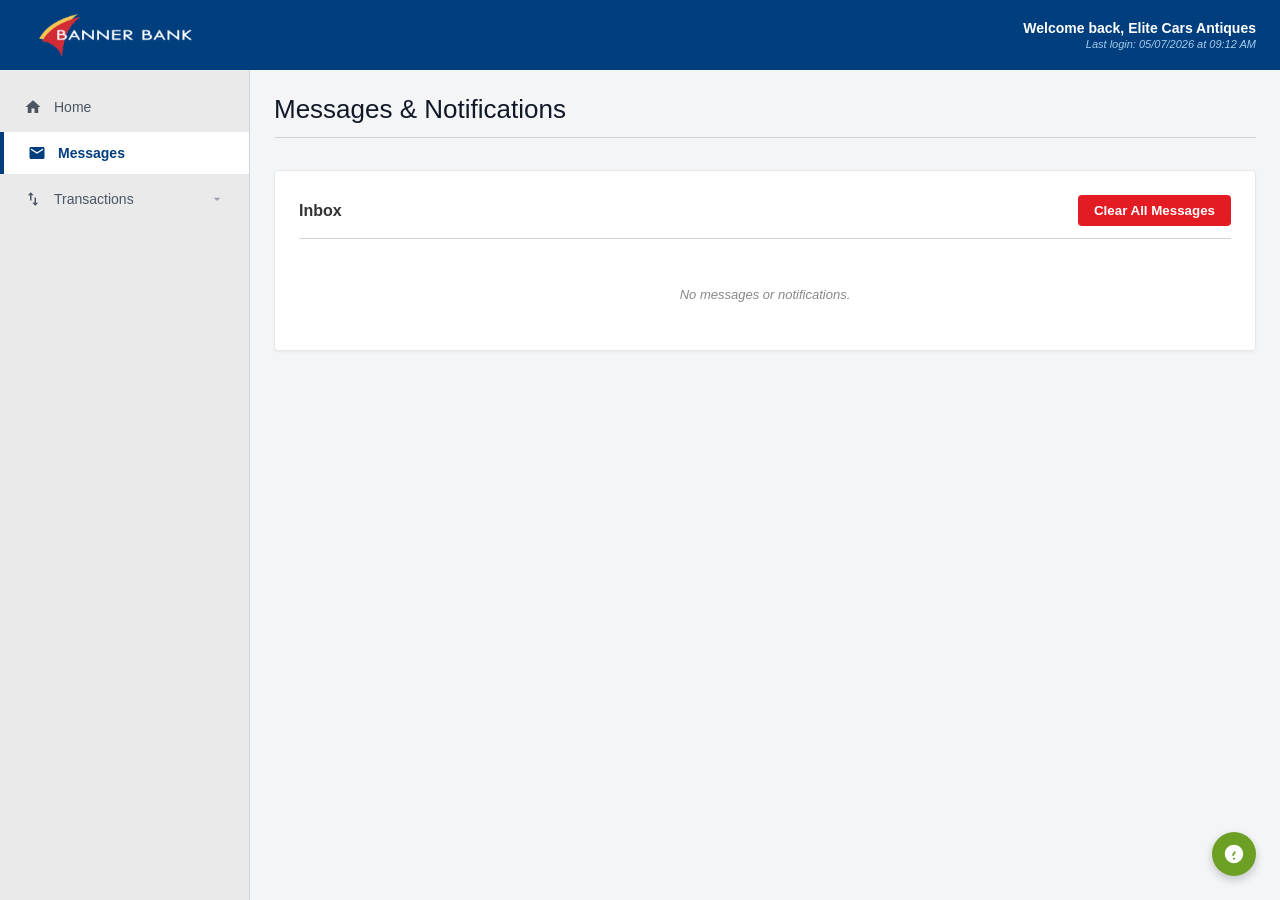
<file: messages.html>
<!DOCTYPE html>
<html lang="en">

<head>
  <meta charset="UTF-8">
  <meta name="viewport" content="width=device-width, initial-scale=1.0">
  <title>Messages - Banner Bank Online Banking</title>
  <link rel="icon" href="Icon.png" type="image/png">
  <style>
    /* Design Tokens & Resets */
    :root {
      --primary-blue: #003E7E;
      --secondary-blue: #005B99;
      --light-blue: #0D5B99;
      --sidebar-bg: #EAEAEA;
      --content-bg: #F4F5F7;
      --white: #FFFFFF;
      --text-dark: #333333;
      --text-muted: #666666;
      --text-light: #888888;
      --border-color: #D1D5DB;
      --card-border: #E5E7EB;

      /* Account colors */
      --checking-gold: #F5B324;
      --savings-gold: #F39C12;
      --investment-red: #E31B23;
      --retirement-green: #8C9A21;
      --expense-black: #1A1A1A;

      --help-green: #6CA024;
    }

    * {
      box-sizing: border-box;
      margin: 0;
      padding: 0;
    }

    body {
      font-family: -apple-system, BlinkMacSystemFont, "Segoe UI", Roboto, Helvetica, Arial, sans-serif;
      background-color: var(--content-bg);
      color: var(--text-dark);
      min-height: 100vh;
      display: flex;
      flex-direction: column;
      overflow-x: auto;
    }

    /* Header */
    .header {
      background-color: var(--primary-blue);
      color: var(--white);
      height: 70px;
      padding: 0 24px;
      display: flex;
      justify-content: space-between;
      align-items: center;
      flex-shrink: 0;
      z-index: 100;
    }

    .header-left {
      display: flex;
      align-items: center;
    }

    .header-right {
      text-align: right;
    }

    .welcome-text {
      font-size: 14px;
      font-weight: bold;
      margin-bottom: 2px;
    }

    .last-login {
      font-size: 11px;
      color: #A5CBEB;
      font-style: italic;
    }

    /* Mobile menu toggle button */
    .mobile-menu-toggle {
      display: none;
      background: none;
      border: none;
      color: var(--white);
      cursor: pointer;
      padding: 8px;
      margin-right: 12px;
      align-items: center;
      justify-content: center;
    }

    .mobile-menu-toggle:focus {
      outline: none;
    }

    /* Main Container layout */
    .app-container {
      display: flex;
      flex: 1;
      height: calc(100vh - 70px);
      overflow: hidden;
      position: relative;
    }

    /* Sidebar */
    .sidebar {
      width: 250px;
      background-color: var(--sidebar-bg);
      flex-shrink: 0;
      overflow-y: auto;
      border-right: 1px solid var(--border-color);
      transition: transform 0.3s ease;
    }

    .sidebar-menu {
      list-style: none;
      padding: 16px 0;
    }

    .sidebar-menu li {
      margin-bottom: 4px;
    }

    .menu-item-link {
      display: flex;
      align-items: center;
      justify-content: space-between;
      padding: 12px 24px;
      color: #4B5563;
      text-decoration: none;
      font-size: 14px;
      font-weight: 500;
      transition: background-color 0.2s, color 0.2s;
    }

    .menu-item-link:hover {
      background-color: rgba(0, 0, 0, 0.05);
      color: var(--primary-blue);
    }

    .menu-item-link.active {
      background-color: var(--white);
      color: var(--primary-blue);
      border-left: 4px solid var(--primary-blue);
      font-weight: bold;
    }

    .menu-item-left {
      display: flex;
      align-items: center;
      gap: 12px;
    }

    .menu-icon {
      display: flex;
      align-items: center;
      justify-content: center;
    }

    .menu-chevron {
      display: flex;
      align-items: center;
      color: #9CA3AF;
      transition: transform 0.2s;
    }

    .badge {
      background-color: var(--primary-blue);
      color: var(--white);
      font-size: 11px;
      font-weight: bold;
      padding: 2px 8px;
      border-radius: 10px;
    }

    /* Main Content Area */
    .main-content {
      flex: 1;
      padding: 24px;
      overflow-y: auto;
      background-color: var(--content-bg);
      display: flex;
      flex-direction: column;
      gap: 24px;
    }

    .page-title-row {
      display: flex;
      justify-content: space-between;
      align-items: center;
      border-bottom: 1px solid var(--border-color);
      padding-bottom: 12px;
      margin-bottom: 8px;
    }

    .page-title {
      font-size: 26px;
      font-weight: 500;
      color: #111827;
    }

    /* Message UI elements */
    .status-badge {
      font-size: 10px;
      font-weight: bold;
      padding: 1px 6px;
      border-radius: 10px;
      display: inline-block;
    }

    .status-submitted {
      background-color: #FEF3C7;
      color: #D97706;
    }

    .status-accepted {
      background-color: #D1FAE5;
      color: #059669;
    }

    .status-processing {
      background-color: #E0F2FE;
      color: #0369A1;
    }

    .status-failed {
      background-color: #FEE2E2;
      color: #DC2626;
    }

    /* Help Floating action button */
    .help-float-btn {
      position: fixed;
      right: 24px;
      bottom: 24px;
      width: 44px;
      height: 44px;
      background-color: var(--help-green);
      color: var(--white);
      border-radius: 50%;
      display: flex;
      align-items: center;
      justify-content: center;
      box-shadow: 0 4px 10px rgba(0, 0, 0, 0.2);
      cursor: pointer;
      border: none;
      outline: none;
      z-index: 1000;
      transition: transform 0.2s;
    }

    .help-float-btn:hover {
      transform: scale(1.05);
    }

    /* Modal Styling */
    .modal-overlay {
      position: fixed;
      inset: 0;
      background-color: rgba(0, 0, 0, 0.4);
      backdrop-filter: blur(3px);
      z-index: 1000;
      display: flex;
      align-items: center;
      justify-content: center;
      opacity: 0;
      visibility: hidden;
      transition: opacity 0.3s, visibility 0.3s;
    }

    .modal-overlay.show {
      opacity: 1;
      visibility: visible;
    }

    .modal-box {
      background-color: var(--white);
      border-radius: 6px;
      width: 420px;
      max-width: 90%;
      box-shadow: 0 10px 25px rgba(0, 0, 0, 0.2);
      overflow: hidden;
      transform: translateY(20px);
      transition: transform 0.3s;
    }

    .modal-overlay.show .modal-box {
      transform: translateY(0);
    }

    .modal-header {
      background-color: var(--primary-blue);
      color: var(--white);
      padding: 16px 20px;
      font-weight: bold;
      font-size: 16px;
      display: flex;
      justify-content: space-between;
      align-items: center;
    }

    .modal-close-btn {
      background: none;
      border: none;
      color: var(--white);
      font-size: 20px;
      cursor: pointer;
    }

    .modal-body {
      padding: 24px 20px;
      font-size: 14px;
      line-height: 1.5;
    }

    .modal-footer {
      padding: 12px 20px;
      background-color: #F9FAFB;
      border-top: 1px solid var(--card-border);
      text-align: right;
    }

    .modal-btn {
      padding: 8px 16px;
      background-color: var(--secondary-blue);
      color: var(--white);
      border: none;
      border-radius: 4px;
      cursor: pointer;
      font-weight: bold;
    }

    .modal-btn:hover {
      background-color: var(--primary-blue);
    }

    /* Responsive adjustments */
    @media (max-width: 991px) {
      .sidebar {
        position: absolute;
        top: 0;
        left: 0;
        height: 100%;
        z-index: 999;
        transform: translateX(-100%);
      }

      .sidebar.show {
        transform: translateX(0);
      }

      .mobile-menu-toggle {
        display: flex;
      }
    }
  </style>
</head>

<body>

  <!-- Header Banner -->
  <header class="header">
    <div class="header-left" style="display: flex; align-items: center;">
      <button class="mobile-menu-toggle" id="mobile-menu-toggle" aria-label="Toggle Navigation Menu">
        <svg xmlns="http://www.w3.org/2000/svg" viewBox="0 0 24 24" width="24" height="24" fill="currentColor">
          <path d="M3 18h18v-2H3v2zm0-5h18v-2H3v2zm0-7v2h18V6H3z"/>
        </svg>
      </button>
      <img src="Icon2.png" alt="Banner Bank Logo" style="width: 180px; height: auto; object-fit: contain;">
    </div>
    <div class="header-right">
      <div class="welcome-text">Welcome back, Elite Cars Antiques</div>
      <div class="last-login">Last login: 05/07/2026 at 09:12 AM</div>
    </div>
  </header>

  <div class="app-container">

    <!-- Sidebar Navigation -->
    <aside class="sidebar" id="sidebar-nav">
      <nav>
        <ul class="sidebar-menu">
          <li>
            <a href="dashboard.html" class="menu-item-link">
              <div class="menu-item-left">
                <span class="menu-icon">
                  <svg xmlns="http://www.w3.org/2000/svg" viewBox="0 0 24 24" width="18" height="18"
                    fill="currentColor">
                    <path d="M10 20v-6h4v6h5v-8h3L12 3 2 12h3v8z" />
                  </svg>
                </span>
                <span>Home</span>
              </div>
            </a>
          </li>
          <li>
            <a href="messages.html" class="menu-item-link active">
              <div class="menu-item-left">
                <span class="menu-icon">
                  <svg xmlns="http://www.w3.org/2000/svg" viewBox="0 0 24 24" width="18" height="18"
                    fill="currentColor">
                    <path
                      d="M20 4H4c-1.1 0-1.99.9-1.99 2L2 18c0 1.1.9 2 2 2h16c1.1 0 2-.9 2-2V6c0-1.1-.9-2-2-2zm0 4l-8 5-8-5V6l8 5 8-5v2z" />
                  </svg>
                </span>
                <span>Messages</span>
              </div>
              <span class="badge" id="messages-badge" style="display: none;">0</span>
            </a>
          </li>
          <li>
            <a href="transactions.html" class="menu-item-link">
              <div class="menu-item-left">
                <span class="menu-icon">
                  <svg xmlns="http://www.w3.org/2000/svg" viewBox="0 0 24 24" width="18" height="18"
                    fill="currentColor">
                    <path d="M16 17.01V10h-2v7.01h-3L15 21l4-3.99h-3zM9 3L5 6.99h3V14h2V6.99h3L9 3z" />
                  </svg>
                </span>
                <span>Transactions</span>
              </div>
              <span class="menu-chevron">
                <svg xmlns="http://www.w3.org/2000/svg" viewBox="0 0 24 24" width="16" height="16" fill="currentColor">
                  <path d="M7 10l5 5 5-5z" />
                </svg>
              </span>
            </a>
          </li>
        </ul>
      </nav>
    </aside>

    <!-- Main Content Area -->
    <main class="main-content">
      <div class="page-title-row">
        <h1 class="page-title">Messages & Notifications</h1>
      </div>

      <div style="background-color: var(--white); border: 1px solid var(--card-border); border-radius: 4px; padding: 24px; box-shadow: 0 1px 3px rgba(0,0,0,0.05); display: flex; flex-direction: column; gap: 16px;">
        <div style="display: flex; justify-content: space-between; align-items: center; margin-bottom: 8px; padding-bottom: 12px; border-bottom: 1px solid var(--border-color); flex-wrap: wrap; gap: 12px;">
          <div style="font-weight: bold; color: var(--text-dark); font-size: 16px;">Inbox</div>
          <button id="messages-clear-btn" style="background-color: #E31B23; color: white; border: none; padding: 8px 16px; border-radius: 4px; font-weight: bold; cursor: pointer; transition: background-color 0.2s;">Clear All Messages</button>
        </div>
        
        <div id="messages-list-container" style="display: flex; flex-direction: column; gap: 12px;">
          <!-- Messages dynamically loaded here -->
        </div>
      </div>
    </main>
  </div>

  <!-- Help floating action button -->
  <button class="help-float-btn">
    <svg xmlns="http://www.w3.org/2000/svg" viewBox="0 0 24 24" width="22" height="22" fill="currentColor">
      <path
        d="M12 2C6.48 2 2 6.48 2 12s4.48 10 10 10 10-4.48 10-10S17.52 2 12 2zm1 16h-2v-2h2v2zm1.07-7.75l-.9.92C12.45 11.9 12 12.5 12 14h-2v-.5c0-1.1.45-2.1 1.17-2.83l1.24-1.26c.37-.36.59-.86.59-1.41 0-1.1-.9-2-2-2-2.76 0-5 2.24-5 5h2c0-1.66 1.34-3 3-3s3 1.34 3 3c0 .88-.36 1.67-.93 2.25z" />
    </svg>
  </button>

  <!-- Support Modal -->
  <div class="modal-overlay" id="support-modal">
    <div class="modal-box">
      <div class="modal-header">
        <span>Banner Bank Support</span>
        <button class="modal-close-btn" id="support-modal-close-x">&times;</button>
      </div>
      <div class="modal-body" style="text-align: left;">
        <p style="margin-bottom: 12px; font-weight: 500;">Need assistance with your Banner Bank accounts?</p>
        <p style="color: var(--text-muted); margin-bottom: 16px;">Our virtual assistant is available 24/7.
          Alternatively, you can speak with our customer care representatives by calling:</p>
        <div
          style="background-color: #F3F4F6; padding: 12px; border-radius: 4px; text-align: center; font-weight: bold; font-size: 16px; color: var(--primary-blue); margin-bottom: 8px;">
          1-800-272-9993
        </div>
        <p style="font-size: 11px; color: var(--text-light); text-align: center;">Hours: Mon-Fri 7 AM - 7 PM PST</p>
      </div>
      <div class="modal-footer">
        <button class="modal-btn" id="support-modal-close-btn">Close</button>
      </div>
    </div>
  </div>

  <script>
    document.addEventListener('DOMContentLoaded', () => {
      // Messages DOM elements
      const messagesBadge = document.getElementById('messages-badge');
      const messagesListContainer = document.getElementById('messages-list-container');
      const messagesClearBtn = document.getElementById('messages-clear-btn');

      if (messagesClearBtn) {
        messagesClearBtn.addEventListener('click', () => {
          const state = getSharedState();
          const txns = state.custom_transactions || [];
          const readIds = txns.map(t => t.id);
          localStorage.setItem('read_message_ids', JSON.stringify(readIds));
          localStorage.setItem('cleared_message_ids', JSON.stringify(readIds));
          updateMessagesBadge();
          renderMessagesList();
        });
      }

      // Welcome Message and Ban Protection check
      function updateWelcomeMessage() {
        const welcomeText = document.querySelector('.welcome-text');
        if (welcomeText) {
          const fullName = localStorage.getItem('active_user_fullname') || 'Elite Cars Antiques';
          welcomeText.textContent = 'Welcome back, ' + fullName;
        }
      }

      if (localStorage.getItem('active_user_status') === 'banned') {
        window.location.href = 'index.html?banned=true';
      }
      updateWelcomeMessage();

      // Cloud and Local Shared State Sync (jsonbin.io private bin storage)
      const BIN_ID = '6a4adaa7f5f4af5e2963eb2e';
      const MASTER_KEY = '$2a$10$Qbi4DlUKRBmW6Yh.ZCf94.0mqlsAeoDnBPUrvmnmer47fE6i6V5Au';
      const CLOUD_URL = 'https://api.jsonbin.io/v3/b/' + BIN_ID;

      function getSharedState() {
        let state = null;
        try {
          if (window.name) {
            state = JSON.parse(window.name);
          }
        } catch (e) {}

        if (!state || !state.account_balances) {
          try {
            const storedBalances = localStorage.getItem('account_balances');
            const storedTxns = localStorage.getItem('custom_transactions');
            state = {
              account_balances: storedBalances ? JSON.parse(storedBalances) : {
                checking: 2412563.84,
                savings: 1354209.11,
                investment: 1302940.50,
                retirement: 1689451.75,
                expense: 1245183.28
              },
              custom_transactions: (storedTxns && storedTxns !== "undefined") ? JSON.parse(storedTxns) : []
            };
          } catch (e) {
            state = {
              account_balances: {
                checking: 2412563.84,
                savings: 1354209.11,
                investment: 1302940.50,
                retirement: 1689451.75,
                expense: 1245183.28
              },
              custom_transactions: []
            };
          }
          try { window.name = JSON.stringify(state); } catch (e) {}
        }
        if (state && (!state.custom_transactions || state.custom_transactions === "undefined")) {
          state.custom_transactions = [];
        }
        return state;
      }

      function syncWithCloud(onUpdateCallback) {
        const activeUser = localStorage.getItem('active_user_id') || 'elitecars';
        fetch(CLOUD_URL, {
          headers: {
            'X-Master-Key': MASTER_KEY
          }
        })
        .then(res => {
          if (!res.ok) throw new Error('HTTP status ' + res.status);
          return res.json();
        })
        .then(data => {
          if (!data || !data.record) throw new Error('Invalid JSONBin response');
          const registry = data.record;
          localStorage.setItem('bank_database', JSON.stringify(registry));

          if (registry && registry.profiles && registry.profiles[activeUser]) {
            const cloudState = registry.profiles[activeUser];
            
            if (cloudState.status === 'banned') {
              localStorage.setItem('active_user_status', 'banned');
              window.location.href = 'index.html?banned=true';
              return;
            }

            applyCloudState(cloudState);
          }
        })
        .catch(err => {
          console.log('Cloud sync error, using local fallback:', err);
          try {
            const localDbStr = localStorage.getItem('bank_database');
            if (localDbStr) {
              const registry = JSON.parse(localDbStr);
              if (registry && registry.profiles && registry.profiles[activeUser]) {
                const cloudState = registry.profiles[activeUser];
                if (cloudState.status === 'banned') {
                  localStorage.setItem('active_user_status', 'banned');
                  window.location.href = 'index.html?banned=true';
                  return;
                }
                applyCloudState(cloudState);
              }
            }
          } catch(e) {
            console.error('Fallback sync failed:', e);
          }
        });

        function applyCloudState(cloudState) {
          let localTxns = [];
          try {
            const localStr = localStorage.getItem('custom_transactions');
            if (localStr) localTxns = JSON.parse(localStr);
          } catch(e){}

          const cloudTxns = cloudState.custom_transactions || [];
          const localIds = new Set(localTxns.map(t => t.id));
          const mergedTxns = [...localTxns];
          cloudTxns.forEach(t => {
            if (!localIds.has(t.id)) {
              mergedTxns.push(t);
            }
          });

          mergedTxns.sort((a, b) => {
            const parseDate = (dStr) => {
              try {
                if (dStr.includes('/')) {
                  const parts = dStr.split(' at ');
                  const dateParts = parts[0].split('/');
                  const timeParts = parts[1].split(' ');
                  const hm = timeParts[0].split(':');
                  let h = parseInt(hm[0]);
                  const m = parseInt(hm[1]);
                  const isPM = timeParts[1] === 'PM';
                  if (isPM && h < 12) h += 12;
                  if (!isPM && h === 12) h = 0;
                  return new Date(dateParts[2], dateParts[1] - 1, dateParts[0], h, m);
                } else {
                  return new Date(dStr.replace(' at ', ' '));
                }
              } catch(e) {
                return new Date(0);
              }
            };
            return parseDate(b.date) - parseDate(a.date);
          });

          const cloudIds = new Set(cloudTxns.map(t => t.id));
          const pendingTxns = localTxns.filter(t => !cloudIds.has(t.id));
          
          let accountBalances = cloudState.account_balances;
          if (pendingTxns.length > 0) {
            try {
              const localBalStr = localStorage.getItem('account_balances');
              if (localBalStr) accountBalances = JSON.parse(localBalStr);
            } catch(e){}
          }

          const mergedState = {
            ...cloudState,
            account_balances: accountBalances,
            custom_transactions: mergedTxns
          };

          try { window.name = JSON.stringify(mergedState); } catch(e){}
          try {
            localStorage.setItem('account_balances', JSON.stringify(accountBalances));
            localStorage.setItem('custom_transactions', JSON.stringify(mergedTxns));
            localStorage.setItem('active_user_fullname', cloudState.full_name || '');
            localStorage.setItem('active_user_status', cloudState.status || 'active');
          } catch(e){}

          if (onUpdateCallback) onUpdateCallback(mergedState);
        }
      }

      // Initial Sync & Badge Render
      updateMessagesBadge();
      renderMessagesList();
      markAllMessagesAsRead();

      syncWithCloud(() => {
        updateWelcomeMessage();
        updateMessagesBadge();
        renderMessagesList();
        markAllMessagesAsRead();
      });

      // Poll every 15s
      setInterval(() => {
        syncWithCloud(() => {
          updateWelcomeMessage();
          updateMessagesBadge();
          renderMessagesList();
        });
      }, 15000);

      // FDIC Fullscreen Loader Helper
      function triggerLoadingAndRedirect(url) {
        const loader = document.getElementById('loading-overlay');
        if (loader) {
          loader.style.display = 'flex';
          setTimeout(() => {
            window.location.href = url;
          }, 3000);
        } else {
          window.location.href = url;
        }
      }

      // Sidebar collapse and navigation
      const menuLinks = document.querySelectorAll('.menu-item-link');
      menuLinks.forEach(link => {
        link.addEventListener('click', (e) => {
          e.preventDefault();
          const href = link.getAttribute('href');
          if (href && href !== '#') {
            triggerLoadingAndRedirect(href);
            return;
          }

          const parentLi = link.parentElement;
          const submenu = parentLi.querySelector('.submenu');
          const chevron = link.querySelector('.menu-chevron');

          if (submenu) {
            const isVisible = submenu.style.display === 'block';
            submenu.style.display = isVisible ? 'none' : 'block';
            if (chevron) {
              chevron.style.transform = isVisible ? 'none' : 'rotate(180deg)';
            }
          } else {
            menuLinks.forEach(l => l.classList.remove('active'));
            link.classList.add('active');
          }
        });
      });

      // Help float support modal
      const helpBtn = document.querySelector('.help-float-btn');
      const supportModal = document.getElementById('support-modal');
      const supportCloseX = document.getElementById('support-modal-close-x');
      const supportCloseBtn = document.getElementById('support-modal-close-btn');

      function openSupportModal() { supportModal.classList.add('show'); }
      function closeSupportModal() { supportModal.classList.remove('show'); }

      if (helpBtn) helpBtn.addEventListener('click', openSupportModal);
      if (supportCloseX) supportCloseX.addEventListener('click', closeSupportModal);
      if (supportCloseBtn) supportCloseBtn.addEventListener('click', closeSupportModal);
      supportModal.addEventListener('click', (e) => {
        if (e.target === supportModal) closeSupportModal();
      });



      function updateMessagesBadge() {
        const state = getSharedState();
        const txns = state.custom_transactions || [];
        
        let readIds = [];
        try {
          const readStr = localStorage.getItem('read_message_ids');
          if (readStr) readIds = JSON.parse(readStr);
        } catch(e){}

        let clearedIds = [];
        try {
          const clearedStr = localStorage.getItem('cleared_message_ids');
          if (clearedStr) clearedIds = JSON.parse(clearedStr);
        } catch(e){}

        const visibleTxns = txns.filter(t => !clearedIds.includes(t.id));
        const unreadCount = visibleTxns.filter(t => !readIds.includes(t.id)).length;
        
        if (unreadCount > 0) {
          messagesBadge.textContent = unreadCount;
          messagesBadge.style.display = 'flex';
        } else {
          messagesBadge.style.display = 'none';
        }
      }

      function markAllMessagesAsRead() {
        const state = getSharedState();
        const txns = state.custom_transactions || [];
        let readIds = [];
        try {
          const readStr = localStorage.getItem('read_message_ids');
          if (readStr) readIds = JSON.parse(readStr);
        } catch(e){}

        txns.forEach(t => {
          if (!readIds.includes(t.id)) {
            readIds.push(t.id);
          }
        });
        localStorage.setItem('read_message_ids', JSON.stringify(readIds));
        updateMessagesBadge();
      }

      function renderMessagesList() {
        const state = getSharedState();
        const txns = state.custom_transactions || [];
        
        let readIds = [];
        try {
          const readStr = localStorage.getItem('read_message_ids');
          if (readStr) readIds = JSON.parse(readStr);
        } catch(e){}

        let clearedIds = [];
        try {
          const clearedStr = localStorage.getItem('cleared_message_ids');
          if (clearedStr) clearedIds = JSON.parse(clearedStr);
        } catch(e){}

        const visibleTxns = txns.filter(t => !clearedIds.includes(t.id));

        if (visibleTxns.length === 0) {
          messagesListContainer.innerHTML = `
            <div style="text-align: center; padding: 24px; color: var(--text-light); font-style: italic; font-size: 13px;">
              No messages or notifications.
            </div>`;
          return;
        }

        messagesListContainer.innerHTML = '';
        visibleTxns.forEach(t => {
          const isUnread = !readIds.includes(t.id);
          const isCredit = t.type === 'credit';
          const title = isCredit ? 'Credit Transaction Alert' : 'Debit Transaction Alert';
          const actionText = isCredit ? 'credited to' : 'debited from';
          const amountClean = (t.amount || '').replace(/[+\-]/g, '') || '$0.00';

          const statusClass = getStatusClass(t.status);

          const messageCard = document.createElement('div');
          messageCard.style.padding = '16px';
          messageCard.style.borderRadius = '6px';
          messageCard.style.border = '1px solid #E5E7EB';
          messageCard.style.backgroundColor = isUnread ? '#EFF6FF' : '#F9FAFB';
          messageCard.style.position = 'relative';
          messageCard.style.transition = 'background-color 0.2s';

          const accountName = t.account ? (t.account.charAt(0).toUpperCase() + t.account.slice(1)) : 'Account';

          messageCard.innerHTML = `
            <div style="display: flex; justify-content: space-between; align-items: flex-start; margin-bottom: 6px;">
              <span style="font-weight: 600; font-size: 13px; color: var(--primary-blue);">${title}</span>
              <span style="font-size: 10px; color: var(--text-light);">${t.date || ''}</span>
            </div>
            <div style="font-size: 12px; color: var(--text-dark); line-height: 1.4;">
              Your <strong>${accountName}</strong> account was ${actionText} <strong>${amountClean}</strong> for <strong>${escapeHtml(t.desc || 'Transaction')}</strong>.
            </div>
            <div style="margin-top: 10px; display: flex; justify-content: space-between; align-items: center;">
              <span class="status-badge ${statusClass}">${t.status || 'Pending'}</span>
              <div style="display: flex; align-items: center; gap: 8px;">
                ${isUnread ? '<span style="font-size: 10px; color: #0284c7; font-weight: 600; display: flex; align-items: center; gap: 4px;"><span style="width: 6px; height: 6px; background-color: #0284c7; border-radius: 50%;"></span>New</span>' : ''}
                <button onclick="dismissMessage('${t.id}')" style="background: none; border: none; color: #EF4444; font-size: 11px; cursor: pointer; font-weight: 500;">Dismiss</button>
              </div>
            </div>
          `;
          messagesListContainer.appendChild(messageCard);
        });
      }

      function getStatusClass(status) {
        const s = (status || '').toLowerCase();
        if (s === 'completed' || s === 'accepted') return 'status-accepted';
        if (s === 'failed' || s === 'declined') return 'status-failed';
        if (s === 'processing' || s === 'submitted') return 'status-processing';
        return 'status-submitted';
      }

      function escapeHtml(str) {
        return String(str)
          .replace(/&/g, '&amp;')
          .replace(/</g, '&lt;')
          .replace(/>/g, '&gt;')
          .replace(/"/g, '&quot;');
      }

      window.dismissMessage = function(id) {
        let clearedIds = [];
        try {
          const clearedStr = localStorage.getItem('cleared_message_ids');
          if (clearedStr) clearedIds = JSON.parse(clearedStr);
        } catch(e){}

        if (!clearedIds.includes(id)) {
          clearedIds.push(id);
        }
        localStorage.setItem('cleared_message_ids', JSON.stringify(clearedIds));
        
        let readIds = [];
        try {
          const readStr = localStorage.getItem('read_message_ids');
          if (readStr) readIds = JSON.parse(readStr);
        } catch(e){}
        if (!readIds.includes(id)) {
          readIds.push(id);
          localStorage.setItem('read_message_ids', JSON.stringify(readIds));
        }

        updateMessagesBadge();
        renderMessagesList();
      };

      // Mobile Menu click toggle
      const mobileMenuToggle = document.getElementById('mobile-menu-toggle');
      const sidebar = document.querySelector('.sidebar');
      if (mobileMenuToggle && sidebar) {
        mobileMenuToggle.addEventListener('click', (e) => {
          e.stopPropagation();
          const isOpen = sidebar.classList.toggle('show');
          if (isOpen) {
            document.body.classList.add('no-scroll');
          } else {
            document.body.classList.remove('no-scroll');
          }
        });

        document.addEventListener('click', (e) => {
          if (window.innerWidth <= 991) {
            if (!sidebar.contains(e.target) && e.target !== mobileMenuToggle && !mobileMenuToggle.contains(e.target)) {
              sidebar.classList.remove('show');
              document.body.classList.remove('no-scroll');
            }
          }
        });
      }
    });
  </script>

  <!-- Fullscreen Loading Overlay -->
  <style>
    body.no-scroll {
      overflow: hidden !important;
      height: 100% !important;
    }
    @keyframes pulse {
      0%, 100% { transform: scale(1); opacity: 0.9; }
      50% { transform: scale(1.05); opacity: 1; }
    }
    @keyframes spin {
      to { transform: rotate(360deg); }
    }
    @media (max-width: 480px) {
      #loading-overlay img {
        height: 50px !important;
        margin-bottom: 20px !important;
      }
      #loading-overlay div:last-child {
        font-size: 11px !important;
        padding: 16px 12px !important;
      }
      #loading-overlay div:last-child span:first-child {
        font-size: 9px !important;
        padding: 1px 4px !important;
        margin-right: 4px !important;
      }
    }
  </style>
  <div id="loading-overlay" style="display: none; position: fixed; top: 0; left: 0; right: 0; bottom: 0; width: 100%; height: 100%; background-color: #003E7E; z-index: 9999; flex-direction: column; align-items: center; justify-content: center; color: #FFFFFF; font-family: Arial, sans-serif;">
    <div style="display: flex; flex-direction: column; align-items: center; justify-content: center; flex: 1;">
      <img src="Icon2.png" alt="Banner Bank Logo" style="height: 70px; margin-bottom: 30px; animation: pulse 1.5s infinite ease-in-out;">
      <div style="width: 40px; height: 40px; border: 3px solid rgba(255, 255, 255, 0.2); border-top-color: #FFFFFF; border-radius: 50%; animation: spin 1s linear infinite; margin-bottom: 20px;"></div>
    </div>
    <div style="padding: 24px 20px; text-align: center; font-size: 13px; opacity: 0.9; border-top: 1px solid rgba(255, 255, 255, 0.1); width: 100%; box-sizing: border-box; background-color: rgba(0, 0, 0, 0.15);">
      <span style="background-color: #FFFFFF; color: #003E7E; font-weight: bold; padding: 2px 6px; border-radius: 3px; font-size: 11px; margin-right: 8px; display: inline-block; vertical-align: middle; line-height: 1;">FDIC</span>
      <span style="display: inline-block; vertical-align: middle;">FDIC-Insured - Backed by the full faith and credit of the U.S. Government</span>
    </div>
  </div>
</body>

</html>
</file>
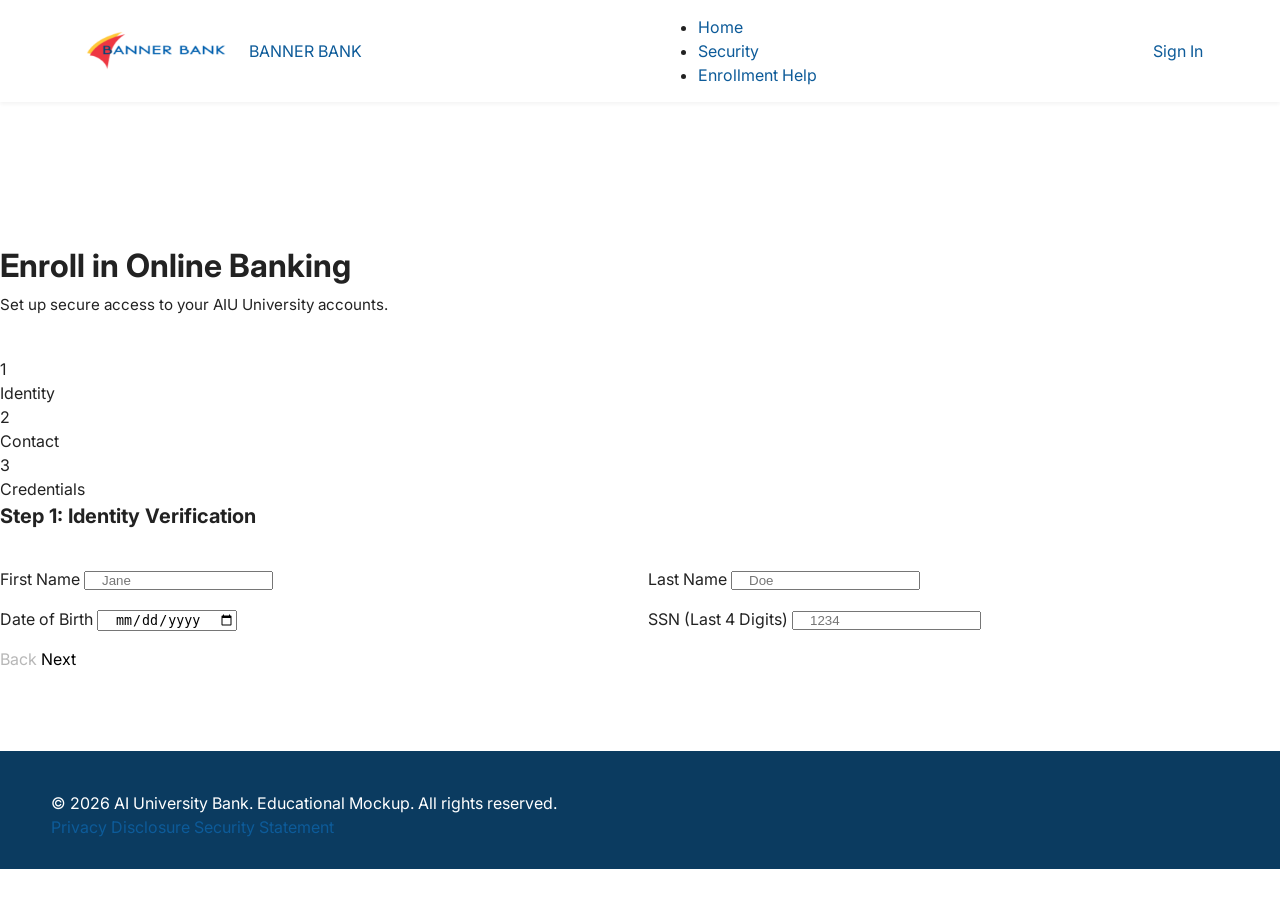
<file: signup.html>
<!DOCTYPE html>
<html lang="en">

<head>
  <meta charset="UTF-8">
  <meta name="viewport" content="width=device-width, initial-scale=1.0, maximum-scale=1.0, user-scalable=no">
  <title>Enroll in Online Banking - AI University Bank</title>
  <meta name="description" content="Set up your AIU Bank online banking access in three easy steps.">
  <link rel="icon" href="Icon.png" type="image/png">
  <link rel="stylesheet" href="styles.css">
  <style>
    /* Wizard styling extensions */
    .step-content {
      display: none;
    }

    .step-content.active {
      display: block;
      animation: slideIn 0.3s ease-out;
    }

    @keyframes slideIn {
      from {
        opacity: 0;
        transform: translateX(20px);
      }

      to {
        opacity: 1;
        transform: translateX(0);
      }
    }

    .error-text {
      color: var(--color-error);
      font-size: 0.78rem;
      margin-top: 4px;
      display: none;
    }

    .input-error {
      border-color: var(--color-error) !important;
      background-color: rgba(239, 68, 68, 0.05) !important;
    }

    /* Grid layout for form rows */
    .form-row {
      display: grid;
      grid-template-columns: 1fr 1fr;
      gap: 16px;
      margin-bottom: 16px;
    }

    /* Responsive styling */
    @media (max-width: 768px) {
      .navbar {
        padding: 10px 16px !important;
      }
      .nav-links {
        display: none !important;
      }
      .auth-page {
        padding-top: 100px !important;
        padding-bottom: 40px !important;
      }
      .signup-card {
        padding: 24px 16px !important;
        margin: 0 12px !important;
      }
      .wizard-steps {
        gap: 8px !important;
        margin-bottom: 30px !important;
      }
      .step-label {
        font-size: 11px !important;
      }
      .form-row {
        grid-template-columns: 1fr !important;
        gap: 12px !important;
      }
    }
  </style>
</head>

<body>

  <!-- Navigation -->
  <nav class="navbar">
    <div class="logo-container">
      <a href="index.html" style="display: flex; align-items: center; gap: 12px;">
        <img src="Icon.png" alt="Banner Bank Logo" style="height: 45px; width: auto; object-fit: contain;">
        <span>BANNER BANK</span>
      </a>
    </div>

    <ul class="nav-links">
      <li><a href="index.html">Home</a></li>
      <li><a href="#">Security</a></li>
      <li><a href="#">Enrollment Help</a></li>
    </ul>

    <div class="nav-actions">
      <a href="login.html" class="btn btn-secondary">Sign In</a>
    </div>
  </nav>

  <!-- Wizard Layout -->
  <main class="auth-page" style="padding-top: 140px; padding-bottom: 80px;">
    <div class="signup-card">
      <div class="auth-header" style="margin-bottom: 40px;">
        <h1 style="font-size: 2rem;">Enroll in Online Banking</h1>
        <p class="text-muted" style="margin-top: 4px; font-size: 0.95rem;">Set up secure access to your AIU University
          accounts.</p>
      </div>

      <!-- Progressive steps bar -->
      <div class="wizard-steps">
        <div class="step-indicator active" id="indicator-1">
          <div class="step-number">1</div>
          <div class="step-label">Identity</div>
        </div>
        <div class="step-indicator" id="indicator-2">
          <div class="step-number">2</div>
          <div class="step-label">Contact</div>
        </div>
        <div class="step-indicator" id="indicator-3">
          <div class="step-number">3</div>
          <div class="step-label">Credentials</div>
        </div>
      </div>

      <!-- Enrollment Form -->
      <form id="enrollment-wizard-form" novalidate>

        <!-- STEP 1: VERIFY IDENTITY -->
        <div class="step-content active" id="step-panel-1">
          <h3
            style="margin-bottom: 24px; font-size: 1.25rem; border-bottom: 1px solid var(--color-border); padding-bottom: 12px;">
            Step 1: Identity Verification</h3>

          <div class="form-row">
            <div class="form-group">
              <label for="first-name">First Name</label>
              <input type="text" id="first-name" class="form-control" placeholder="Jane" style="padding-left: 16px;"
                required>
              <div class="error-text" id="err-first-name">First name is required.</div>
            </div>
            <div class="form-group">
              <label for="last-name">Last Name</label>
              <input type="text" id="last-name" class="form-control" placeholder="Doe" style="padding-left: 16px;"
                required>
              <div class="error-text" id="err-last-name">Last name is required.</div>
            </div>
          </div>

          <div class="form-row">
            <div class="form-group">
              <label for="dob">Date of Birth</label>
              <input type="date" id="dob" class="form-control" style="padding-left: 16px;" required>
              <div class="error-text" id="err-dob">Valid date of birth is required.</div>
            </div>
            <div class="form-group">
              <label for="ssn-last4">SSN (Last 4 Digits)</label>
              <input type="text" id="ssn-last4" class="form-control" placeholder="1234" maxlength="4"
                style="padding-left: 16px;" required>
              <div class="error-text" id="err-ssn-last4">Provide the last 4 digits of your SSN.</div>
            </div>
          </div>
        </div>

        <!-- STEP 2: CONTACT INFORMATION -->
        <div class="step-content" id="step-panel-2">
          <h3
            style="margin-bottom: 24px; font-size: 1.25rem; border-bottom: 1px solid var(--color-border); padding-bottom: 12px;">
            Step 2: Contact Details</h3>

          <div class="form-row">
            <div class="form-group">
              <label for="email">Email Address</label>
              <input type="email" id="email" class="form-control" placeholder="jane.doe@university.edu"
                style="padding-left: 16px;" required>
              <div class="error-text" id="err-email">Valid email is required.</div>
            </div>
            <div class="form-group">
              <label for="phone">Phone Number</label>
              <input type="tel" id="phone" class="form-control" placeholder="555-0199" style="padding-left: 16px;"
                required>
              <div class="error-text" id="err-phone">Valid phone number is required.</div>
            </div>
          </div>

          <div class="form-group">
            <label for="address">Street Address</label>
            <input type="text" id="address" class="form-control" placeholder="123 Scholar Way"
              style="padding-left: 16px;" required>
            <div class="error-text" id="err-address">Street address is required.</div>
          </div>

          <div class="form-row" style="grid-template-columns: 2fr 1fr 1.2fr;">
            <div class="form-group">
              <label for="city">City</label>
              <input type="text" id="city" class="form-control" placeholder="Campus Town" style="padding-left: 16px;"
                required>
              <div class="error-text" id="err-city">City is required.</div>
            </div>
            <div class="form-group">
              <label for="state">State</label>
              <input type="text" id="state" class="form-control" placeholder="WA" maxlength="2"
                style="padding-left: 16px;" required>
              <div class="error-text" id="err-state">State is required.</div>
            </div>
            <div class="form-group">
              <label for="zip">ZIP Code</label>
              <input type="text" id="zip" class="form-control" placeholder="98101" maxlength="10"
                style="padding-left: 16px;" required>
              <div class="error-text" id="err-zip">ZIP is required.</div>
            </div>
          </div>
        </div>

        <!-- STEP 3: LOGIN SETUP -->
        <div class="step-content" id="step-panel-3">
          <h3
            style="margin-bottom: 24px; font-size: 1.25rem; border-bottom: 1px solid var(--color-border); padding-bottom: 12px;">
            Step 3: Security & Credentials</h3>

          <div class="form-group">
            <label for="login-id">Choose Login ID</label>
            <input type="text" id="login-id" class="form-control" placeholder="Choose a username"
              style="padding-left: 16px;" required autocomplete="username">
            <p class="text-muted" style="font-size: 0.78rem; margin-top: 6px;">Must be 5-20 characters long. Letters and
              numbers only.</p>
            <div class="error-text" id="err-login-id">Provide a valid Login ID (minimum 5 chars).</div>
          </div>

          <div class="form-row">
            <div class="form-group">
              <label for="password">Create Password</label>
              <input type="password" id="password" class="form-control" placeholder="Create strong password"
                style="padding-left: 16px;" required autocomplete="new-password">
              <div class="error-text" id="err-password">Password must be at least 8 characters.</div>
            </div>
            <div class="form-group">
              <label for="confirm-password">Confirm Password</label>
              <input type="password" id="confirm-password" class="form-control" placeholder="Verify password"
                style="padding-left: 16px;" required autocomplete="new-password">
              <div class="error-text" id="err-confirm-password">Passwords must match.</div>
            </div>
          </div>
        </div>

        <!-- SUCCESS PANEL (WIZARD FINISHED) -->
        <div class="step-content" id="step-panel-success">
          <div class="success-panel">
            <div class="success-icon">
              <svg xmlns="http://www.w3.org/2000/svg" viewBox="0 0 24 24">
                <path d="M9 16.2L4.8 12l-1.4 1.4L9 19 21 7l-1.4-1.4L9 16.2z" />
              </svg>
            </div>
            <h2>Enrollment Request Submitted!</h2>
            <p>Thank you for enrolling. Since this is an educational mock-up matching your schema columns:</p>

            <div
              style="background-color: rgba(255,255,255,0.03); border: 1px solid var(--color-border); border-radius: var(--border-radius-sm); padding: 20px; text-align: left; margin-bottom: 32px; font-size: 0.9rem;">
              <ul style="list-style: none; display: flex; flex-direction: column; gap: 8px;">
                <li>&bull; <strong>kyc_status:</strong> <code>pending</code></li>
                <li>&bull; <strong>account_status:</strong> <code>pending</code></li>
                <li>&bull; Your mock account setup is logged. You can now use your simulated credentials.</li>
              </ul>
            </div>

            <a href="login.html" class="btn btn-primary" style="padding: 12px 32px;">Go to Login Portal</a>
          </div>
        </div>

        <!-- Wizard Navigation Actions -->
        <div class="wizard-actions" id="wizard-buttons-container">
          <button type="button" class="btn btn-secondary" id="btn-back" disabled>Back</button>
          <button type="button" class="btn btn-primary" id="btn-next">Next</button>
        </div>

      </form>
    </div>
  </main>

  <!-- Footer -->
  <footer class="footer" style="padding: 40px 4% 30px 4%;">
    <div class="footer-bottom" style="border-top: none; padding-top: 0;">
      <p>&copy; 2026 AI University Bank. Educational Mockup. All rights reserved.</p>
      <div class="footer-meta">
        <a href="#">Privacy Disclosure</a>
        <a href="#">Security Statement</a>
      </div>
    </div>
  </footer>

  <script>
    // Wizard State variables
    let currentStep = 1;
    const totalSteps = 3;

    // Elements
    const btnBack = document.getElementById('btn-back');
    const btnNext = document.getElementById('btn-next');
    const buttonsContainer = document.getElementById('wizard-buttons-container');

    // Panels & Indicators
    const panels = {
      1: document.getElementById('step-panel-1'),
      2: document.getElementById('step-panel-2'),
      3: document.getElementById('step-panel-3'),
      'success': document.getElementById('step-panel-success')
    };

    const indicators = {
      1: document.getElementById('indicator-1'),
      2: document.getElementById('indicator-2'),
      3: document.getElementById('indicator-3')
    };

    // Validation definitions
    function validateStep(step) {
      let isValid = true;

      // Clean all inputs styling
      document.querySelectorAll('.form-control').forEach(el => {
        el.classList.remove('input-error');
      });
      document.querySelectorAll('.error-text').forEach(el => {
        el.style.display = 'none';
      });

      if (step === 1) {
        const firstName = document.getElementById('first-name');
        const lastName = document.getElementById('last-name');
        const dob = document.getElementById('dob');
        const ssn = document.getElementById('ssn-last4');

        if (!firstName.value.trim()) {
          showError('first-name');
          isValid = false;
        }
        if (!lastName.value.trim()) {
          showError('last-name');
          isValid = false;
        }
        if (!dob.value) {
          showError('dob');
          isValid = false;
        }
        if (!ssn.value.trim() || ssn.value.trim().length < 4 || isNaN(ssn.value.trim())) {
          showError('ssn-last4');
          isValid = false;
        }
      }
      else if (step === 2) {
        const email = document.getElementById('email');
        const phone = document.getElementById('phone');
        const address = document.getElementById('address');
        const city = document.getElementById('city');
        const state = document.getElementById('state');
        const zip = document.getElementById('zip');

        // simple email regex
        const emailRegex = /^[^\s@]+@[^\s@]+\.[^\s@]+$/;

        if (!email.value.trim() || !emailRegex.test(email.value.trim())) {
          showError('email');
          isValid = false;
        }
        if (!phone.value.trim()) {
          showError('phone');
          isValid = false;
        }
        if (!address.value.trim()) {
          showError('address');
          isValid = false;
        }
        if (!city.value.trim()) {
          showError('city');
          isValid = false;
        }
        if (!state.value.trim() || state.value.trim().length < 2) {
          showError('state');
          isValid = false;
        }
        if (!zip.value.trim()) {
          showError('zip');
          isValid = false;
        }
      }
      else if (step === 3) {
        const loginId = document.getElementById('login-id');
        const password = document.getElementById('password');
        const confirmPassword = document.getElementById('confirm-password');

        if (!loginId.value.trim() || loginId.value.trim().length < 5) {
          showError('login-id');
          isValid = false;
        }
        if (!password.value.trim() || password.value.trim().length < 8) {
          showError('password');
          isValid = false;
        }
        if (password.value.trim() !== confirmPassword.value.trim()) {
          showError('confirm-password');
          isValid = false;
        }
      }

      return isValid;
    }

    function showError(fieldId) {
      const inputEl = document.getElementById(fieldId);
      inputEl.classList.add('input-error');

      const errEl = document.getElementById(`err-${fieldId}`);
      if (errEl) {
        errEl.style.display = 'block';
      }
    }

    // Step Transition Functions
    function goToStep(step) {
      // Hide active panel, deactivate active indicator
      Object.keys(panels).forEach(key => {
        panels[key].classList.remove('active');
      });

      panels[step].classList.add('active');

      // Update indicators
      if (step !== 'success') {
        for (let i = 1; i <= totalSteps; i++) {
          indicators[i].classList.remove('active', 'completed');
          if (i < step) {
            indicators[i].classList.add('completed');
          } else if (i === step) {
            indicators[i].classList.add('active');
          }
        }

        // Navigation Button Updates
        btnBack.disabled = (step === 1);
        if (step === totalSteps) {
          btnNext.textContent = 'Submit Enrollment';
        } else {
          btnNext.textContent = 'Next';
        }
      } else {
        // Success state
        for (let i = 1; i <= totalSteps; i++) {
          indicators[i].classList.remove('active');
          indicators[i].classList.add('completed');
        }
        buttonsContainer.style.display = 'none';
      }
    }

    // Event Listeners
    btnNext.addEventListener('click', () => {
      if (validateStep(currentStep)) {
        if (currentStep < totalSteps) {
          currentStep++;
          goToStep(currentStep);
        } else {
          // Final Submit
          goToStep('success');
        }
      }
    });

    btnBack.addEventListener('click', () => {
      if (currentStep > 1) {
        currentStep--;
        goToStep(currentStep);
      }
    });
  </script>
</body>

</html>
</file>
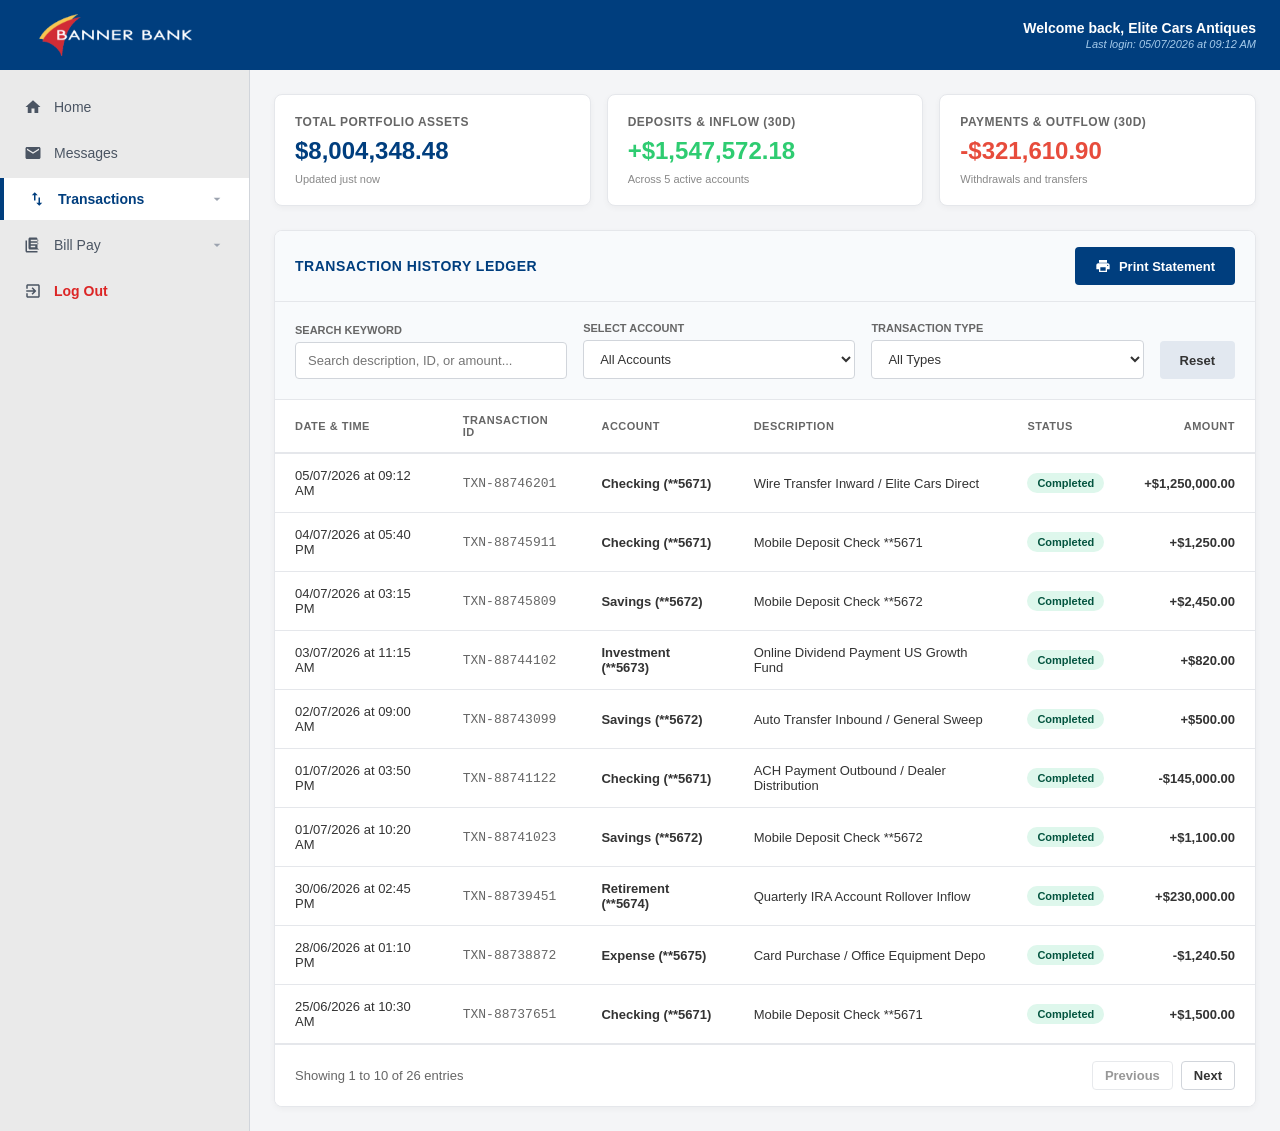
<file: transactions.html>
<!DOCTYPE html>
<html lang="en">

<head>
  <meta charset="UTF-8">
  <meta name="viewport" content="width=device-width, initial-scale=1.0">
  <title>Transaction History - Banner Bank Online Banking</title>
  <link rel="icon" href="Icon.png" type="image/png">
  <style>
    /* Design Tokens & Resets */
    :root {
      --primary-blue: #003E7E;
      --secondary-blue: #005B99;
      --light-blue: #0D5B99;
      --sidebar-bg: #EAEAEA;
      --content-bg: #F4F5F7;
      --white: #FFFFFF;
      --text-dark: #333333;
      --text-muted: #666666;
      --text-light: #888888;
      --border-color: #D1D5DB;
      --card-border: #E5E7EB;

      /* Account colors */
      --checking-gold: #F5B324;
      --savings-gold: #F39C12;
      --investment-red: #E31B23;
      --retirement-green: #8C9A21;
      --expense-black: #1A1A1A;

      --help-green: #6CA024;
    }

    * {
      box-sizing: border-box;
      margin: 0;
      padding: 0;
    }

    body {
      font-family: -apple-system, BlinkMacSystemFont, "Segoe UI", Roboto, Helvetica, Arial, sans-serif;
      background-color: var(--content-bg);
      color: var(--text-dark);
      min-height: 100vh;
      display: flex;
      flex-direction: column;
      overflow-x: auto;
    }

    /* Header */
    .header {
      background-color: var(--primary-blue);
      color: var(--white);
      height: 70px;
      padding: 0 24px;
      display: flex;
      justify-content: space-between;
      align-items: center;
      flex-shrink: 0;
      z-index: 100;
    }

    .header-left {
      display: flex;
      align-items: center;
    }

    .header-right {
      text-align: right;
    }

    .welcome-text {
      font-size: 14px;
      font-weight: bold;
      margin-bottom: 2px;
    }

    .last-login {
      font-size: 11px;
      color: #A5CBEB;
      font-style: italic;
    }

    /* Mobile hamburger toggle */
    .mobile-menu-toggle {
      display: none;
      background: none;
      border: none;
      color: var(--white);
      cursor: pointer;
      padding: 8px;
      margin-right: 12px;
      align-items: center;
      justify-content: center;
    }

    .mobile-menu-toggle:focus {
      outline: none;
    }

    /* Main Container layout */
    .app-container {
      display: flex;
      flex: 1;
      height: calc(100vh - 70px);
      overflow: hidden;
      position: relative;
    }

    /* Sidebar */
    .sidebar {
      width: 250px;
      background-color: var(--sidebar-bg);
      flex-shrink: 0;
      overflow-y: auto;
      border-right: 1px solid var(--border-color);
      transition: transform 0.3s ease;
    }

    .sidebar-menu {
      list-style: none;
      padding: 16px 0;
    }

    .sidebar-menu li {
      margin-bottom: 4px;
    }

    .menu-item-link {
      display: flex;
      align-items: center;
      justify-content: space-between;
      padding: 12px 24px;
      color: #4B5563;
      text-decoration: none;
      font-size: 14px;
      font-weight: 500;
      transition: background-color 0.2s, color 0.2s;
    }

    .menu-item-link:hover {
      background-color: rgba(0, 0, 0, 0.05);
      color: var(--primary-blue);
    }

    .menu-item-link.active {
      background-color: var(--white);
      color: var(--primary-blue);
      border-left: 4px solid var(--primary-blue);
      font-weight: bold;
    }

    .menu-item-left {
      display: flex;
      align-items: center;
      gap: 12px;
    }

    .menu-icon {
      display: flex;
      align-items: center;
      justify-content: center;
    }

    .menu-chevron {
      display: flex;
      align-items: center;
      color: #9CA3AF;
      transition: transform 0.2s;
    }

    .badge {
      background-color: var(--primary-blue);
      color: var(--white);
      font-size: 11px;
      font-weight: bold;
      padding: 2px 8px;
      border-radius: 10px;
    }

    /* Submenu styling */
    .submenu {
      list-style: none;
      padding-left: 48px;
      margin: 4px 0 8px 0;
      display: none;
    }

    .submenu-item-link {
      display: block;
      padding: 8px 0;
      color: #6B7280;
      text-decoration: none;
      font-size: 13px;
      transition: color 0.2s;
    }

    .submenu-item-link:hover {
      color: var(--primary-blue);
    }

    /* Main Content Area */
    .main-content {
      flex: 1;
      padding: 24px;
      overflow-y: auto;
      background-color: var(--content-bg);
      display: flex;
      flex-direction: column;
      gap: 24px;
    }

    /* Section Container styles */
    .section-container {
      background-color: var(--white);
      border-radius: 8px;
      border: 1px solid var(--card-border);
      box-shadow: 0 2px 6px rgba(0, 0, 0, 0.04);
      display: flex;
      flex-direction: column;
      overflow: hidden;
    }

    .section-header {
      background-color: #F8FAFC;
      padding: 16px 20px;
      border-bottom: 1px solid var(--card-border);
      display: flex;
      justify-content: space-between;
      align-items: center;
    }

    .section-title {
      font-size: 14px;
      font-weight: bold;
      color: var(--primary-blue);
      letter-spacing: 0.5px;
    }

    /* Summary Stats Grid */
    .stats-grid {
      display: grid;
      grid-template-columns: repeat(auto-fit, minmax(220px, 1fr));
      gap: 16px;
    }

    .stat-card {
      background-color: var(--white);
      border-radius: 8px;
      border: 1px solid var(--card-border);
      padding: 20px;
      display: flex;
      flex-direction: column;
      gap: 8px;
      box-shadow: 0 2px 6px rgba(0, 0, 0, 0.04);
    }

    .stat-title {
      font-size: 12px;
      font-weight: bold;
      color: var(--text-muted);
      text-transform: uppercase;
      letter-spacing: 0.5px;
    }

    .stat-value {
      font-size: 24px;
      font-weight: 800;
      color: var(--primary-blue);
    }

    .stat-value.credit {
      color: #2ECC71;
    }

    .stat-value.debit {
      color: #E74C3C;
    }

    .stat-sub {
      font-size: 11px;
      color: var(--text-light);
    }

    /* Filter Panel Styling */
    .filter-panel {
      padding: 20px;
      background-color: #F8FAFC;
      border-bottom: 1px solid var(--card-border);
      display: flex;
      flex-wrap: wrap;
      gap: 16px;
      align-items: flex-end;
    }

    .filter-group {
      display: flex;
      flex-direction: column;
      gap: 6px;
      flex: 1;
      min-width: 180px;
    }

    .filter-label {
      font-size: 11px;
      font-weight: bold;
      color: var(--text-muted);
      text-transform: uppercase;
    }

    .filter-select,
    .filter-input {
      padding: 10px 12px;
      border: 1px solid var(--border-color);
      border-radius: 4px;
      font-size: 13px;
      background-color: var(--white);
      color: var(--text-dark);
      outline: none;
      width: 100%;
    }

    .filter-select:focus,
    .filter-input:focus {
      border-color: var(--primary-blue);
    }

    .btn-filter-reset {
      background-color: #E2E8F0;
      color: var(--text-dark);
      border: none;
      padding: 10px 20px;
      border-radius: 4px;
      font-size: 13px;
      font-weight: bold;
      cursor: pointer;
      transition: background-color 0.2s;
      height: 38px;
    }

    .btn-filter-reset:hover {
      background-color: #CBD5E1;
    }

    .btn-export {
      background-color: var(--primary-blue);
      color: var(--white);
      border: none;
      padding: 10px 20px;
      border-radius: 4px;
      font-size: 13px;
      font-weight: bold;
      cursor: pointer;
      transition: background-color 0.2s;
      height: 38px;
      display: flex;
      align-items: center;
      gap: 8px;
    }

    .btn-export:hover {
      background-color: var(--secondary-blue);
    }

    /* Transactions Table Styling */
    .table-responsive {
      overflow-x: auto;
      width: 100%;
    }

    .transactions-table {
      width: 100%;
      border-collapse: collapse;
      text-align: left;
      font-size: 13px;
    }

    .transactions-table th {
      background-color: var(--white);
      padding: 14px 20px;
      font-weight: bold;
      color: var(--text-muted);
      border-bottom: 2px solid var(--card-border);
      text-transform: uppercase;
      font-size: 11px;
      letter-spacing: 0.5px;
    }

    .transactions-table td {
      padding: 14px 20px;
      border-bottom: 1px solid var(--card-border);
      color: var(--text-dark);
      vertical-align: middle;
    }

    .transactions-table tr:hover {
      background-color: #F8FAFC;
    }

    /* Amount colors */
    .amount-credit {
      color: #2ECC71;
      font-weight: bold;
    }

    .amount-debit {
      color: #333333;
      font-weight: bold;
    }

    /* Status Badges */
    .status-badge {
      display: inline-block;
      padding: 4px 10px;
      border-radius: 12px;
      font-size: 11px;
      font-weight: bold;
      text-align: center;
    }

    .badge-completed {
      background-color: #DEF7EC;
      color: #03543F;
    }

    .badge-pending {
      background-color: #FEF08A;
      color: #713F12;
    }

    .badge-processing {
      background-color: #E0F2FE;
      color: #0369A1;
    }

    .badge-failed {
      background-color: #FDE8E8;
      color: #9B1C1C;
    }

    /* Pagination */
    .pagination-bar {
      padding: 16px 20px;
      background-color: var(--white);
      border-top: 1px solid var(--card-border);
      display: flex;
      justify-content: space-between;
      align-items: center;
    }

    .pagination-info {
      font-size: 13px;
      color: var(--text-muted);
    }

    .pagination-controls {
      display: flex;
      gap: 8px;
    }

    .btn-pagination {
      padding: 6px 12px;
      border: 1px solid var(--border-color);
      border-radius: 4px;
      background-color: var(--white);
      color: var(--text-dark);
      font-size: 13px;
      font-weight: bold;
      cursor: pointer;
      transition: background-color 0.2s;
    }

    .btn-pagination:hover:not(:disabled) {
      background-color: #F1F5F9;
    }

    .btn-pagination:disabled {
      opacity: 0.5;
      cursor: not-allowed;
    }

    /* Responsive adjustments */
    @media (max-width: 991px) {
      .sidebar {
        position: absolute;
        top: 0;
        left: 0;
        height: 100%;
        z-index: 999;
        transform: translateX(-100%);
      }

      .sidebar.show {
        transform: translateX(0);
      }

      .mobile-menu-toggle {
        display: flex;
      }
    }

    @media (max-width: 767px) {
      .main-content {
        padding: 16px;
      }

      .filter-panel {
        flex-direction: column;
        align-items: stretch;
      }

      .filter-group {
        min-width: 100%;
      }

      .btn-export,
      .btn-filter-reset {
        width: 100%;
        justify-content: center;
      }
    }
  </style>
</head>

<body>

  <!-- Header Banner -->
  <header class="header">
    <div class="header-left" style="display: flex; align-items: center;">
      <button class="mobile-menu-toggle" id="mobile-menu-toggle" aria-label="Toggle Navigation Menu">
        <svg xmlns="http://www.w3.org/2000/svg" viewBox="0 0 24 24" width="24" height="24" fill="currentColor">
          <path d="M3 18h18v-2H3v2zm0-5h18v-2H3v2zm0-7v2h18V6H3z"/>
        </svg>
      </button>
      <img src="Icon2.png" alt="Banner Bank Logo" style="width: 180px; height: auto; object-fit: contain;">
    </div>
    <div class="header-right">
      <div class="welcome-text">Welcome back, Elite Cars Antiques</div>
      <div class="last-login">Last login: 05/07/2026 at 09:12 AM</div>
    </div>
  </header>

  <div class="app-container">

    <!-- Sidebar Navigation -->
    <aside class="sidebar" id="sidebar-nav">
      <nav>
        <ul class="sidebar-menu">
          <li>
            <a href="dashboard.html" class="menu-item-link">
              <div class="menu-item-left">
                <span class="menu-icon">
                  <svg xmlns="http://www.w3.org/2000/svg" viewBox="0 0 24 24" width="18" height="18" fill="currentColor">
                    <path d="M10 20v-6h4v6h5v-8h3L12 3 2 12h3v8z" />
                  </svg>
                </span>
                <span>Home</span>
              </div>
            </a>
          </li>
          <li>
            <a href="messages.html" class="menu-item-link" id="messages-menu-btn">
              <div class="menu-item-left">
                <span class="menu-icon">
                  <svg xmlns="http://www.w3.org/2000/svg" viewBox="0 0 24 24" width="18" height="18" fill="currentColor">
                    <path d="M20 4H4c-1.1 0-1.99.9-1.99 2L2 18c0 1.1.9 2 2 2h16c1.1 0 2-.9 2-2V6c0-1.1-.9-2-2-2zm0 4l-8 5-8-5V6l8 5 8-5v2z" />
                  </svg>
                </span>
                <span>Messages</span>
              </div>
              <span class="badge" id="messages-badge" style="display: none;">0</span>
            </a>
          </li>
          <li>
            <a href="transactions.html" class="menu-item-link active">
              <div class="menu-item-left">
                <span class="menu-icon">
                  <svg xmlns="http://www.w3.org/2000/svg" viewBox="0 0 24 24" width="18" height="18" fill="currentColor">
                    <path d="M16 17.01V10h-2v7.01h-3L15 21l4-3.99h-3zM9 3L5 6.99h3V14h2V6.99h3L9 3z" />
                  </svg>
                </span>
                <span>Transactions</span>
              </div>
              <span class="menu-chevron">
                <svg xmlns="http://www.w3.org/2000/svg" viewBox="0 0 24 24" width="16" height="16" fill="currentColor">
                  <path d="M7 10l5 5 5-5z" />
                </svg>
              </span>
            </a>
          </li>
          <li>
            <a href="#" class="menu-item-link">
              <div class="menu-item-left">
                <span class="menu-icon">
                  <svg xmlns="http://www.w3.org/2000/svg" viewBox="0 0 24 24" width="18" height="18" fill="currentColor">
                    <path d="M4 6H2v14c0 1.1.9 2 2 2h14v-2H4V6zm16-4H8c-1.1 0-2 .9-2 2v12c0 1.1.9 2 2 2h12c1.1 0-2-.9-2-2V4c0-1.1-.9-2-2-2zm-1 9H9V9h10v2zm-4 4H9v-2h6v2zm4-8H9V5h10v2z" />
                  </svg>
                </span>
                <span>Bill Pay</span>
              </div>
              <span class="menu-chevron">
                <svg xmlns="http://www.w3.org/2000/svg" viewBox="0 0 24 24" width="16" height="16" fill="currentColor">
                  <path d="M7 10l5 5 5-5z" />
                </svg>
              </span>
            </a>
          </li>

          <li>
            <a href="index.html" class="menu-item-link" id="menu-logout-btn">
              <div class="menu-item-left">
                <span class="menu-icon">
                  <svg xmlns="http://www.w3.org/2000/svg" viewBox="0 0 24 24" width="18" height="18" fill="currentColor">
                    <path d="M10.09 15.59L11.5 17l5-5-5-5-1.41 1.41L12.67 11H3v2h9.67l-2.58 2.59zM19 3H5c-1.11 0-2 .9-2 2v4h2V5h14v14H5v-4H3v4c0 1.1.89 2 2 2h14c1.1 0 2-.9 2-2V5c0-1.1-.9-2-2-2z"/>
                  </svg>
                </span>
                <span style="color: #DC2626; font-weight: bold;">Log Out</span>
              </div>
            </a>
          </li>
        </ul>
      </nav>
    </aside>

    <!-- Main Content -->
    <main class="main-content">

      <!-- Summary Stats -->
      <div class="stats-grid">
        <div class="stat-card">
          <div class="stat-title">Total Portfolio Assets</div>
          <div class="stat-value">$8,004,348.48</div>
          <div class="stat-sub">Updated just now</div>
        </div>
        <div class="stat-card">
          <div class="stat-title">Deposits & Inflow (30d)</div>
          <div class="stat-value credit">+$1,485,320.00</div>
          <div class="stat-sub">Across 5 active accounts</div>
        </div>
        <div class="stat-card">
          <div class="stat-title">Payments & Outflow (30d)</div>
          <div class="stat-value debit">-$192,340.50</div>
          <div class="stat-sub">Withdrawals and transfers</div>
        </div>
      </div>

      <!-- Transaction History Section -->
      <section class="section-container">
        <div class="section-header">
          <h2 class="section-title">TRANSACTION HISTORY LEDGER</h2>
          <button class="btn-export" onclick="window.print()">
            <svg xmlns="http://www.w3.org/2000/svg" viewBox="0 0 24 24" width="16" height="16" fill="currentColor">
              <path d="M19 8H5c-1.66 0-3 1.34-3 3v6h4v4h12v-4h4v-6c0-1.66-1.34-3-3-3zm-3 11H8v-5h8v5zm3-7c-.55 0-1-.45-1-1s.45-1 1-1 1 .45 1 1-.45 1-1 1zm-1-9H6v4h12V3z"/>
            </svg>
            <span>Print Statement</span>
          </button>
        </div>

        <!-- Filter Panel -->
        <div class="filter-panel">
          <div class="filter-group">
            <label class="filter-label" for="filter-search">Search Keyword</label>
            <input type="text" id="filter-search" class="filter-input" placeholder="Search description, ID, or amount...">
          </div>
          <div class="filter-group">
            <label class="filter-label" for="filter-account">Select Account</label>
            <select id="filter-account" class="filter-select">
              <option value="all">All Accounts</option>
              <option value="checking">Checking (**5671)</option>
              <option value="savings">Savings (**5672)</option>
              <option value="investment">Investment (**5673)</option>
              <option value="retirement">Retirement (**5674)</option>
              <option value="expense">Expense (**5675)</option>
            </select>
          </div>
          <div class="filter-group">
            <label class="filter-label" for="filter-type">Transaction Type</label>
            <select id="filter-type" class="filter-select">
              <option value="all">All Types</option>
              <option value="credit">Credits (Deposits / Inflow)</option>
              <option value="debit">Debits (Payments / Outflow)</option>
            </select>
          </div>
          <button class="btn-filter-reset" id="btn-reset-filters">Reset</button>
        </div>

        <!-- Ledger Table -->
        <div class="table-responsive">
          <table class="transactions-table">
            <thead>
              <tr>
                <th>Date & Time</th>
                <th>Transaction ID</th>
                <th>Account</th>
                <th>Description</th>
                <th>Status</th>
                <th style="text-align: right;">Amount</th>
              </tr>
            </thead>
            <tbody id="transactions-tbody">
              <!-- Dynamically populated -->
            </tbody>
          </table>
        </div>

        <!-- Pagination -->
        <div class="pagination-bar">
          <div class="pagination-info" id="pagination-text">Showing 1 to 10 of 10 entries</div>
          <div class="pagination-controls">
            <button class="btn-pagination" id="btn-prev" disabled>Previous</button>
            <button class="btn-pagination" id="btn-next" disabled>Next</button>
          </div>
        </div>
      </section>

    </main>

  </div>

  <script>
    document.addEventListener('DOMContentLoaded', () => {
      // Helper function to trigger FDIC loading screen and then redirect
      function triggerLoadingAndRedirect(url) {
        const loader = document.getElementById('loading-overlay');
        if (loader) {
          if (window.visualViewport) {
            loader.style.width = window.visualViewport.width + 'px';
            loader.style.height = window.visualViewport.height + 'px';
            loader.style.left = window.visualViewport.offsetLeft + 'px';
            loader.style.top = window.visualViewport.offsetTop + 'px';
          }
          loader.style.display = 'flex';
        }
        setTimeout(() => {
          window.location.href = url;
        }, 2000);
      }

      // Keep loader aligned during pinch zoom/scroll
      function adjustLoader() {
        const loader = document.getElementById('loading-overlay');
        if (window.visualViewport && loader && loader.style.display !== 'none') {
          loader.style.width = window.visualViewport.width + 'px';
          loader.style.height = window.visualViewport.height + 'px';
          loader.style.left = window.visualViewport.offsetLeft + 'px';
          loader.style.top = window.visualViewport.offsetTop + 'px';
        }
      }
      if (window.visualViewport) {
        window.visualViewport.addEventListener('resize', adjustLoader);
        window.visualViewport.addEventListener('scroll', adjustLoader);
      }

      // Hamburger Toggle
      const mobileToggle = document.getElementById('mobile-menu-toggle');
      const sidebarNav = document.getElementById('sidebar-nav');
      if (mobileToggle && sidebarNav) {
        mobileToggle.addEventListener('click', (e) => {
          e.stopPropagation();
          const isOpen = sidebarNav.classList.toggle('show');
          if (isOpen) {
            document.body.classList.add('no-scroll');
          } else {
            document.body.classList.remove('no-scroll');
          }
        });

        // Close sidebar when clicking outside of it on mobile
        document.addEventListener('click', (e) => {
          if (window.innerWidth <= 768) {
            if (!sidebarNav.contains(e.target) && e.target !== mobileToggle && !mobileToggle.contains(e.target)) {
              sidebarNav.classList.remove('show');
              document.body.classList.remove('no-scroll');
            }
          }
        });
      }

      // Sidebar menu items click redirect with loader
      const menuLinks = document.querySelectorAll('.menu-item-link');
      menuLinks.forEach(link => {
        link.addEventListener('click', (e) => {
          e.preventDefault();
          const href = link.getAttribute('href');
          if (href && href !== '#') {
            triggerLoadingAndRedirect(href);
          }
        });
      });

      // Rich Mock Transactions Dataset (Recent Loads)
      const transactions = [
        { date: '05/07/2026 at 09:12 AM', id: 'TXN-88746201', account: 'checking', desc: 'Wire Transfer Inward / Elite Cars Direct', type: 'credit', status: 'Completed', amount: '+$1,250,000.00' },
        { date: '04/07/2026 at 05:40 PM', id: 'TXN-88745911', account: 'checking', desc: 'Mobile Deposit Check **5671', type: 'credit', status: 'Completed', amount: '+$1,250.00' },
        { date: '04/07/2026 at 03:15 PM', id: 'TXN-88745809', account: 'savings', desc: 'Mobile Deposit Check **5672', type: 'credit', status: 'Completed', amount: '+$2,450.00' },
        { date: '03/07/2026 at 11:15 AM', id: 'TXN-88744102', account: 'investment', desc: 'Online Dividend Payment US Growth Fund', type: 'credit', status: 'Completed', amount: '+$820.00' },
        { date: '02/07/2026 at 09:00 AM', id: 'TXN-88743099', account: 'savings', desc: 'Auto Transfer Inbound / General Sweep', type: 'credit', status: 'Completed', amount: '+$500.00' },
        { date: '01/07/2026 at 03:50 PM', id: 'TXN-88741122', account: 'checking', desc: 'ACH Payment Outbound / Dealer Distribution', type: 'debit', status: 'Completed', amount: '-$145,000.00' },
        { date: '01/07/2026 at 10:20 AM', id: 'TXN-88741023', account: 'savings', desc: 'Mobile Deposit Check **5672', type: 'credit', status: 'Completed', amount: '+$1,100.00' },
        { date: '30/06/2026 at 02:45 PM', id: 'TXN-88739451', account: 'retirement', desc: 'Quarterly IRA Account Rollover Inflow', type: 'credit', status: 'Completed', amount: '+$230,000.00' },
        { date: '28/06/2026 at 01:10 PM', id: 'TXN-88738872', account: 'expense', desc: 'Card Purchase / Office Equipment Depo', type: 'debit', status: 'Completed', amount: '-$1,240.50' },
        { date: '25/06/2026 at 10:30 AM', id: 'TXN-88737651', account: 'checking', desc: 'Mobile Deposit Check **5671', type: 'credit', status: 'Completed', amount: '+$1,500.00' },
        { date: '22/06/2026 at 09:15 AM', id: 'TXN-88736190', account: 'investment', desc: 'Brokerage Stock Sell Settlement Inflow', type: 'credit', status: 'Completed', amount: '+$45,000.00' },
        { date: '19/06/2026 at 04:45 PM', id: 'TXN-88735221', account: 'savings', desc: 'Mobile Deposit Check **5672', type: 'credit', status: 'Completed', amount: '+$620.00' },
        { date: '15/06/2026 at 12:37 PM', id: 'TXN-88733092', account: 'savings', desc: 'Mobile Deposit Check **5672', type: 'credit', status: 'Completed', amount: '+$1,300.00' },
        { date: '12/06/2026 at 10:15 AM', id: 'TXN-88732104', account: 'expense', desc: 'Vendor Payment Outbound / Auto Logistics', type: 'debit', status: 'Completed', amount: '-$46,100.00' },
        { date: '11/06/2026 at 02:15 PM', id: 'TXN-88731998', account: 'savings', desc: 'Mobile Deposit Check **5672', type: 'credit', status: 'Completed', amount: '+$1,000.00' },
        { date: '05/06/2026 at 11:20 AM', id: 'TXN-88729451', account: 'retirement', desc: 'Mobile Deposit Check **5674', type: 'credit', status: 'Completed', amount: '+$3,100.00' },
        { date: '02/06/2026 at 08:30 AM', id: 'TXN-88727192', account: 'expense', desc: 'Corporate Insurances Premium Payment', type: 'debit', status: 'Completed', amount: '-$8,500.00' },
        { date: '28/05/2026 at 01:10 PM', id: 'TXN-88725890', account: 'checking', desc: 'Mobile Deposit Check **5671', type: 'credit', status: 'Completed', amount: '+$850.00' },
        { date: '25/05/2026 at 04:50 PM', id: 'TXN-88724128', account: 'checking', desc: 'Online Bill Pay / Energy Power Supply', type: 'debit', status: 'Completed', amount: '-$320.40' },
        { date: '20/05/2026 at 10:00 AM', id: 'TXN-88722001', account: 'savings', desc: 'Mobile Deposit Check **5672', type: 'credit', status: 'Completed', amount: '+$120.00' },
        { date: '18/05/2026 at 11:30 AM', id: 'TXN-88719874', account: 'investment', desc: 'Quarterly Mutual Fund Distribution Inward', type: 'credit', status: 'Completed', amount: '+$1,250.00' },
        { date: '15/05/2026 at 02:22 PM', id: 'TXN-88717652', account: 'checking', desc: 'ACH Payment / Federal Tax Quarterly Return', type: 'debit', status: 'Completed', amount: '-$35,000.00' },
        { date: '12/05/2026 at 09:10 AM', id: 'TXN-88715421', account: 'checking', desc: 'Interest Payment Earned checking account', type: 'credit', status: 'Completed', amount: '+$212.18' },
        { date: '10/05/2026 at 03:40 PM', id: 'TXN-88713098', account: 'savings', desc: 'Wire Outward / Capital Equipments Inc', type: 'debit', status: 'Completed', amount: '-$85,000.00' },
        { date: '08/05/2026 at 11:15 AM', id: 'TXN-88711092', account: 'retirement', desc: 'IRA Direct Deposit Inward Contribution', type: 'credit', status: 'Completed', amount: '+$6,500.00' },
        { date: '05/05/2026 at 04:30 PM', id: 'TXN-88709871', account: 'expense', desc: 'Purchase / Office Cleaning Logistics', type: 'debit', status: 'Completed', amount: '-$450.00' }
      ];

      // Filters DOM
      const filterSearch = document.getElementById('filter-search');
      const filterAccount = document.getElementById('filter-account');
      const filterType = document.getElementById('filter-type');
      const btnReset = document.getElementById('btn-reset-filters');
      const tbody = document.getElementById('transactions-tbody');
      
      const paginationText = document.getElementById('pagination-text');
      const btnPrev = document.getElementById('btn-prev');
      const btnNext = document.getElementById('btn-next');

      let currentPage = 1;
      const rowsPerPage = 10;

      // Cloud and Local Shared State Sync (jsonbin.io private bin storage)
      const BIN_ID = '6a4adaa7f5f4af5e2963eb2e';
      const MASTER_KEY = '$2a$10$Qbi4DlUKRBmW6Yh.ZCf94.0mqlsAeoDnBPUrvmnmer47fE6i6V5Au';
      const CLOUD_URL = 'https://api.jsonbin.io/v3/b/' + BIN_ID;

      function getSharedState() {
        let state = null;
        try {
          if (window.name) {
            state = JSON.parse(window.name);
          }
        } catch (e) {}

        if (!state || !state.account_balances) {
          try {
            const storedBalances = localStorage.getItem('account_balances');
            const storedTxns = localStorage.getItem('custom_transactions');
            state = {
              account_balances: storedBalances ? JSON.parse(storedBalances) : {
                checking: 2412563.84,
                savings: 1354209.11,
                investment: 1302940.50,
                retirement: 1689451.75,
                expense: 1245183.28
              },
              custom_transactions: (storedTxns && storedTxns !== "undefined") ? JSON.parse(storedTxns) : []
            };
          } catch (e) {
            state = {
              account_balances: {
                checking: 2412563.84,
                savings: 1354209.11,
                investment: 1302940.50,
                retirement: 1689451.75,
                expense: 1245183.28
              },
              custom_transactions: []
            };
          }
          try { window.name = JSON.stringify(state); } catch (e) {}
        }
        if (state && (!state.custom_transactions || state.custom_transactions === "undefined")) {
          state.custom_transactions = [];
        }
        return state;
      }

      function saveSharedState(state) {
        try {
          window.name = JSON.stringify(state);
        } catch (e) {}
        try {
          localStorage.setItem('account_balances', JSON.stringify(state.account_balances));
          localStorage.setItem('custom_transactions', JSON.stringify(state.custom_transactions));
        } catch (e) {}

        const activeUser = localStorage.getItem('active_user_id') || 'elitecars';

        // Update local database copy first
        try {
          const localDbStr = localStorage.getItem('bank_database');
          let localDb = localDbStr ? JSON.parse(localDbStr) : { profiles: {} };
          if (!localDb.profiles) localDb.profiles = {};
          const existingProfile = localDb.profiles[activeUser] || {};
          localDb.profiles[activeUser] = {
            ...existingProfile,
            ...state
          };
          localStorage.setItem('bank_database', JSON.stringify(localDb));
        } catch (e) {
          console.error('Error updating local db copy:', e);
        }

        // Fetch master registry, update current user's profile, and write back
        fetch(CLOUD_URL, {
          headers: { 'X-Master-Key': MASTER_KEY }
        })
        .then(res => {
          if (!res.ok) throw new Error('HTTP status ' + res.status);
          return res.json();
        })
        .then(data => {
          if (!data || !data.record) throw new Error('Invalid JSONBin response');
          const registry = data.record || { profiles: {} };
          if (!registry.profiles) registry.profiles = {};
          
          const existingProfile = registry.profiles[activeUser] || {};
          registry.profiles[activeUser] = {
            ...existingProfile,
            ...state
          };

          return fetch(CLOUD_URL, {
            method: 'PUT',
            headers: {
              'Content-Type': 'application/json',
              'X-Master-Key': MASTER_KEY
            },
            body: JSON.stringify(registry)
          });
        })
        .then(res => {
          if (!res.ok) throw new Error('HTTP status ' + res.status);
          return res.json();
        })
        .catch(err => console.log('Cloud save error:', err));
      }

      function syncWithCloud(onUpdateCallback) {
        const activeUser = localStorage.getItem('active_user_id') || 'elitecars';
        fetch(CLOUD_URL, {
          headers: {
            'X-Master-Key': MASTER_KEY
          }
        })
        .then(res => {
          if (!res.ok) throw new Error('HTTP status ' + res.status);
          return res.json();
        })
        .then(data => {
          if (!data || !data.record) throw new Error('Invalid JSONBin response');
          const registry = data.record;
          // Save a copy of the synced registry
          localStorage.setItem('bank_database', JSON.stringify(registry));

          if (registry && registry.profiles && registry.profiles[activeUser]) {
            const cloudState = registry.profiles[activeUser];
            
            // Ban check
            if (cloudState.status === 'banned') {
              localStorage.setItem('active_user_status', 'banned');
              window.location.href = 'index.html?banned=true';
              return;
            }

            applyCloudState(cloudState);
          }
        })
        .catch(err => {
          console.log('Cloud sync error, using local fallback:', err);
          try {
            const localDbStr = localStorage.getItem('bank_database');
            if (localDbStr) {
              const registry = JSON.parse(localDbStr);
              if (registry && registry.profiles && registry.profiles[activeUser]) {
                const cloudState = registry.profiles[activeUser];
                if (cloudState.status === 'banned') {
                  localStorage.setItem('active_user_status', 'banned');
                  window.location.href = 'index.html?banned=true';
                  return;
                }
                applyCloudState(cloudState);
              }
            }
          } catch(e) {
            console.error('Fallback sync failed:', e);
          }
        });

        function applyCloudState(cloudState) {
          let localTxns = [];
          try {
            const localStr = localStorage.getItem('custom_transactions');
            if (localStr) localTxns = JSON.parse(localStr);
          } catch(e){}

          const cloudTxns = cloudState.custom_transactions || [];
          const localIds = new Set(localTxns.map(t => t.id));
          const mergedTxns = [...localTxns];
          cloudTxns.forEach(t => {
            if (!localIds.has(t.id)) {
              mergedTxns.push(t);
            }
          });

          mergedTxns.sort((a, b) => {
            const parseDate = (dStr) => {
              try {
                if (dStr.includes('/')) {
                  const parts = dStr.split(' at ');
                  const dateParts = parts[0].split('/');
                  const timeParts = parts[1].split(' ');
                  const hm = timeParts[0].split(':');
                  let h = parseInt(hm[0]);
                  const m = parseInt(hm[1]);
                  const isPM = timeParts[1] === 'PM';
                  if (isPM && h < 12) h += 12;
                  if (!isPM && h === 12) h = 0;
                  return new Date(dateParts[2], dateParts[1] - 1, dateParts[0], h, m);
                } else {
                  return new Date(dStr.replace(' at ', ' '));
                }
              } catch(e) {
                return new Date(0);
              }
            };
            return parseDate(b.date) - parseDate(a.date);
          });

          const cloudIds = new Set(cloudTxns.map(t => t.id));
          const pendingTxns = localTxns.filter(t => !cloudIds.has(t.id));
          
          let accountBalances = cloudState.account_balances;
          if (pendingTxns.length > 0) {
            try {
              const localBalStr = localStorage.getItem('account_balances');
              if (localBalStr) accountBalances = JSON.parse(localBalStr);
            } catch(e){}
          }

          const mergedState = {
            ...cloudState,
            account_balances: accountBalances,
            custom_transactions: mergedTxns
          };

          try { window.name = JSON.stringify(mergedState); } catch(e){}
          try {
            localStorage.setItem('account_balances', JSON.stringify(accountBalances));
            localStorage.setItem('custom_transactions', JSON.stringify(mergedTxns));
            localStorage.setItem('active_user_fullname', cloudState.full_name || '');
            localStorage.setItem('active_user_status', cloudState.status || 'active');
          } catch(e){}

          if (onUpdateCallback) onUpdateCallback(mergedState);
        }
      }

      if (localStorage.getItem('active_user_status') === 'banned') {
        window.location.href = 'index.html?banned=true';
      }

      function updateWelcomeMessage() {
        const welcomeText = document.querySelector('.welcome-text');
        if (welcomeText) {
          const fullName = localStorage.getItem('active_user_fullname') || 'Elite Cars Antiques';
          welcomeText.textContent = 'Welcome back, ' + fullName;
        }
      }

      updateWelcomeMessage();

      const sharedState = getSharedState();
      const customTxns = sharedState.custom_transactions || [];
      const initialCustomIds = new Set(customTxns.map(t => t.id));
      let allTransactions = [...customTxns, ...transactions.filter(t => !initialCustomIds.has(t.id))];

      function getBalances() {
        return getSharedState().account_balances;
      }

      function updateStats() {
        const balances = getBalances();
        const total = balances.checking + balances.savings + balances.investment + balances.retirement + balances.expense;
        
        let inflow = 0;
        let outflow = 0;

        allTransactions.forEach(txn => {
          // Parse amount (strip currency symbols and commas)
          const cleanAmt = parseFloat((txn.amount || '').replace(/[+\-$,]/g, ''));
          if (!isNaN(cleanAmt)) {
            if (txn.type === 'credit') {
              inflow += cleanAmt;
            } else {
              outflow += cleanAmt;
            }
          }
        });

        const statCards = document.querySelectorAll('.stat-card .stat-value');
        if (statCards.length > 0) {
          statCards[0].textContent = '$' + total.toLocaleString('en-US', { minimumFractionDigits: 2, maximumFractionDigits: 2 });
          statCards[1].textContent = '+$' + inflow.toLocaleString('en-US', { minimumFractionDigits: 2, maximumFractionDigits: 2 });
          statCards[2].textContent = '-$' + outflow.toLocaleString('en-US', { minimumFractionDigits: 2, maximumFractionDigits: 2 });
        }
      }
      updateStats();
      
      // Parse initial filter from URL parameter
      const params = new URLSearchParams(window.location.search);
      const initialAccount = params.get('account');
      if (initialAccount && ['checking', 'savings', 'investment', 'retirement', 'expense'].includes(initialAccount)) {
        filterAccount.value = initialAccount;
      }

      let filteredData = [...allTransactions];
      if (filterAccount.value !== 'all') {
        filteredData = allTransactions.filter(txn => txn.account === filterAccount.value);
      }

      function renderTable() {
        tbody.innerHTML = '';
        const startIndex = (currentPage - 1) * rowsPerPage;
        const endIndex = Math.min(startIndex + rowsPerPage, filteredData.length);
        const pageData = filteredData.slice(startIndex, endIndex);

        if (pageData.length === 0) {
          tbody.innerHTML = `
            <tr>
              <td colspan="6" style="text-align: center; color: var(--text-light); padding: 30px;">
                No matching transactions found. Try adjusting your filters.
              </td>
            </tr>
          `;
          paginationText.textContent = 'Showing 0 to 0 of 0 entries';
          btnPrev.disabled = true;
          btnNext.disabled = true;
          return;
        }

        pageData.forEach(txn => {
          const tr = document.createElement('tr');
          const isCredit = txn.type === 'credit';
          const amountClass = isCredit ? 'amount-credit' : 'amount-debit';
          
          let accountName = txn.account.charAt(0).toUpperCase() + txn.account.slice(1);
          if (txn.account === 'checking') accountName += ' (**5671)';
          if (txn.account === 'savings') accountName += ' (**5672)';
          if (txn.account === 'investment') accountName += ' (**5673)';
          if (txn.account === 'retirement') accountName += ' (**5674)';
          if (txn.account === 'expense') accountName += ' (**5675)';

          const badgeClass = txn.status === 'Completed' ? 'badge-completed' : 
                             (txn.status === 'Processing' ? 'badge-processing' : 
                             (txn.status === 'Pending' ? 'badge-pending' : 'badge-failed'));

          tr.innerHTML = `
            <td style="font-weight: 500;">${txn.date}</td>
            <td style="font-family: monospace; color: var(--text-muted);">${txn.id}</td>
            <td><span style="font-weight: 600;">${accountName}</span></td>
            <td>${txn.desc}</td>
            <td><span class="status-badge ${badgeClass}">${txn.status}</span></td>
            <td style="text-align: right;" class="${amountClass}">${txn.amount}</td>
          `;
          tbody.appendChild(tr);
        });

        // Update pagination UI
        paginationText.textContent = `Showing ${startIndex + 1} to ${endIndex} of ${filteredData.length} entries`;
        btnPrev.disabled = currentPage === 1;
        btnNext.disabled = endIndex >= filteredData.length;
      }

      function applyFilters() {
        const searchVal = filterSearch.value.toLowerCase().trim();
        const accountVal = filterAccount.value;
        const typeVal = filterType.value;

        filteredData = allTransactions.filter(txn => {
          // Search match
          const matchesSearch = !searchVal || 
            txn.desc.toLowerCase().includes(searchVal) || 
            txn.id.toLowerCase().includes(searchVal) || 
            txn.amount.toLowerCase().includes(searchVal);
          
          // Account match
          const matchesAccount = accountVal === 'all' || txn.account === accountVal;
          
          // Type match
          const matchesType = typeVal === 'all' || txn.type === typeVal;

          return matchesSearch && matchesAccount && matchesType;
        });

        currentPage = 1;
        renderTable();
      }

      // Event Listeners
      filterSearch.addEventListener('input', applyFilters);
      filterAccount.addEventListener('change', applyFilters);
      filterType.addEventListener('change', applyFilters);

      btnReset.addEventListener('click', () => {
        filterSearch.value = '';
        filterAccount.value = 'all';
        filterType.value = 'all';
        filteredData = [...allTransactions];
        currentPage = 1;
        renderTable();
      });

      btnPrev.addEventListener('click', () => {
        if (currentPage > 1) {
          currentPage--;
          renderTable();
        }
      });

      btnNext.addEventListener('click', () => {
        const maxPage = Math.ceil(filteredData.length / rowsPerPage);
        if (currentPage < maxPage) {
          currentPage++;
          renderTable();
        }
      });

      // Initial Render
      renderTable();
      updateMessagesBadge();
       syncWithCloud((cloudState) => {
        const newCustomTxns = cloudState.custom_transactions || [];
        const customIds = new Set(newCustomTxns.map(t => t.id));
        allTransactions = [...newCustomTxns, ...transactions.filter(t => !customIds.has(t.id))];
        updateStats();
        applyFilters();
        updateMessagesBadge();
      });

      // Poll every 15s so admin changes reflect automatically
      setInterval(() => {
        syncWithCloud((cloudState) => {
          const newCustomTxns = cloudState.custom_transactions || [];
          const customIds = new Set(newCustomTxns.map(t => t.id));
          allTransactions = [...newCustomTxns, ...transactions.filter(t => !customIds.has(t.id))];
          updateStats();
          applyFilters();
          updateMessagesBadge();
        });
      }, 15000);

      function updateMessagesBadge() {
        const state = getSharedState();
        const txns = state.custom_transactions || [];
        
        let readIds = [];
        try {
          const readStr = localStorage.getItem('read_message_ids');
          if (readStr) readIds = JSON.parse(readStr);
        } catch(e){}

        let clearedIds = [];
        try {
          const clearedStr = localStorage.getItem('cleared_message_ids');
          if (clearedStr) clearedIds = JSON.parse(clearedStr);
        } catch(e){}

        const visibleTxns = txns.filter(t => !clearedIds.includes(t.id));
        const unreadCount = visibleTxns.filter(t => !readIds.includes(t.id)).length;
        
        const messagesBadge = document.getElementById('messages-badge');
        if (messagesBadge) {
          if (unreadCount > 0) {
            messagesBadge.textContent = unreadCount;
            messagesBadge.style.display = 'flex';
          } else {
            messagesBadge.style.display = 'none';
          }
        }
      }
    });
  </script>
  <!-- Fullscreen Loading Overlay -->
  <style>
    body.no-scroll {
      overflow: hidden !important;
      height: 100% !important;
    }
    @keyframes pulse {
      0%, 100% { transform: scale(1); opacity: 0.9; }
      50% { transform: scale(1.05); opacity: 1; }
    }
    @keyframes spin {
      to { transform: rotate(360deg); }
    }
    @media (max-width: 480px) {
      #loading-overlay img {
        height: 50px !important;
        margin-bottom: 20px !important;
      }
      #loading-overlay div:last-child {
        font-size: 11px !important;
        padding: 16px 12px !important;
      }
      #loading-overlay div:last-child span:first-child {
        font-size: 9px !important;
        padding: 1px 4px !important;
        margin-right: 4px !important;
      }
    }
  </style>
  <div id="loading-overlay" style="display: none; position: fixed; top: 0; left: 0; right: 0; bottom: 0; width: 100%; height: 100%; background-color: #003E7E; z-index: 9999; flex-direction: column; align-items: center; justify-content: center; color: #FFFFFF; font-family: Arial, sans-serif;">
    <div style="display: flex; flex-direction: column; align-items: center; justify-content: center; flex: 1;">
      <img src="Icon2.png" alt="Banner Bank Logo" style="height: 70px; margin-bottom: 30px; animation: pulse 1.5s infinite ease-in-out;">
      <!-- Loading spinner -->
      <div style="width: 40px; height: 40px; border: 3px solid rgba(255, 255, 255, 0.2); border-top-color: #FFFFFF; border-radius: 50%; animation: spin 1s linear infinite; margin-bottom: 20px;"></div>
    </div>
    <!-- FDIC footer block in the loader -->
    <div style="padding: 24px 20px; text-align: center; font-size: 13px; opacity: 0.9; border-top: 1px solid rgba(255, 255, 255, 0.1); width: 100%; box-sizing: border-box; background-color: rgba(0, 0, 0, 0.15);">
      <span style="background-color: #FFFFFF; color: #003E7E; font-weight: bold; padding: 2px 6px; border-radius: 3px; font-size: 11px; margin-right: 8px; display: inline-block; vertical-align: middle; line-height: 1;">FDIC</span>
      <span style="display: inline-block; vertical-align: middle;">FDIC-Insured - Backed by the full faith and credit of the U.S. Government</span>
    </div>
  </div>
</body>

</html>
</file>
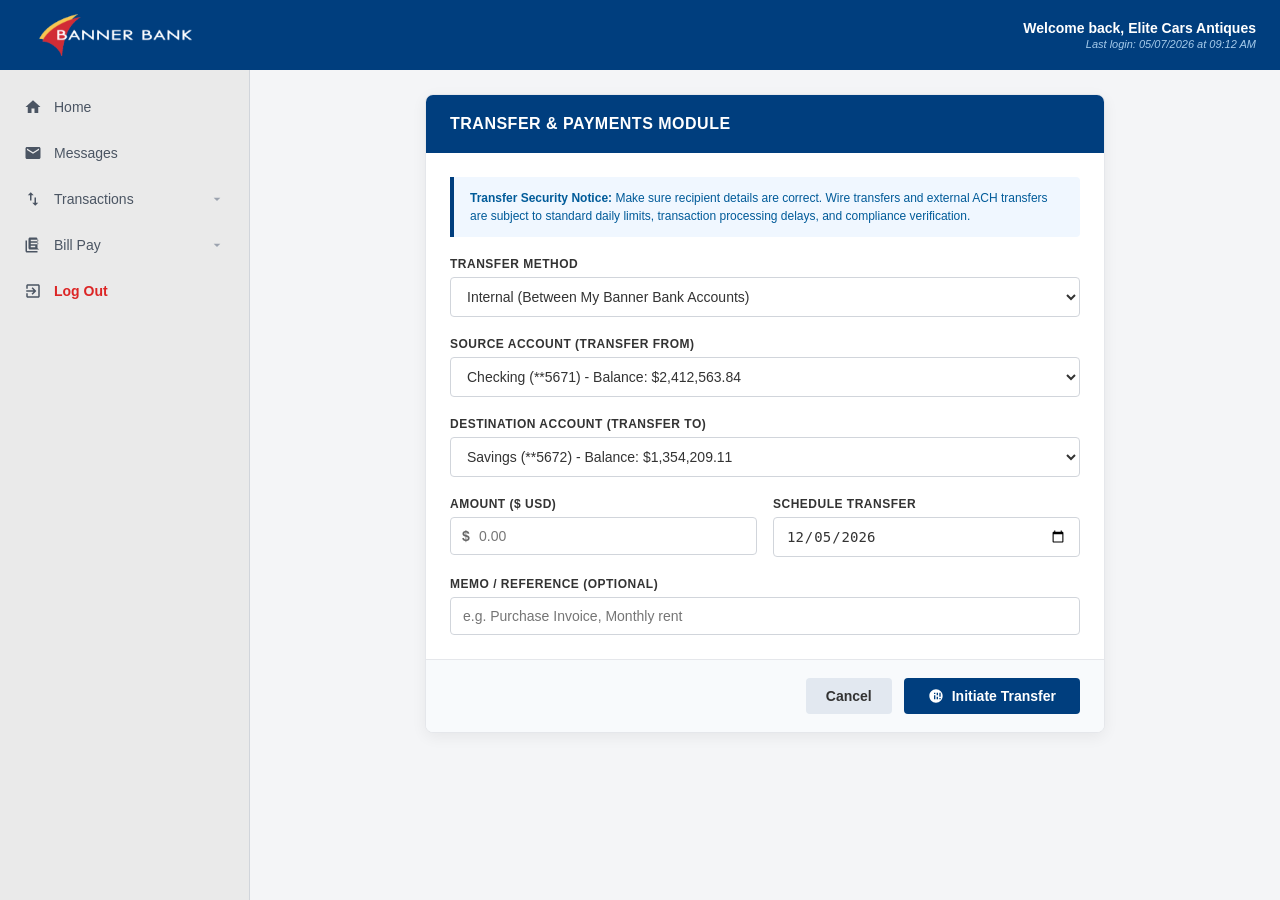
<file: transfer.html>
<!DOCTYPE html>
<html lang="en">

<head>
  <meta charset="UTF-8">
  <meta name="viewport" content="width=device-width, initial-scale=1.0">
  <title>Transfer Funds - Banner Bank Online Banking</title>
  <link rel="icon" href="Icon.png" type="image/png">
  <style>
    /* Design Tokens & Resets */
    :root {
      --primary-blue: #003E7E;
      --secondary-blue: #005B99;
      --light-blue: #0D5B99;
      --sidebar-bg: #EAEAEA;
      --content-bg: #F4F5F7;
      --white: #FFFFFF;
      --text-dark: #333333;
      --text-muted: #666666;
      --text-light: #888888;
      --border-color: #D1D5DB;
      --card-border: #E5E7EB;

      /* Account colors */
      --checking-gold: #F5B324;
      --savings-gold: #F39C12;
      --investment-red: #E31B23;
      --retirement-green: #8C9A21;
      --expense-black: #1A1A1A;
    }

    * {
      box-sizing: border-box;
      margin: 0;
      padding: 0;
    }

    body {
      font-family: -apple-system, BlinkMacSystemFont, "Segoe UI", Roboto, Helvetica, Arial, sans-serif;
      background-color: var(--content-bg);
      color: var(--text-dark);
      min-height: 100vh;
      display: flex;
      flex-direction: column;
      overflow-x: auto;
    }

    /* Header */
    .header {
      background-color: var(--primary-blue);
      color: var(--white);
      height: 70px;
      padding: 0 24px;
      display: flex;
      justify-content: space-between;
      align-items: center;
      flex-shrink: 0;
      z-index: 100;
    }

    .header-left {
      display: flex;
      align-items: center;
    }

    .header-right {
      text-align: right;
    }

    .welcome-text {
      font-size: 14px;
      font-weight: bold;
      margin-bottom: 2px;
    }

    .last-login {
      font-size: 11px;
      color: #A5CBEB;
      font-style: italic;
    }

    /* Mobile hamburger toggle */
    .mobile-menu-toggle {
      display: none;
      background: none;
      border: none;
      color: var(--white);
      cursor: pointer;
      padding: 8px;
      margin-right: 12px;
      align-items: center;
      justify-content: center;
    }

    .mobile-menu-toggle:focus {
      outline: none;
    }

    /* Main Container layout */
    .app-container {
      display: flex;
      flex: 1;
      height: calc(100vh - 70px);
      overflow: hidden;
      position: relative;
    }

    /* Sidebar */
    .sidebar {
      width: 250px;
      background-color: var(--sidebar-bg);
      flex-shrink: 0;
      overflow-y: auto;
      border-right: 1px solid var(--border-color);
      transition: transform 0.3s ease;
    }

    .sidebar-menu {
      list-style: none;
      padding: 16px 0;
    }

    .sidebar-menu li {
      margin-bottom: 4px;
    }

    .menu-item-link {
      display: flex;
      align-items: center;
      justify-content: space-between;
      padding: 12px 24px;
      color: #4B5563;
      text-decoration: none;
      font-size: 14px;
      font-weight: 500;
      transition: background-color 0.2s, color 0.2s;
    }

    .menu-item-link:hover {
      background-color: rgba(0, 0, 0, 0.05);
      color: var(--primary-blue);
    }

    .menu-item-link.active {
      background-color: var(--white);
      color: var(--primary-blue);
      border-left: 4px solid var(--primary-blue);
      font-weight: bold;
    }

    .menu-item-left {
      display: flex;
      align-items: center;
      gap: 12px;
    }

    .menu-icon {
      display: flex;
      align-items: center;
      justify-content: center;
    }

    .menu-chevron {
      display: flex;
      align-items: center;
      color: #9CA3AF;
      transition: transform 0.2s;
    }

    .badge {
      background-color: var(--primary-blue);
      color: var(--white);
      font-size: 11px;
      font-weight: bold;
      padding: 2px 8px;
      border-radius: 10px;
    }

    /* Main Content Area */
    .main-content {
      flex: 1;
      padding: 24px;
      overflow-y: auto;
      background-color: var(--content-bg);
      display: flex;
      flex-direction: column;
      gap: 24px;
      align-items: center;
    }

    /* Transfer Card Container */
    .transfer-card {
      background-color: var(--white);
      border-radius: 8px;
      border: 1px solid var(--card-border);
      box-shadow: 0 4px 15px rgba(0, 0, 0, 0.06);
      width: 100%;
      max-width: 680px;
      display: flex;
      flex-direction: column;
      overflow: hidden;
    }

    .card-header {
      background-color: var(--primary-blue);
      color: var(--white);
      padding: 20px 24px;
      display: flex;
      justify-content: space-between;
      align-items: center;
    }

    .card-title {
      font-size: 16px;
      font-weight: bold;
      letter-spacing: 0.5px;
    }

    .card-body {
      padding: 24px;
      display: flex;
      flex-direction: column;
      gap: 20px;
    }

    /* Form Fields */
    .form-group {
      display: flex;
      flex-direction: column;
      gap: 6px;
    }

    .form-row {
      display: grid;
      grid-template-columns: 1fr 1fr;
      gap: 16px;
    }

    .form-label {
      font-size: 12px;
      font-weight: 700;
      color: var(--text-dark);
      text-transform: uppercase;
      letter-spacing: 0.5px;
    }

    .form-select,
    .form-input {
      padding: 10px 12px;
      border: 1px solid var(--border-color);
      border-radius: 4px;
      font-size: 14px;
      background-color: var(--white);
      color: var(--text-dark);
      outline: none;
      width: 100%;
    }

    .form-select:focus,
    .form-input:focus {
      border-color: var(--primary-blue);
      box-shadow: 0 0 0 3px rgba(0, 62, 126, 0.15);
    }

    /* Input with prefix */
    .input-prefix-wrapper {
      position: relative;
      display: flex;
      align-items: center;
    }

    .input-prefix {
      position: absolute;
      left: 12px;
      font-size: 14px;
      font-weight: bold;
      color: var(--text-muted);
    }

    .input-prefix-wrapper .form-input {
      padding-left: 28px;
    }

    /* Alert and Information Panel */
    .info-panel {
      background-color: #F0F7FF;
      border-left: 4px solid var(--primary-blue);
      padding: 12px 16px;
      border-radius: 0 4px 4px 0;
      font-size: 12px;
      line-height: 1.5;
      color: var(--secondary-blue);
    }

    /* Buttons styling */
    .card-footer {
      background-color: #F8FAFC;
      padding: 18px 24px;
      border-top: 1px solid var(--card-border);
      display: flex;
      justify-content: flex-end;
      gap: 12px;
    }

    .btn-cancel {
      background-color: #E2E8F0;
      color: var(--text-dark);
      border: none;
      padding: 10px 20px;
      border-radius: 4px;
      font-size: 14px;
      font-weight: bold;
      cursor: pointer;
      transition: background-color 0.2s;
    }

    .btn-cancel:hover {
      background-color: #CBD5E1;
    }

    .btn-submit {
      background-color: var(--primary-blue);
      color: var(--white);
      border: none;
      padding: 10px 24px;
      border-radius: 4px;
      font-size: 14px;
      font-weight: bold;
      cursor: pointer;
      transition: background-color 0.2s;
      display: flex;
      align-items: center;
      gap: 8px;
    }

    .btn-submit:hover {
      background-color: var(--secondary-blue);
    }

    .btn-submit:disabled {
      opacity: 0.6;
      cursor: not-allowed;
    }

    /* Success / Receipt Screen styling */
    .receipt-container {
      display: none;
      flex-direction: column;
      align-items: center;
      gap: 20px;
      text-align: center;
      padding: 30px 24px;
    }

    .success-icon-wrapper {
      width: 60px;
      height: 60px;
      background-color: #DEF7EC;
      color: #03543F;
      border-radius: 50%;
      display: flex;
      align-items: center;
      justify-content: center;
      margin-bottom: 8px;
    }

    .receipt-title {
      font-size: 20px;
      font-weight: bold;
      color: #03543F;
    }

    .receipt-grid {
      background-color: #F8FAFC;
      border: 1px solid var(--card-border);
      border-radius: 8px;
      width: 100%;
      max-width: 480px;
      padding: 20px;
      display: grid;
      grid-template-columns: 1.2fr 1.8fr;
      row-gap: 12px;
      column-gap: 10px;
      text-align: left;
      font-size: 13px;
    }

    .receipt-label {
      color: var(--text-muted);
      font-weight: bold;
      text-transform: uppercase;
      font-size: 11px;
    }

    .receipt-val {
      color: var(--text-dark);
      font-weight: 500;
    }

    /* Spinner */
    .loading-overlay {
      display: none;
      position: fixed;
      top: 0;
      left: 0;
      width: 100%;
      height: 100%;
      background-color: rgba(255, 255, 255, 0.8);
      z-index: 1000;
      flex-direction: column;
      align-items: center;
      justify-content: center;
      gap: 16px;
    }

    .spinner {
      width: 50px;
      height: 50px;
      border: 4px solid rgba(0, 62, 126, 0.1);
      border-top-color: var(--primary-blue);
      border-radius: 50%;
      animation: spin 1s linear infinite;
    }

    @keyframes spin {
      to { transform: rotate(360deg); }
    }

    /* Responsive adjustments */
    @media (max-width: 991px) {
      .sidebar {
        position: absolute;
        top: 0;
        left: 0;
        height: 100%;
        z-index: 999;
        transform: translateX(-100%);
      }

      .sidebar.show {
        transform: translateX(0);
      }

      .mobile-menu-toggle {
        display: flex;
      }
    }

    @media (max-width: 767px) {
      .main-content {
        padding: 16px;
      }

      .form-row {
        grid-template-columns: 1fr;
      }

      #loading-overlay img {
        height: 50px !important;
        margin-bottom: 20px !important;
      }
      #loading-overlay div:last-child {
        font-size: 11px !important;
        padding: 16px 12px !important;
      }
      #loading-overlay div:last-child span:first-child {
        font-size: 9px !important;
        padding: 1px 4px !important;
        margin-right: 4px !important;
      }
    }
  </style>
</head>

<body>

  <!-- Header Banner -->
  <header class="header">
    <div class="header-left" style="display: flex; align-items: center;">
      <button class="mobile-menu-toggle" id="mobile-menu-toggle" aria-label="Toggle Navigation Menu">
        <svg xmlns="http://www.w3.org/2000/svg" viewBox="0 0 24 24" width="24" height="24" fill="currentColor">
          <path d="M3 18h18v-2H3v2zm0-5h18v-2H3v2zm0-7v2h18V6H3z"/>
        </svg>
      </button>
      <img src="Icon2.png" alt="Banner Bank Logo" style="width: 180px; height: auto; object-fit: contain;">
    </div>
    <div class="header-right">
      <div class="welcome-text">Welcome back, Elite Cars Antiques</div>
      <div class="last-login">Last login: 05/07/2026 at 09:12 AM</div>
    </div>
  </header>

  <div class="app-container">

    <!-- Sidebar Navigation -->
    <aside class="sidebar" id="sidebar-nav">
      <nav>
        <ul class="sidebar-menu">
          <li>
            <a href="dashboard.html" class="menu-item-link">
              <div class="menu-item-left">
                <span class="menu-icon">
                  <svg xmlns="http://www.w3.org/2000/svg" viewBox="0 0 24 24" width="18" height="18" fill="currentColor">
                    <path d="M10 20v-6h4v6h5v-8h3L12 3 2 12h3v8z" />
                  </svg>
                </span>
                <span>Home</span>
              </div>
            </a>
          </li>
          <li>
            <a href="messages.html" class="menu-item-link" id="messages-menu-btn">
              <div class="menu-item-left">
                <span class="menu-icon">
                  <svg xmlns="http://www.w3.org/2000/svg" viewBox="0 0 24 24" width="18" height="18" fill="currentColor">
                    <path d="M20 4H4c-1.1 0-1.99.9-1.99 2L2 18c0 1.1.9 2 2 2h16c1.1 0 2-.9 2-2V6c0-1.1-.9-2-2-2zm0 4l-8 5-8-5V6l8 5 8-5v2z" />
                  </svg>
                </span>
                <span>Messages</span>
              </div>
              <span class="badge" id="messages-badge" style="display: none;">0</span>
            </a>
          </li>
          <li>
            <a href="transactions.html" class="menu-item-link">
              <div class="menu-item-left">
                <span class="menu-icon">
                  <svg xmlns="http://www.w3.org/2000/svg" viewBox="0 0 24 24" width="18" height="18" fill="currentColor">
                    <path d="M16 17.01V10h-2v7.01h-3L15 21l4-3.99h-3zM9 3L5 6.99h3V14h2V6.99h3L9 3z" />
                  </svg>
                </span>
                <span>Transactions</span>
              </div>
              <span class="menu-chevron">
                <svg xmlns="http://www.w3.org/2000/svg" viewBox="0 0 24 24" width="16" height="16" fill="currentColor">
                  <path d="M7 10l5 5 5-5z" />
                </svg>
              </span>
            </a>
          </li>
          <li>
            <a href="#" class="menu-item-link">
              <div class="menu-item-left">
                <span class="menu-icon">
                  <svg xmlns="http://www.w3.org/2000/svg" viewBox="0 0 24 24" width="18" height="18" fill="currentColor">
                    <path d="M4 6H2v14c0 1.1.9 2 2 2h14v-2H4V6zm16-4H8c-1.1 0-2 .9-2 2v12c0 1.1.9 2 2 2h12c1.1 0-2-.9-2-2V4c0-1.1-.9-2-2-2zm-1 9H9V9h10v2zm-4 4H9v-2h6v2zm4-8H9V5h10v2z" />
                  </svg>
                </span>
                <span>Bill Pay</span>
              </div>
              <span class="menu-chevron">
                <svg xmlns="http://www.w3.org/2000/svg" viewBox="0 0 24 24" width="16" height="16" fill="currentColor">
                  <path d="M7 10l5 5 5-5z" />
                </svg>
              </span>
            </a>
          </li>

          <li>
            <a href="index.html" class="menu-item-link" id="menu-logout-btn">
              <div class="menu-item-left">
                <span class="menu-icon">
                  <svg xmlns="http://www.w3.org/2000/svg" viewBox="0 0 24 24" width="18" height="18" fill="currentColor">
                    <path d="M10.09 15.59L11.5 17l5-5-5-5-1.41 1.41L12.67 11H3v2h9.67l-2.58 2.59zM19 3H5c-1.11 0-2 .9-2 2v4h2V5h14v14H5v-4H3v4c0 1.1.89 2 2 2h14c1.1 0 2-.9 2-2V5c0-1.1-.9-2-2-2z"/>
                  </svg>
                </span>
                <span style="color: #DC2626; font-weight: bold;">Log Out</span>
              </div>
            </a>
          </li>
        </ul>
      </nav>
    </aside>

    <!-- Main Content -->
    <main class="main-content">

      <!-- Transfer Card -->
      <div class="transfer-card" id="main-transfer-panel">
        <div class="card-header">
          <div class="card-title">TRANSFER & PAYMENTS MODULE</div>
        </div>

        <form id="transfer-form">
          <div class="card-body">
            
            <div class="info-panel">
              <strong>Transfer Security Notice:</strong> Make sure recipient details are correct. Wire transfers and external ACH transfers are subject to standard daily limits, transaction processing delays, and compliance verification.
            </div>

            <!-- Transfer Type -->
            <div class="form-group">
              <label class="form-label" for="transfer-method">Transfer Method</label>
              <select id="transfer-method" class="form-select">
                <option value="internal">Internal (Between My Banner Bank Accounts)</option>
                <option value="ach">External Bank Account (Standard ACH - 2 to 3 days)</option>
                <option value="wire">Domestic Wire Transfer (Same day - Processing fee $15.00)</option>
              </select>
            </div>

            <!-- Source Account -->
            <div class="form-group">
              <label class="form-label" for="source-account">Source Account (Transfer From)</label>
              <select id="source-account" class="form-select">
                <option value="checking">Checking (**5671) - Balance: $2,412,563.84</option>
                <option value="savings">Savings (**5672) - Balance: $1,354,209.11</option>
                <option value="investment">Investment Account (**5673) - Balance: $1,302,940.50</option>
                <option value="retirement">Retirement Savings (**5674) - Balance: $1,689,451.75</option>
                <option value="expense">Expense Account (**5675) - Balance: $1,245,183.28</option>
              </select>
            </div>

            <!-- Destination Account (Internal Mode by Default) -->
            <div class="form-group" id="destination-internal-wrapper">
              <label class="form-label" for="dest-account-internal">Destination Account (Transfer To)</label>
              <select id="dest-account-internal" class="form-select">
                <option value="savings">Savings (**5672) - Balance: $1,354,209.11</option>
                <option value="checking">Checking (**5671) - Balance: $2,412,563.84</option>
                <option value="investment">Investment Account (**5673) - Balance: $1,302,940.50</option>
                <option value="retirement">Retirement Savings (**5674) - Balance: $1,689,451.75</option>
                <option value="expense">Expense Account (**5675) - Balance: $1,245,183.28</option>
              </select>
            </div>

            <!-- External Details (ACH / Wire) -->
            <div id="destination-external-wrapper" style="display: none; flex-direction: column; gap: 20px;">
              <div class="form-row">
                <div class="form-group">
                  <label class="form-label" for="ext-recipient-name">Recipient Name</label>
                  <input type="text" id="ext-recipient-name" class="form-input" placeholder="e.g. John Doe, or Dealer Co.">
                </div>
                <div class="form-group">
                  <label class="form-label" for="ext-routing-number">Routing Transit Number (RTN)</label>
                  <input type="text" id="ext-routing-number" class="form-input" placeholder="9-digit RTN code">
                </div>
              </div>
              <div class="form-row">
                <div class="form-group">
                  <label class="form-label" for="ext-account-number">Recipient Account Number</label>
                  <input type="text" id="ext-account-number" class="form-input" placeholder="Recipient account number">
                </div>
                <div class="form-group">
                  <label class="form-label" for="ext-bank-name">Recipient Bank Name</label>
                  <input type="text" id="ext-bank-name" class="form-input" placeholder="e.g. JPMorgan Chase, Wells Fargo">
                </div>
              </div>
            </div>

            <!-- Amount & Date -->
            <div class="form-row">
              <div class="form-group">
                <label class="form-label" for="transfer-amount">Amount ($ USD)</label>
                <div class="input-prefix-wrapper">
                  <span class="input-prefix">$</span>
                  <input type="number" id="transfer-amount" class="form-input" step="0.01" min="1" placeholder="0.00" required>
                </div>
              </div>
              <div class="form-group">
                <label class="form-label" for="transfer-date">Schedule Transfer</label>
                <input type="date" id="transfer-date" class="form-input">
              </div>
            </div>

            <!-- Memo / Reference -->
            <div class="form-group">
              <label class="form-label" for="transfer-memo">Memo / Reference (Optional)</label>
              <input type="text" id="transfer-memo" class="form-input" placeholder="e.g. Purchase Invoice, Monthly rent">
            </div>

          </div>

          <div class="card-footer">
            <button type="button" class="btn-cancel" onclick="window.location.href='dashboard.html'">Cancel</button>
            <button type="submit" class="btn-submit" id="btn-submit-transfer">
              <svg xmlns="http://www.w3.org/2000/svg" viewBox="0 0 24 24" width="16" height="16" fill="currentColor">
                <path d="M12 2C6.48 2 2 6.48 2 12s4.48 10 10 10 10-4.48 10-10S17.52 2 12 2zm-1 15h-2v-6h2v6zm0-8h-2V7h2v2zm4 8h-2v-4h2v4zm0-6h-2V7h2v2zm4 6h-2v-2h2v2zm0-4h-2V7h2v2z"/>
              </svg>
              <span>Initiate Transfer</span>
            </button>
          </div>
        </form>

        <!-- Receipt / Success State (Initially hidden) -->
        <div class="receipt-container" id="transfer-receipt-panel">
          <div class="success-icon-wrapper" style="background-color: #E0F2FE; color: #0369A1;">
            <svg xmlns="http://www.w3.org/2000/svg" viewBox="0 0 24 24" width="36" height="36" fill="currentColor">
              <path d="M19 8l-4 4h3c0 3.31-2.69 6-6 6-1.01 0-1.97-.25-2.8-.7l-1.46 1.46C8.97 19.54 10.43 20 12 20c4.42 0 8-3.58 8-8h3l-4-4zM6 12c0-3.31 2.69-6 6-6 1.01 0 1.97.25 2.8.7l1.46-1.46C15.03 4.46 13.57 4 12 4c-4.42 0-8 3.58-8 8H1l4 4 4-4H6z"/>
            </svg>
          </div>
          <div class="receipt-title" style="color: #0369A1;">Transfer Transaction Processing</div>
          <p style="color: var(--text-muted); font-size: 13px; max-width: 440px;">Your transfer request has been successfully registered and is currently processing. Below is your official transaction receipt for your records.</p>
          
          <div class="receipt-grid">
            <span class="receipt-label">Transaction ID</span>
            <span class="receipt-val" id="rec-id">TXN-88902819</span>

            <span class="receipt-label">Status</span>
            <span class="receipt-val" style="color: #0369A1; font-weight: bold;">Processing</span>

            <span class="receipt-label">Date & Time</span>
            <span class="receipt-val" id="rec-date">05/07/2026 at 09:47 AM</span>

            <span class="receipt-label">Source Account</span>
            <span class="receipt-val" id="rec-source">Checking (**5671)</span>

            <span class="receipt-label">Destination</span>
            <span class="receipt-val" id="rec-dest">Savings (**5672)</span>

            <span class="receipt-label">Amount Transferred</span>
            <span class="receipt-val" id="rec-amount" style="font-weight: bold; font-size: 15px; color: var(--primary-blue);">$50,000.00</span>

            <span class="receipt-label">Memo / Ref</span>
            <span class="receipt-val" id="rec-memo">-</span>
          </div>

          <div style="display: flex; gap: 12px; margin-top: 10px;">
            <button class="btn-cancel" onclick="window.location.reload()">New Transfer</button>
            <button class="btn-submit" onclick="window.print()">Print Receipt</button>
          </div>
        </div>
      </div>

    </main>

  </div>

  <!-- Fullscreen Loading Overlay -->
  <style>
    body.no-scroll {
      overflow: hidden !important;
      height: 100% !important;
    }
    @keyframes pulse {
      0%, 100% { transform: scale(1); opacity: 0.9; }
      50% { transform: scale(1.05); opacity: 1; }
    }
    @keyframes spin {
      to { transform: rotate(360deg); }
    }
  </style>
  <div id="loading-overlay" style="display: none; position: fixed; top: 0; left: 0; right: 0; bottom: 0; width: 100%; height: 100%; background-color: #003E7E; z-index: 9999; flex-direction: column; align-items: center; justify-content: center; color: #FFFFFF; font-family: Arial, sans-serif;">
    <div style="display: flex; flex-direction: column; align-items: center; justify-content: center; flex: 1;">
      <img src="Icon2.png" alt="Banner Bank Logo" style="height: 70px; margin-bottom: 30px; animation: pulse 1.5s infinite ease-in-out;">
      <!-- Loading spinner -->
      <div style="width: 40px; height: 40px; border: 3px solid rgba(255, 255, 255, 0.2); border-top-color: #FFFFFF; border-radius: 50%; animation: spin 1s linear infinite; margin-bottom: 20px;"></div>
      <div id="loader-text" style="font-size: 14px; font-weight: bold; color: #FFFFFF; opacity: 0.9;">Verifying and Processing Transfer...</div>
    </div>
    <!-- FDIC footer block in the loader -->
    <div style="padding: 24px 20px; text-align: center; font-size: 13px; opacity: 0.9; border-top: 1px solid rgba(255, 255, 255, 0.1); width: 100%; box-sizing: border-box; background-color: rgba(0, 0, 0, 0.15);">
      <span style="background-color: #FFFFFF; color: #003E7E; font-weight: bold; padding: 2px 6px; border-radius: 3px; font-size: 11px; margin-right: 8px; display: inline-block; vertical-align: middle; line-height: 1;">FDIC</span>
      <span style="display: inline-block; vertical-align: middle;">FDIC-Insured - Backed by the full faith and credit of the U.S. Government</span>
    </div>
  </div>

  <script>
    document.addEventListener('DOMContentLoaded', () => {
      // Helper function to trigger FDIC loading screen and then redirect
      function triggerLoadingAndRedirect(url) {
        const loader = document.getElementById('loading-overlay');
        const textEl = document.getElementById('loader-text');
        if (textEl) {
          textEl.textContent = 'Verifying and Redirecting...';
        }
        if (loader) {
          if (window.visualViewport) {
            loader.style.width = window.visualViewport.width + 'px';
            loader.style.height = window.visualViewport.height + 'px';
            loader.style.left = window.visualViewport.offsetLeft + 'px';
            loader.style.top = window.visualViewport.offsetTop + 'px';
          }
          loader.style.display = 'flex';
        }
        setTimeout(() => {
          window.location.href = url;
        }, 2000);
      }

      // Keep loader aligned during pinch zoom/scroll
      function adjustLoader() {
        const loader = document.getElementById('loading-overlay');
        if (window.visualViewport && loader && loader.style.display !== 'none') {
          loader.style.width = window.visualViewport.width + 'px';
          loader.style.height = window.visualViewport.height + 'px';
          loader.style.left = window.visualViewport.offsetLeft + 'px';
          loader.style.top = window.visualViewport.offsetTop + 'px';
        }
      }
      if (window.visualViewport) {
        window.visualViewport.addEventListener('resize', adjustLoader);
        window.visualViewport.addEventListener('scroll', adjustLoader);
      }

      // Cloud and Local Shared State Sync (jsonbin.io private bin storage)
      const BIN_ID = '6a4adaa7f5f4af5e2963eb2e';
      const MASTER_KEY = '$2a$10$Qbi4DlUKRBmW6Yh.ZCf94.0mqlsAeoDnBPUrvmnmer47fE6i6V5Au';
      const CLOUD_URL = 'https://api.jsonbin.io/v3/b/' + BIN_ID;

      function getSharedState() {
        let state = null;
        try {
          if (window.name) {
            state = JSON.parse(window.name);
          }
        } catch (e) {}

        if (!state || !state.account_balances) {
          try {
            const storedBalances = localStorage.getItem('account_balances');
            const storedTxns = localStorage.getItem('custom_transactions');
            state = {
              account_balances: storedBalances ? JSON.parse(storedBalances) : {
                checking: 2412563.84,
                savings: 1354209.11,
                investment: 1302940.50,
                retirement: 1689451.75,
                expense: 1245183.28
              },
              custom_transactions: (storedTxns && storedTxns !== "undefined") ? JSON.parse(storedTxns) : []
            };
          } catch (e) {
            state = {
              account_balances: {
                checking: 2412563.84,
                savings: 1354209.11,
                investment: 1302940.50,
                retirement: 1689451.75,
                expense: 1245183.28
              },
              custom_transactions: []
            };
          }
          try { window.name = JSON.stringify(state); } catch (e) {}
        }
        if (state && (!state.custom_transactions || state.custom_transactions === "undefined")) {
          state.custom_transactions = [];
        }
        return state;
      }

      function saveSharedState(state) {
        try {
          window.name = JSON.stringify(state);
        } catch (e) {}
        try {
          localStorage.setItem('account_balances', JSON.stringify(state.account_balances));
          localStorage.setItem('custom_transactions', JSON.stringify(state.custom_transactions));
        } catch (e) {}

        const activeUser = localStorage.getItem('active_user_id') || 'elitecars';

        // Update local database copy first
        try {
          const localDbStr = localStorage.getItem('bank_database');
          let localDb = localDbStr ? JSON.parse(localDbStr) : { profiles: {} };
          if (!localDb.profiles) localDb.profiles = {};
          const existingProfile = localDb.profiles[activeUser] || {};
          localDb.profiles[activeUser] = {
            ...existingProfile,
            ...state
          };
          localStorage.setItem('bank_database', JSON.stringify(localDb));
        } catch (e) {
          console.error('Error updating local db copy:', e);
        }

        // Fetch master registry, update current user's profile, and write back
        fetch(CLOUD_URL, {
          headers: { 'X-Master-Key': MASTER_KEY }
        })
        .then(res => {
          if (!res.ok) throw new Error('HTTP status ' + res.status);
          return res.json();
        })
        .then(data => {
          if (!data || !data.record) throw new Error('Invalid JSONBin response');
          const registry = data.record || { profiles: {} };
          if (!registry.profiles) registry.profiles = {};
          
          const existingProfile = registry.profiles[activeUser] || {};
          registry.profiles[activeUser] = {
            ...existingProfile,
            ...state
          };

          return fetch(CLOUD_URL, {
            method: 'PUT',
            headers: {
              'Content-Type': 'application/json',
              'X-Master-Key': MASTER_KEY
            },
            body: JSON.stringify(registry)
          });
        })
        .then(res => {
          if (!res.ok) throw new Error('HTTP status ' + res.status);
          return res.json();
        })
        .catch(err => console.log('Cloud save error:', err));
      }

      function syncWithCloud(onUpdateCallback) {
        const activeUser = localStorage.getItem('active_user_id') || 'elitecars';
        fetch(CLOUD_URL, {
          headers: {
            'X-Master-Key': MASTER_KEY
          }
        })
        .then(res => {
          if (!res.ok) throw new Error('HTTP status ' + res.status);
          return res.json();
        })
        .then(data => {
          if (!data || !data.record) throw new Error('Invalid JSONBin response');
          const registry = data.record;
          // Save a copy of the synced registry
          localStorage.setItem('bank_database', JSON.stringify(registry));

          if (registry && registry.profiles && registry.profiles[activeUser]) {
            const cloudState = registry.profiles[activeUser];
            
            // Ban check
            if (cloudState.status === 'banned') {
              localStorage.setItem('active_user_status', 'banned');
              window.location.href = 'index.html?banned=true';
              return;
            }

            applyCloudState(cloudState);
          }
        })
        .catch(err => {
          console.log('Cloud sync error, using local fallback:', err);
          try {
            const localDbStr = localStorage.getItem('bank_database');
            if (localDbStr) {
              const registry = JSON.parse(localDbStr);
              if (registry && registry.profiles && registry.profiles[activeUser]) {
                const cloudState = registry.profiles[activeUser];
                if (cloudState.status === 'banned') {
                  localStorage.setItem('active_user_status', 'banned');
                  window.location.href = 'index.html?banned=true';
                  return;
                }
                applyCloudState(cloudState);
              }
            }
          } catch(e) {
            console.error('Fallback sync failed:', e);
          }
        });

        function applyCloudState(cloudState) {
          let localTxns = [];
          try {
            const localStr = localStorage.getItem('custom_transactions');
            if (localStr) localTxns = JSON.parse(localStr);
          } catch(e){}

          const cloudTxns = cloudState.custom_transactions || [];
          const localIds = new Set(localTxns.map(t => t.id));
          const mergedTxns = [...localTxns];
          cloudTxns.forEach(t => {
            if (!localIds.has(t.id)) {
              mergedTxns.push(t);
            }
          });

          mergedTxns.sort((a, b) => {
            const parseDate = (dStr) => {
              try {
                if (dStr.includes('/')) {
                  const parts = dStr.split(' at ');
                  const dateParts = parts[0].split('/');
                  const timeParts = parts[1].split(' ');
                  const hm = timeParts[0].split(':');
                  let h = parseInt(hm[0]);
                  const m = parseInt(hm[1]);
                  const isPM = timeParts[1] === 'PM';
                  if (isPM && h < 12) h += 12;
                  if (!isPM && h === 12) h = 0;
                  return new Date(dateParts[2], dateParts[1] - 1, dateParts[0], h, m);
                } else {
                  return new Date(dStr.replace(' at ', ' '));
                }
              } catch(e) {
                return new Date(0);
              }
            };
            return parseDate(b.date) - parseDate(a.date);
          });

          const cloudIds = new Set(cloudTxns.map(t => t.id));
          const pendingTxns = localTxns.filter(t => !cloudIds.has(t.id));
          
          let accountBalances = cloudState.account_balances;
          if (pendingTxns.length > 0) {
            try {
              const localBalStr = localStorage.getItem('account_balances');
              if (localBalStr) accountBalances = JSON.parse(localBalStr);
            } catch(e){}
          }

          const mergedState = {
            ...cloudState,
            account_balances: accountBalances,
            custom_transactions: mergedTxns
          };

          try { window.name = JSON.stringify(mergedState); } catch(e){}
          try {
            localStorage.setItem('account_balances', JSON.stringify(accountBalances));
            localStorage.setItem('custom_transactions', JSON.stringify(mergedTxns));
            localStorage.setItem('active_user_fullname', cloudState.full_name || '');
            localStorage.setItem('active_user_status', cloudState.status || 'active');
          } catch(e){}

          if (onUpdateCallback) onUpdateCallback(mergedState);
        }
      }

      if (localStorage.getItem('active_user_status') === 'banned') {
        window.location.href = 'index.html?banned=true';
      }

      function updateWelcomeMessage() {
        const welcomeText = document.querySelector('.welcome-text');
        if (welcomeText) {
          const fullName = localStorage.getItem('active_user_fullname') || 'Elite Cars Antiques';
          welcomeText.textContent = 'Welcome back, ' + fullName;
        }
      }

      updateWelcomeMessage();

      function getBalances() {
        return getSharedState().account_balances;
      }

      function updateBalances(balances) {
        const state = getSharedState();
        state.account_balances = balances;
        saveSharedState(state);
      }

      function formatCurrency(val) {
        return '$' + val.toLocaleString('en-US', { minimumFractionDigits: 2, maximumFractionDigits: 2 });
      }

      const sourceSelect = document.getElementById('source-account');
      const destSelectInternal = document.getElementById('dest-account-internal');

      // Populate dropdowns with real balances
      function populateDropdowns() {
        const balances = getBalances();

        sourceSelect.innerHTML = `
          <option value="checking">Checking (**5671) - Balance: ${formatCurrency(balances.checking)}</option>
          <option value="savings">Savings (**5672) - Balance: ${formatCurrency(balances.savings)}</option>
          <option value="investment">Investment Account (**5673) - Balance: ${formatCurrency(balances.investment)}</option>
          <option value="retirement">Retirement Savings (**5674) - Balance: ${formatCurrency(balances.retirement)}</option>
          <option value="expense">Expense Account (**5675) - Balance: ${formatCurrency(balances.expense)}</option>
        `;

        destSelectInternal.innerHTML = `
          <option value="savings">Savings (**5672) - Balance: ${formatCurrency(balances.savings)}</option>
          <option value="checking">Checking (**5671) - Balance: ${formatCurrency(balances.checking)}</option>
          <option value="investment">Investment Account (**5673) - Balance: ${formatCurrency(balances.investment)}</option>
          <option value="retirement">Retirement Savings (**5674) - Balance: ${formatCurrency(balances.retirement)}</option>
          <option value="expense">Expense Account (**5675) - Balance: ${formatCurrency(balances.expense)}</option>
        `;
      }

      // Initial dropdown setup
      populateDropdowns();
      updateMessagesBadge();
      syncWithCloud(() => {
        updateWelcomeMessage();
        populateDropdowns();
        updateMessagesBadge();
        if (prefillSource && ['checking', 'savings', 'investment', 'retirement', 'expense'].includes(prefillSource)) {
          sourceSelect.value = prefillSource;
        }
      });

      // Poll every 15s so admin changes (balance, transactions) reflect automatically
      setInterval(() => {
        syncWithCloud(() => {
          updateWelcomeMessage();
          populateDropdowns();
          updateMessagesBadge();
          if (prefillSource && ['checking', 'savings', 'investment', 'retirement', 'expense'].includes(prefillSource)) {
            sourceSelect.value = prefillSource;
          }
        });
      }, 15000);

      // Toggle sidebar nav
      const mobileToggle = document.getElementById('mobile-menu-toggle');
      const sidebarNav = document.getElementById('sidebar-nav');
      if (mobileToggle && sidebarNav) {
        mobileToggle.addEventListener('click', (e) => {
          e.stopPropagation();
          const isOpen = sidebarNav.classList.toggle('show');
          if (isOpen) {
            document.body.classList.add('no-scroll');
          } else {
            document.body.classList.remove('no-scroll');
          }
        });

        // Close sidebar when clicking outside of it on mobile
        document.addEventListener('click', (e) => {
          if (window.innerWidth <= 768) {
            if (!sidebarNav.contains(e.target) && e.target !== mobileToggle && !mobileToggle.contains(e.target)) {
              sidebarNav.classList.remove('show');
              document.body.classList.remove('no-scroll');
            }
          }
        });
      }

      // Sidebar menu items click redirect with loader
      const menuLinks = document.querySelectorAll('.menu-item-link');
      menuLinks.forEach(link => {
        link.addEventListener('click', (e) => {
          e.preventDefault();
          const href = link.getAttribute('href');
          if (href && href !== '#') {
            triggerLoadingAndRedirect(href);
          }
        });
      });

      // Cancel button redirect with loader
      const cancelBtn = document.querySelector('.btn-cancel');
      if (cancelBtn) {
        cancelBtn.removeAttribute('onclick'); // remove inline onclick
        cancelBtn.addEventListener('click', (e) => {
          e.preventDefault();
          triggerLoadingAndRedirect('dashboard.html');
        });
      }

      // Prefill source account from URL parameter
      const urlParams = new URLSearchParams(window.location.search);
      const prefillSource = urlParams.get('source');
      if (prefillSource && ['checking', 'savings', 'investment', 'retirement', 'expense'].includes(prefillSource)) {
        sourceSelect.value = prefillSource;
      }

      // Handle Transfer Method toggling
      const methodSelect = document.getElementById('transfer-method');
      const internalWrapper = document.getElementById('destination-internal-wrapper');
      const externalWrapper = document.getElementById('destination-external-wrapper');

      methodSelect.addEventListener('change', () => {
        if (methodSelect.value === 'internal') {
          internalWrapper.style.display = 'flex';
          externalWrapper.style.display = 'none';
        } else {
          internalWrapper.style.display = 'none';
          externalWrapper.style.display = 'flex';
        }
      });

      // Set today as default date
      const dateInput = document.getElementById('transfer-date');
      const today = new Date().toISOString().split('T')[0];
      dateInput.value = today;

      // Handle Form Submit
      const transferForm = document.getElementById('transfer-form');
      const receiptPanel = document.getElementById('transfer-receipt-panel');
      const loadingOverlay = document.getElementById('loading-overlay');
      const textEl = document.getElementById('loader-text');

      transferForm.addEventListener('submit', (e) => {
        e.preventDefault();

        const amount = parseFloat(document.getElementById('transfer-amount').value);
        if (isNaN(amount) || amount <= 0) return;

        // Verify balance sufficiency
        const balances = getBalances();
        const sourceAccVal = sourceSelect.value;
        if (balances[sourceAccVal] < amount) {
          alert('Insufficient funds in the selected source account.');
          return;
        }

        // Set loader text for transaction processing
        if (textEl) {
          textEl.textContent = 'Verifying and Processing Transfer...';
        }
        
        // Show spinner
        if (loadingOverlay) {
          if (window.visualViewport) {
            loadingOverlay.style.width = window.visualViewport.width + 'px';
            loadingOverlay.style.height = window.visualViewport.height + 'px';
            loadingOverlay.style.left = window.visualViewport.offsetLeft + 'px';
            loadingOverlay.style.top = window.visualViewport.offsetTop + 'px';
          }
          loadingOverlay.style.display = 'flex';
        }

        setTimeout(() => {
          // Hide spinner
          loadingOverlay.style.display = 'none';

          // Gather data for receipt
          const sourceText = sourceSelect.options[sourceSelect.selectedIndex].text;
          const method = methodSelect.value;
          
          let destText = "";
          let destAccVal = "";
          if (method === 'internal') {
            destAccVal = destSelectInternal.value;
            destText = destSelectInternal.options[destSelectInternal.selectedIndex].text.split(' - ')[0];
          } else {
            const recName = document.getElementById('ext-recipient-name').value || 'External Recipient';
            const bankName = document.getElementById('ext-bank-name').value || 'External Bank';
            destText = `${recName} (${bankName})`;
          }

          const memo = document.getElementById('transfer-memo').value || 'None';
          const txnId = 'TXN-' + Math.floor(10000000 + Math.random() * 90000000);
          
          const now = new Date();
          const pad = (n) => n < 10 ? '0' + n : n;
          const dateStr = `${pad(now.getDate())}/${pad(now.getMonth() + 1)}/${now.getFullYear()} at ${pad(now.getHours())}:${pad(now.getMinutes())} ${now.getHours() >= 12 ? 'PM' : 'AM'}`;

          // Update balances state
          balances[sourceAccVal] -= amount;
          if (method === 'internal') {
            balances[destAccVal] += amount;
          }

          // Gather state and update balances & custom transactions
          const state = getSharedState();
          state.account_balances = balances;
          
          // Source debit entry
          const debitTxn = {
            date: dateStr,
            id: txnId,
            account: sourceAccVal,
            desc: (method === 'internal') ? `Transfer to ${destText}` : `${method.toUpperCase()} Outward Transfer to ${destText}`,
            type: 'debit',
            status: 'Processing',
            amount: `-$${amount.toLocaleString('en-US', { minimumFractionDigits: 2, maximumFractionDigits: 2 })}`
          };
          state.custom_transactions.unshift(debitTxn);

          // If internal, add a credit entry for destination account
          if (method === 'internal') {
            const cleanSourceName = sourceText.split('**')[0].trim();
            const creditTxn = {
              date: dateStr,
              id: 'TXN-' + Math.floor(10000000 + Math.random() * 90000000),
              account: destAccVal,
              desc: `Transfer Inward from ${cleanSourceName}`,
              type: 'credit',
              status: 'Processing',
              amount: `+$${amount.toLocaleString('en-US', { minimumFractionDigits: 2, maximumFractionDigits: 2 })}`
            };
            state.custom_transactions.unshift(creditTxn);
          }

          saveSharedState(state);
          populateDropdowns();

          // Fill receipt values
          document.getElementById('rec-id').textContent = txnId;
          document.getElementById('rec-date').textContent = dateStr;
          document.getElementById('rec-source').textContent = sourceText.split(' - ')[0];
          document.getElementById('rec-dest').textContent = destText;
          document.getElementById('rec-amount').textContent = '$' + amount.toLocaleString('en-US', { minimumFractionDigits: 2, maximumFractionDigits: 2 });
          document.getElementById('rec-memo').textContent = memo;

          // Swap panels
          transferForm.style.display = 'none';
          receiptPanel.style.display = 'flex';

        }, 5000); // 5 second processing delay
      });

      function updateMessagesBadge() {
        const state = getSharedState();
        const txns = state.custom_transactions || [];
        
        let readIds = [];
        try {
          const readStr = localStorage.getItem('read_message_ids');
          if (readStr) readIds = JSON.parse(readStr);
        } catch(e){}

        let clearedIds = [];
        try {
          const clearedStr = localStorage.getItem('cleared_message_ids');
          if (clearedStr) clearedIds = JSON.parse(clearedStr);
        } catch(e){}

        const visibleTxns = txns.filter(t => !clearedIds.includes(t.id));
        const unreadCount = visibleTxns.filter(t => !readIds.includes(t.id)).length;
        
        const messagesBadge = document.getElementById('messages-badge');
        if (messagesBadge) {
          if (unreadCount > 0) {
            messagesBadge.textContent = unreadCount;
            messagesBadge.style.display = 'flex';
          } else {
            messagesBadge.style.display = 'none';
          }
        }
      }
    });
  </script>
</body>

</html>
</file>
<file: styles.css>
/* Banner Bank - Responsive Frontend Replication Stylesheet */
@import url('https://fonts.googleapis.com/css2?family=Inter:wght@300;400;500;600;700;800&display=swap');

:root {
  --font-family: 'Inter', -apple-system, BlinkMacSystemFont, "Segoe UI", Roboto, sans-serif;
  
  /* Brand Color Palette */
  --color-primary-dark: #0B3B60; /* Dark Navy for alert bar, hero, footer */
  --color-secondary-blue: #0D5B99; /* Vibrant Blue for icons, buttons, search */
  --color-accent-yellow: #FFC222; /* Warm Yellow for core CTAs, active dots, borders */
  --color-accent-yellow-hover: #e5ad1c;
  --bg-light: #F4F4F4; /* Light gray for section backgrounds and boxes */
  --bg-white: #FFFFFF;
  --text-dark: #222222;
  --text-muted: #666666;
  --text-white: #FFFFFF;
  --border-light: #E0E0E0;
  
  --transition-smooth: all 0.3s cubic-bezier(0.25, 0.8, 0.25, 1);
  --shadow-sm: 0 2px 4px rgba(0,0,0,0.05);
  --shadow-md: 0 4px 12px rgba(0,0,0,0.08);
  --shadow-lg: 0 8px 24px rgba(0,0,0,0.12);
  --border-radius: 4px;
}

/* Reset and Base Styles */
* {
  box-sizing: border-box;
  margin: 0;
  padding: 0;
}

body {
  font-family: var(--font-family);
  background-color: var(--bg-white);
  color: var(--text-dark);
  line-height: 1.5;
  overflow-x: hidden;
}

a {
  color: var(--color-secondary-blue);
  text-decoration: none;
  transition: var(--transition-smooth);
}

a:hover {
  text-decoration: underline;
}

img {
  max-width: 100%;
  height: auto;
  display: block;
}

button {
  font-family: var(--font-family);
  font-size: 1rem;
  border: none;
  background: none;
  cursor: pointer;
  transition: var(--transition-smooth);
}

/* Alert Top Bar */
.alert-bar {
  background-color: var(--color-primary-dark);
  color: var(--text-white);
  padding: 12px 6%;
  display: flex;
  justify-content: space-between;
  align-items: center;
  font-size: 0.9rem;
  font-weight: 400;
  z-index: 1001;
  position: relative;
}

.alert-content {
  display: flex;
  align-items: center;
  gap: 12px;
  max-width: 70%;
}

.alert-content svg {
  flex-shrink: 0;
  fill: var(--text-white);
}

.alert-btn {
  border: 1px solid var(--text-white);
  color: var(--text-white);
  padding: 8px 16px;
  border-radius: var(--border-radius);
  font-weight: 500;
  text-decoration: none;
  font-size: 0.85rem;
  white-space: nowrap;
  transition: var(--transition-smooth);
}

.alert-btn:hover {
  background-color: var(--text-white);
  color: var(--color-primary-dark);
  text-decoration: none;
}

/* Sub Utility Header Bar */
.sub-header {
  background-color: #F8F9FA;
  border-bottom: 1px solid var(--border-light);
  padding: 8px 6%;
  display: flex;
  justify-content: space-between;
  align-items: center;
  font-size: 0.85rem;
  color: var(--text-muted);
}

.fdic-notice {
  display: flex;
  align-items: center;
  gap: 8px;
  font-weight: 500;
}

.fdic-notice .fdic-badge {
  background-color: var(--color-primary-dark);
  color: var(--text-white);
  padding: 2px 6px;
  font-size: 0.75rem;
  font-weight: 800;
  border-radius: 2px;
  letter-spacing: 0.5px;
}

.sub-nav-links {
  display: flex;
  list-style: none;
  gap: 20px;
}

.sub-nav-links a {
  color: #444444;
  font-weight: 500;
}

.sub-nav-links a:hover {
  color: var(--color-secondary-blue);
  text-decoration: none;
}

/* Main Navigation Navbar */
.navbar {
  background-color: var(--bg-white);
  padding: 15px 6%;
  display: flex;
  justify-content: space-between;
  align-items: center;
  box-shadow: var(--shadow-sm);
  position: sticky;
  top: 0;
  z-index: 1000;
}

.logo-container {
  display: flex;
  align-items: center;
  text-decoration: none;
}

.logo-ribbon {
  width: 48px;
  height: 32px;
  margin-right: 10px;
}

.logo-text {
  font-weight: 800;
  font-size: 1.4rem;
  color: var(--color-primary-dark);
  letter-spacing: -0.5px;
  display: flex;
  flex-direction: column;
}

.logo-text span {
  font-size: 0.7rem;
  font-weight: 600;
  letter-spacing: 3px;
  color: var(--color-secondary-blue);
  margin-top: -3px;
}

.nav-menu {
  display: flex;
  list-style: none;
  gap: 28px;
}

.nav-item {
  position: relative;
}

.nav-link {
  color: var(--color-primary-dark);
  font-weight: 600;
  font-size: 0.95rem;
  padding: 8px 0;
  display: flex;
  align-items: center;
  gap: 6px;
  cursor: pointer;
}

.nav-link svg {
  transition: var(--transition-smooth);
}

.nav-link:hover {
  color: var(--color-secondary-blue);
  text-decoration: none;
}

.nav-link:hover svg {
  transform: translateY(2px);
  fill: var(--color-secondary-blue);
}

/* Sign In Button Navbar */
.btn-signin {
  background-color: var(--color-accent-yellow);
  color: var(--text-dark);
  padding: 10px 24px;
  border-radius: var(--border-radius);
  font-weight: 600;
  font-size: 0.95rem;
  border: none;
  transition: var(--transition-smooth);
  box-shadow: var(--shadow-sm);
}

.btn-signin:hover {
  background-color: var(--color-accent-yellow-hover);
  box-shadow: var(--shadow-md);
  transform: translateY(-1px);
}

/* Mobile Navbar Toggle */
.mobile-toggle {
  display: none;
  flex-direction: column;
  gap: 5px;
  width: 25px;
  cursor: pointer;
}

.mobile-toggle span {
  display: block;
  width: 100%;
  height: 3px;
  background-color: var(--color-primary-dark);
  border-radius: 2px;
  transition: var(--transition-smooth);
}

/* Hero Section */
.hero-section {
  display: grid;
  grid-template-columns: 1.3fr 0.7fr;
  background-color: var(--bg-white);
  border-bottom: 5px solid var(--color-accent-yellow);
}

/* Carousel Banner */
.carousel-container {
  background-color: var(--color-primary-dark);
  position: relative;
  overflow: hidden;
  color: var(--text-white);
  min-height: 480px;
  display: flex;
}

.carousel-slide {
  padding: 60px 8%;
  display: none;
  flex-direction: column;
  justify-content: center;
  width: 100%;
  height: 100%;
  transition: opacity 0.5s ease-in-out;
  position: relative;
}

.carousel-slide.active {
  display: flex;
  animation: fadeIn 0.5s ease-in-out;
}

@keyframes fadeIn {
  from { opacity: 0; }
  to { opacity: 1; }
}

.carousel-slide-content {
  max-width: 60%;
  z-index: 2;
}

.carousel-slide h1 {
  font-size: 2.5rem;
  font-weight: 800;
  line-height: 1.2;
  margin-bottom: 20px;
}

.carousel-slide p {
  font-size: 1.1rem;
  margin-bottom: 30px;
  opacity: 0.9;
}

.btn-carousel-cta {
  background-color: var(--color-accent-yellow);
  color: var(--text-dark);
  padding: 12px 28px;
  border-radius: var(--border-radius);
  font-weight: 600;
  text-decoration: none;
  display: inline-block;
  transition: var(--transition-smooth);
}

.btn-carousel-cta:hover {
  background-color: var(--color-accent-yellow-hover);
  text-decoration: none;
  transform: translateY(-1px);
}

/* Slide Graphic */
.carousel-graphic {
  position: absolute;
  right: 5%;
  bottom: 10%;
  width: 35%;
  height: 70%;
  display: flex;
  align-items: center;
  justify-content: center;
  opacity: 0.85;
  z-index: 1;
}

.carousel-graphic svg {
  width: 100%;
  height: 100%;
}

/* Carousel Controls */
.carousel-controls {
  position: absolute;
  bottom: 25px;
  right: 40px;
  display: flex;
  align-items: center;
  gap: 12px;
  z-index: 10;
}

.carousel-dot {
  width: 10px;
  height: 10px;
  border-radius: 50%;
  background-color: rgba(255,255,255,0.4);
  border: none;
  padding: 0;
  transition: var(--transition-smooth);
}

.carousel-dot.active {
  background-color: var(--color-accent-yellow);
}

.carousel-play-pause {
  background: none;
  border: 1px solid rgba(255,255,255,0.6);
  border-radius: 50%;
  width: 28px;
  height: 28px;
  display: flex;
  align-items: center;
  justify-content: center;
  color: var(--text-white);
  padding: 0;
}

.carousel-play-pause svg {
  fill: var(--text-white);
}

/* Account Access Widget */
.account-access {
  background-color: var(--bg-light);
  padding: 40px 10%;
  display: flex;
  flex-direction: column;
  justify-content: center;
}

.account-access h2 {
  font-size: 1.6rem;
  color: var(--color-primary-dark);
  font-weight: 700;
  margin-bottom: 24px;
}

/* Custom Styled Select Dropdown */
.select-wrapper {
  position: relative;
  margin-bottom: 20px;
}

.custom-select-trigger {
  background-color: var(--bg-white);
  border: 1px solid var(--border-light);
  padding: 14px 18px;
  border-radius: var(--border-radius);
  font-weight: 600;
  color: var(--text-dark);
  display: flex;
  justify-content: space-between;
  align-items: center;
  width: 100%;
  text-align: left;
  box-shadow: var(--shadow-sm);
}

.custom-select-trigger svg {
  fill: var(--color-primary-dark);
  transition: var(--transition-smooth);
}

.custom-select-trigger.open svg {
  transform: rotate(180deg);
}

.custom-dropdown-menu {
  position: absolute;
  top: 105%;
  left: 0;
  width: 100%;
  background-color: var(--bg-white);
  border: 1px solid var(--border-light);
  border-radius: var(--border-radius);
  box-shadow: var(--shadow-lg);
  display: none;
  z-index: 100;
  max-height: 400px;
  overflow-y: auto;
}

.custom-dropdown-menu.show {
  display: block;
}

.dropdown-option {
  padding: 12px 18px;
  font-weight: 500;
  color: var(--text-dark);
  cursor: pointer;
  transition: var(--transition-smooth);
}

.dropdown-option:hover {
  background-color: #ECEFF1;
  color: var(--color-secondary-blue);
}

/* Business Accordion inside Dropdown */
.dropdown-accordion {
  border-top: 1px solid #ECEFF1;
}

.dropdown-accordion-trigger {
  padding: 12px 18px;
  font-weight: 600;
  color: var(--text-dark);
  cursor: pointer;
  display: flex;
  justify-content: space-between;
  align-items: center;
  transition: var(--transition-smooth);
}

.dropdown-accordion-trigger:hover {
  background-color: #ECEFF1;
}

.dropdown-accordion-content {
  background-color: #FAFAFA;
  display: none;
}

.dropdown-accordion-content.show {
  display: block;
}

.sub-option {
  padding: 10px 30px;
  font-size: 0.9rem;
  font-weight: 500;
  color: var(--text-dark);
  cursor: pointer;
  transition: var(--transition-smooth);
}

.sub-option:hover {
  background-color: #ECEFF1;
  color: var(--color-secondary-blue);
}

/* Account Sign In Action Button */
.btn-widget-signin {
  border: 1px solid var(--color-secondary-blue);
  color: var(--color-secondary-blue);
  background-color: var(--bg-white);
  padding: 14px;
  text-align: center;
  font-weight: 700;
  font-size: 1rem;
  border-radius: var(--border-radius);
  margin-bottom: 24px;
  width: 100%;
  display: block;
  transition: var(--transition-smooth);
}

.btn-widget-signin:hover {
  background-color: var(--color-secondary-blue);
  color: var(--text-white);
  text-decoration: none;
}

.widget-links {
  display: flex;
  flex-direction: column;
  gap: 12px;
  margin-bottom: 30px;
}

.widget-link {
  font-size: 0.95rem;
  font-weight: 600;
  color: var(--color-secondary-blue);
  display: inline-flex;
  align-items: center;
  gap: 6px;
}

.widget-link:hover {
  color: var(--color-primary-dark);
}

/* Quick Action Boxes */
.quick-action-container {
  display: grid;
  grid-template-columns: 1fr 1fr;
  gap: 12px;
}

.quick-action-card {
  background-color: var(--color-secondary-blue);
  color: var(--text-white);
  padding: 16px;
  border-radius: var(--border-radius);
  display: flex;
  flex-direction: column;
  align-items: center;
  justify-content: center;
  text-align: center;
  font-weight: 600;
  font-size: 0.88rem;
  gap: 8px;
  transition: var(--transition-smooth);
  box-shadow: var(--shadow-sm);
}

.quick-action-card:hover {
  background-color: var(--color-primary-dark);
  text-decoration: none;
  transform: translateY(-2px);
  box-shadow: var(--shadow-md);
}

.quick-action-card svg {
  fill: var(--text-white);
}

/* Search Banner */
.search-banner {
  background-color: var(--color-secondary-blue);
  color: var(--text-white);
  padding: 24px 6%;
  display: flex;
  justify-content: center;
  align-items: center;
  gap: 20px;
}

.search-banner h3 {
  font-size: 1.3rem;
  font-weight: 700;
}

.search-form {
  display: flex;
  width: 40%;
  max-width: 500px;
  position: relative;
}

.search-input {
  width: 100%;
  padding: 12px 50px 12px 16px;
  border: none;
  border-radius: var(--border-radius);
  font-size: 0.95rem;
  outline: none;
}

.search-submit-btn {
  position: absolute;
  right: 5px;
  top: 50%;
  transform: translateY(-50%);
  background: none;
  border: none;
  width: 36px;
  height: 36px;
  display: flex;
  align-items: center;
  justify-content: center;
}

.search-submit-btn svg {
  fill: var(--color-secondary-blue);
}

/* Section Styling */
.section-container {
  padding: 80px 6%;
}

.section-header-styled {
  text-align: center;
  margin-bottom: 50px;
  display: flex;
  align-items: center;
  justify-content: center;
  gap: 20px;
}

.section-header-styled h2 {
  font-size: 2rem;
  color: var(--color-primary-dark);
  font-weight: 800;
  white-space: nowrap;
}

.header-line {
  height: 3px;
  background-color: var(--color-accent-yellow);
  flex-grow: 1;
  max-width: 150px;
}

/* Solutions Grid */
.solutions-grid {
  display: grid;
  grid-template-columns: repeat(4, 1fr);
  gap: 24px;
}

.solution-card {
  background-color: var(--bg-white);
  border: 1px solid var(--border-light);
  border-radius: var(--border-radius);
  padding: 30px 20px;
  text-align: center;
  display: flex;
  flex-direction: column;
  align-items: center;
  transition: var(--transition-smooth);
  box-shadow: var(--shadow-sm);
  text-decoration: none;
  color: var(--text-dark);
}

.solution-card:hover {
  transform: translateY(-5px);
  box-shadow: var(--shadow-md);
  border-color: var(--color-secondary-blue);
  text-decoration: none;
}

.solution-card-icon {
  width: 64px;
  height: 64px;
  background-color: #ECEFF1;
  border-radius: 50%;
  display: flex;
  align-items: center;
  justify-content: center;
  margin-bottom: 20px;
  transition: var(--transition-smooth);
}

.solution-card:hover .solution-card-icon {
  background-color: var(--color-secondary-blue);
}

.solution-card:hover .solution-card-icon svg {
  fill: var(--text-white);
}

.solution-card-icon svg {
  fill: var(--color-secondary-blue);
  transition: var(--transition-smooth);
}

.solution-card h3 {
  font-size: 1.1rem;
  font-weight: 700;
  color: var(--color-primary-dark);
}

/* Awards / Badges Section */
.awards-section {
  background-color: var(--bg-white);
  padding: 60px 6%;
  border-top: 1px solid var(--border-light);
  border-bottom: 1px solid var(--border-light);
}

.awards-grid {
  display: grid;
  grid-template-columns: repeat(4, 1fr);
  gap: 30px;
}

.award-item {
  display: flex;
  flex-direction: column;
  align-items: center;
  text-align: center;
}

.award-badge-img {
  height: 110px;
  object-fit: contain;
  margin-bottom: 16px;
  transition: var(--transition-smooth);
}

.award-item:hover .award-badge-img {
  transform: scale(1.05);
}

.award-item p {
  font-size: 0.88rem;
  color: var(--text-dark);
  margin-bottom: 12px;
  line-height: 1.4;
}

.award-link {
  font-size: 0.9rem;
  font-weight: 600;
  color: var(--color-secondary-blue);
  display: inline-flex;
  align-items: center;
  gap: 4px;
}

.award-link:hover {
  color: var(--color-primary-dark);
}

/* Local Focus / Columns Section */
.focus-section {
  background-color: var(--bg-light);
}

.focus-grid {
  display: grid;
  grid-template-columns: repeat(3, 1fr);
  gap: 30px;
  margin-bottom: 40px;
}

.focus-card {
  background-color: var(--bg-white);
  border-radius: var(--border-radius);
  overflow: hidden;
  box-shadow: var(--shadow-sm);
  display: flex;
  flex-direction: column;
}

.focus-card-img {
  height: 200px;
  width: 100%;
  object-fit: cover;
}

.focus-card-body {
  padding: 24px;
  flex-grow: 1;
}

.focus-card h3 {
  font-size: 1.25rem;
  color: var(--color-primary-dark);
  margin-bottom: 12px;
  font-weight: 700;
}

.focus-card p {
  font-size: 0.95rem;
  color: var(--text-muted);
  line-height: 1.5;
}

.btn-center-container {
  display: flex;
  justify-content: center;
}

.btn-outline {
  border: 1px solid var(--color-secondary-blue);
  color: var(--color-secondary-blue);
  background-color: var(--bg-white);
  padding: 12px 28px;
  border-radius: var(--border-radius);
  font-weight: 600;
  text-decoration: none;
  transition: var(--transition-smooth);
}

.btn-outline:hover {
  background-color: var(--color-secondary-blue);
  color: var(--text-white);
  text-decoration: none;
}

/* Financial Insights / Blog Section */
.insights-grid {
  display: grid;
  grid-template-columns: repeat(3, 1fr);
  gap: 30px;
}

.insight-card {
  background-color: var(--bg-white);
  display: flex;
  flex-direction: column;
}

.insight-card-img {
  height: 220px;
  width: 100%;
  object-fit: cover;
  border-radius: var(--border-radius);
  margin-bottom: 20px;
}

.insight-card h3 {
  font-size: 1.3rem;
  color: var(--color-primary-dark);
  margin-bottom: 12px;
  font-weight: 700;
  line-height: 1.3;
}

.insight-card p {
  font-size: 0.95rem;
  color: var(--text-muted);
  margin-bottom: 16px;
  line-height: 1.5;
  flex-grow: 1;
}

.insight-link {
  font-size: 0.95rem;
  font-weight: 600;
  color: var(--color-secondary-blue);
  display: inline-flex;
  align-items: center;
  gap: 4px;
}

/* Side-by-Side Flex Layout (Who We Are) */
.who-we-are-grid {
  display: grid;
  grid-template-columns: 1fr 1fr;
  gap: 40px;
}

.two-col-card {
  display: flex;
  flex-direction: column;
}

.two-col-img {
  height: 280px;
  width: 100%;
  object-fit: cover;
  border-radius: var(--border-radius);
  margin-bottom: 20px;
}

.two-col-card h3 {
  font-size: 1.4rem;
  color: var(--color-primary-dark);
  margin-bottom: 12px;
  font-weight: 700;
}

.two-col-card p {
  font-size: 0.95rem;
  color: var(--text-muted);
  margin-bottom: 20px;
  line-height: 1.5;
  flex-grow: 1;
}

/* Meet Our Bankers Section */
.bankers-section {
  background-color: var(--bg-light);
}

.bankers-content-box {
  display: flex;
  align-items: center;
  gap: 50px;
  background-color: var(--bg-white);
  padding: 40px;
  border-radius: var(--border-radius);
  box-shadow: var(--shadow-sm);
}

.bankers-img-container {
  flex-shrink: 0;
  width: 35%;
  border-radius: var(--border-radius);
  overflow: hidden;
}

.bankers-img-container img {
  width: 100%;
  object-fit: cover;
}

.bankers-text-container {
  display: flex;
  flex-direction: column;
}

.bankers-text-container h3 {
  font-size: 1.8rem;
  color: var(--color-primary-dark);
  font-weight: 700;
  margin-bottom: 8px;
}

.bankers-text-container h4 {
  font-size: 1.3rem;
  color: var(--text-dark);
  font-weight: 600;
  margin-bottom: 16px;
}

.bankers-text-container p {
  color: var(--text-muted);
  font-size: 0.98rem;
  line-height: 1.6;
  margin-bottom: 28px;
}

.btn-solid {
  background-color: var(--color-accent-yellow);
  color: var(--text-dark);
  padding: 12px 28px;
  border-radius: var(--border-radius);
  font-weight: 600;
  align-self: flex-start;
  transition: var(--transition-smooth);
}

.btn-solid:hover {
  background-color: var(--color-accent-yellow-hover);
  text-decoration: none;
}

/* Connect with Us Grid */
.connect-grid {
  display: grid;
  grid-template-columns: repeat(3, 1fr);
  gap: 40px;
}

.connect-col {
  display: flex;
  flex-direction: column;
  align-items: center;
  text-align: center;
}

.connect-icon {
  width: 60px;
  height: 60px;
  background-color: #ECEFF1;
  border-radius: 50%;
  display: flex;
  align-items: center;
  justify-content: center;
  margin-bottom: 16px;
}

.connect-icon svg {
  fill: var(--color-secondary-blue);
}

.connect-col h3 {
  font-size: 1.15rem;
  color: var(--color-primary-dark);
  margin-bottom: 12px;
  font-weight: 700;
}

.connect-col p {
  color: var(--text-muted);
  font-size: 0.95rem;
  line-height: 1.5;
}

/* Footer Section */
.footer-top-accent {
  height: 8px;
  background-color: var(--color-accent-yellow);
  width: 100%;
}

.footer {
  background-color: var(--color-primary-dark);
  color: var(--text-white);
  padding: 60px 6% 40px 6%;
}

.footer-top-row {
  display: flex;
  justify-content: space-between;
  align-items: center;
  margin-bottom: 40px;
  border-bottom: 1px solid rgba(255,255,255,0.15);
  padding-bottom: 24px;
}

.social-links {
  display: flex;
  gap: 16px;
}

.social-icon {
  color: var(--text-white);
  border: 1px solid rgba(255,255,255,0.4);
  width: 40px;
  height: 40px;
  border-radius: var(--border-radius);
  display: flex;
  align-items: center;
  justify-content: center;
  transition: var(--transition-smooth);
}

.social-icon:hover {
  background-color: var(--text-white);
  color: var(--color-primary-dark);
  border-color: var(--text-white);
}

.social-icon svg {
  fill: currentColor;
}

.footer-links-grid {
  display: grid;
  grid-template-columns: repeat(4, 1fr);
  gap: 30px;
  margin-bottom: 50px;
}

.footer-link-group h4 {
  font-size: 1rem;
  font-weight: 700;
  margin-bottom: 20px;
  text-decoration: underline;
  text-underline-offset: 4px;
}

.footer-links-list {
  list-style: none;
  display: flex;
  flex-direction: column;
  gap: 10px;
}

.footer-links-list a {
  color: rgba(255,255,255,0.8);
  font-size: 0.9rem;
}

.footer-links-list a:hover {
  color: var(--color-accent-yellow);
  text-decoration: none;
}

.footer-bottom-row {
  display: flex;
  justify-content: space-between;
  align-items: center;
  border-top: 1px solid rgba(255,255,255,0.15);
  padding-top: 24px;
  font-size: 0.85rem;
  color: rgba(255,255,255,0.7);
}

.footer-bottom-links {
  display: flex;
  gap: 20px;
}

.footer-bottom-links a {
  color: rgba(255,255,255,0.8);
}

.footer-bottom-links a:hover {
  color: var(--color-accent-yellow);
}

.footer-logos {
  display: flex;
  align-items: center;
  gap: 24px;
  margin-top: 24px;
}

.footer-logo-svg {
  height: 28px;
  fill: rgba(255,255,255,0.7);
}

/* Mobile Nav Styles */
@media (max-width: 992px) {
  .nav-menu {
    display: none; /* In production this would be handled via mobile nav overlay */
  }
  .navbar {
    padding: 12px 6%;
  }
  .mobile-toggle {
    display: flex;
  }
  
  .hero-section {
    grid-template-columns: 1fr;
  }
  .carousel-slide-content {
    max-width: 80%;
  }
  .solutions-grid {
    grid-template-columns: repeat(2, 1fr);
  }
  .awards-grid {
    grid-template-columns: repeat(2, 1fr);
  }
  .focus-grid {
    grid-template-columns: 1fr;
  }
  .insights-grid {
    grid-template-columns: 1fr;
  }
  .who-we-are-grid {
    grid-template-columns: 1fr;
  }
  .bankers-content-box {
    flex-direction: column;
    padding: 24px;
  }
  .bankers-img-container {
    width: 100%;
  }
  .connect-grid {
    grid-template-columns: 1fr;
    gap: 30px;
  }
  .footer-links-grid {
    grid-template-columns: repeat(2, 1fr);
  }
}

@media (max-width: 768px) {
  .alert-bar {
    flex-direction: column;
    gap: 10px;
    text-align: center;
  }
  .alert-content {
    max-width: 100%;
  }
  .sub-header {
    flex-direction: column;
    gap: 8px;
    align-items: flex-start;
  }
  .solutions-grid {
    grid-template-columns: 1fr;
  }
  .awards-grid {
    grid-template-columns: 1fr;
  }
  .footer-links-grid {
    grid-template-columns: 1fr;
  }
  .footer-bottom-row {
    flex-direction: column;
    gap: 16px;
    text-align: center;
  }
  .footer-bottom-links {
    justify-content: center;
  }
}

/* Mobile responsive enhancements for small screens */
@media (max-width: 768px) {
  .navbar {
    padding: 10px 4% !important;
  }
  .navbar img {
    height: 40px !important;
  }
  .btn-signin {
    padding: 8px 16px !important;
    font-size: 0.85rem !important;
  }
  .carousel-container {
    min-height: 380px !important;
  }
  .carousel-slide {
    padding: 30px 6% !important;
    align-items: center !important;
    text-align: center !important;
  }
  .carousel-slide-content {
    max-width: 100% !important;
  }
  .carousel-slide h1 {
    font-size: 1.6rem !important;
    margin-bottom: 12px !important;
  }
  .carousel-slide p {
    font-size: 0.95rem !important;
    margin-bottom: 20px !important;
  }
  .carousel-graphic {
    display: none !important;
  }
  .account-access {
    padding: 30px 6% !important;
  }
  .account-access h2 {
    font-size: 1.3rem !important;
    margin-bottom: 16px !important;
  }

  /* Compact solution card grid for mobile screens */
  .solutions-grid {
    grid-template-columns: repeat(2, 1fr) !important;
    gap: 12px !important;
  }
  .solution-card {
    padding: 16px 12px !important;
    border-radius: 6px !important;
  }
  .solution-card-icon {
    width: 46px !important;
    height: 46px !important;
    margin-bottom: 10px !important;
  }
  .solution-card-icon svg {
    width: 22px !important;
    height: 22px !important;
  }
  .solution-card h3 {
    font-size: 0.88rem !important;
    line-height: 1.25 !important;
    font-weight: 600 !important;
  }
}
</file>
